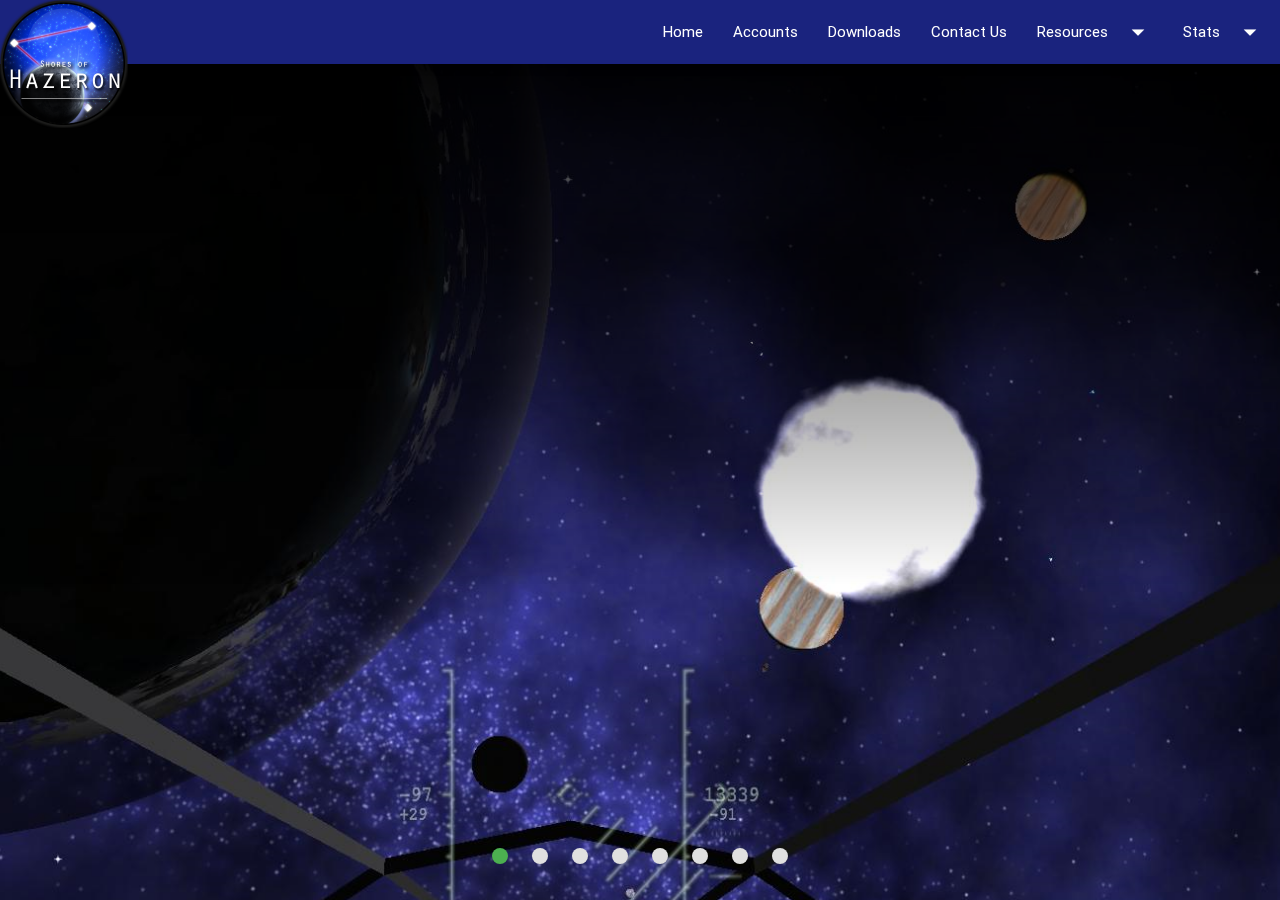
<file: index.html>
<!DOCTYPE html>
<html>
<head lang="en">
    <meta charset="UTF-8">
    <link type="text/css" rel="stylesheet" href="css/materialize.min.css" media="screen,projection" />
    <title>Shores of Hazeron</title>

    <style>
        body {
            background-color: #212121;
            color: #eceff1;
        }
        .navbar-fixed {
            z-index: 200;
        }

        .fit {
            width: 100%;
            height: auto;
            object-fit: cover;
        }

        .gradient {
            position: fixed;
            left: 0;
            top: 0;
            width: 100%;
            height: 100%;
            background: linear-gradient(to top, rgba(0,0,0,0) 35%,black 100%);
        }
    </style>
</head>
<body style="overflow: hidden;">
    <ul id="stats-dropdown" class="dropdown-content indigo" style="margin-top: 64px">
        <li><a href="/servers.html" class="white-text waves-effect waves-light">Servers</a></li>
        <li><a href="/avatars.html" class="white-text waves-effect waves-light">Avatars</a></li>
        <li><a href="/empires.html" class="white-text waves-effect waves-light">Empires</a></li>
    </ul>
    <ul id="resources-dropdown" class="dropdown-content indigo" style="margin-top: 64px">
        <li><a href="/manual" class="white-text waves-effect waves-light">Manual</a></li>
        <li><a href="#" class="white-text waves-effect waves-light">Forums</a></li>
    </ul>
    <nav class="navbar-fixed indigo darken-4">
        <div class="nav-wrapper">
            <a href="/"><img src="/images/logo.png" style="height: 128px"></a>
            <ul class="right">
                <li class="waves-effect waves-light"><a href="/">Home</a></li>
                <li class="waves-effect waves-light"><a href="/account.html">Accounts</a></li>
                <li class="waves-effect waves-light"><a href="/software.html">Downloads</a></li>
                <li class="waves-effect waves-light"><a href="/contact.html">Contact Us</a></li>
                <li class="waves-effect waves-light"><a class="dropdown-button" href="#" data-activates="resources-dropdown">Resources<i class="mdi-navigation-arrow-drop-down right"></i></a></li>
                <li class="waves-effect waves-light"><a class="dropdown-button" href="#" data-activates="stats-dropdown">Stats<i class="mdi-navigation-arrow-drop-down right"></i></a></li>
            </ul>
        </div>
    </nav>
    <div class="container">
        <div class="slider fullscreen">
            <ul class="slides">
                <li>
                    <img src="images/title/title1.png" class="fit">
                    <div class="gradient">
                        <div class="caption center-align">
                            <h3>Shores of Hazeron is an ambitious and revolutionary game set in a science fiction universe</h3>
                        </div>
                    </div>
                </li>
                <li>
                    <img src="images/title/title2.png" class="fit">
                    <div class="gradient">
                        <div class="caption left-align">
                            <h3>We took a new approach</h3>
                            <h5 class="light grey-text text-lighten-3">No off-the-shelf 3D engine was used except OpenGL. Years were devoted to developing entirely new methods and techniques. No cut scenes are ever used to make the transition from one place to another. Walk from terrain onto a spacecraft. Fly that spacecraft into space; travel to another world; choose where to enter its atmosphere and land there; step out of the spacecraft onto the terrain. The only semblance of a cut scene is a shooting-stars effect that appears as you transition from one solar system to another. The result is the biggest most realistic and usable science fiction universe that has ever been attempted.</h5>
                        </div>
                    </div>
                </li>
                <li>
                    <img src="images/title/title4.png" class="fit">
                    <div class="gradient">
                        <div class="caption left-align">
                            <h3 >Are you tired of the air tight movie sets of contemporary 3D games?</h3>
                            <h5 class="light grey-text text-lighten-3">No places are off-limits in Shores of Hazeron. Face any direction and start to walk or swim or fly a riding beast or ride a dirt bike or sailboat. At best you'll circle the globe and return to your starting point; more likely something will kill you and eat you along the way. Build a city to manufacture spacecraft; pick a star in the sky and go there. Explore its planets and moons. Build cities and defenses. Expand your empire and prepare to meet the unknown.</h5>
                        </div>
                    </div>
                </li>
                <li>
                    <img src="images/title/title3.png" class="fit">
                    <div class="gradient">
                        <div class="caption left-align">
                            <h3>Do you want to discover strange new worlds, beam down and see what's there?</h3>
                            <h5 class="light grey-text text-lighten-3">Shores of Hazeron contains millions of worlds and trillions of plants and quadrillions of creatures that no person has ever seen, not even us. Procedural generation of worlds, including the DNA of its plants and animals, results in nearly limitless variations. Fly to any planet you see; no planet is just a picture in the sky. That's not a worn out movie set down below; it's a dense jungle on the coast of a continent; something lives there. Where to land? Which troops to take on the away team?</h5>
                        </div>
                    </div>
                </li>
                <li>
                    <img src="images/title/title5.png" class="fit">
                    <div class="gradient">
                        <div class="caption left-align">
                            <h3>Does designing your own sentient race appeal to you?</h3>
                            <h5 class="light grey-text text-lighten-3">Player characters are created using the same DNA as the animals so the choices are nearly endless. Would your race be a typical bipedal human form, or something completely different, like a speckled two-headed bug, or a gilled fish dude with wings that flies, or even a glowing pink warty thing with a long trunk that leaps like a frog? In Shores of Hazeron you design your own race then spread your race throughout the galaxy.</h5>
                        </div>
                    </div>
                </li>
                <li>
                    <img src="images/title/title6.png" class="fit">
                    <div class="gradient">
                        <div class="caption left-align">
                            <h3>Have you dreamed about the starship you would drive?</h3>
                            <h5 class="light grey-text text-lighten-3">The Enterprise? Nostromo? The Millennium Falcon? A Death Star? Perhaps the Battlestar Galactica? Maybe a Borg cube is more your style? In Shores of Hazeron you design your own deck plans and lay out the systems of your spacecraft, balancing performance against capability, mass against force. Then you manufacture your ship and climb aboard. Simply walk|slither|hunker|crawl|fly|ride|drive through an operable door that opens and closes at your command. Turn the lights on. Walk through its halls. Use control stations to operate the systems of your spacecraft, including transporters to beam to|from planets or other spacecraft.</h5>
                        </div>
                    </div>
                </li>
                <li>
                    <img src="images/title/title8.png" class="fit">
                    <div class="gradient">
                        <div class="caption left-align">
                            <h3>Can you command a starship?</h3>
                            <h5 class="light grey-text text-lighten-3">AI controlled crewmen and troops can operate all the stations and weapons of your spacecraft, carrying out your orders. Other players can also operate the stations and weapons of your spacecraft for ultimate performance. Trade cargo and execute missions to earn money. Prepare to encounter the unknown first-hand. Sensor contact! Are they hostile? Shields up, 80% to front! Lock-on weapons and FIRE! Their shields are down. Energize transporters. Boarding party, follow me!</h5>
                        </div>
                    </div>
                </li>
                <li>
                    <img src="images/title/title7.png" class="fit">
                    <div class="gradient">
                        <div class="caption left-align">
                            <h3>Would you play a massively multi player space game?</h3>
                            <h5 class="light grey-text text-lighten-3">This is a real game, the kind that can be won and lost. Players are organized into empires. Empires are established and maintained by players in the game itself. Your empire can expand and win or be crushed out of existence. Ultimately, Shores of Hazeron is a game of self reliance. No matter where you find yourself, even if reduced to an empty world in some unexplored region of space, you have all that you need to reach for the stars.</h5>
                        </div>
                    </div>
                </li>
            </ul>
        </div>
    </div>

    <script type="text/javascript" src="https://code.jquery.com/jquery-2.1.1.js"></script>
    <script type="text/javascript" src="js/materialize.js"></script>

    <script>
        $(document).ready(function(){
            $('.slider').slider({interval: 30000});
            $(".dropdown-button").dropdown({hover: false});
        });
    </script>
</body>
</html>
</file>
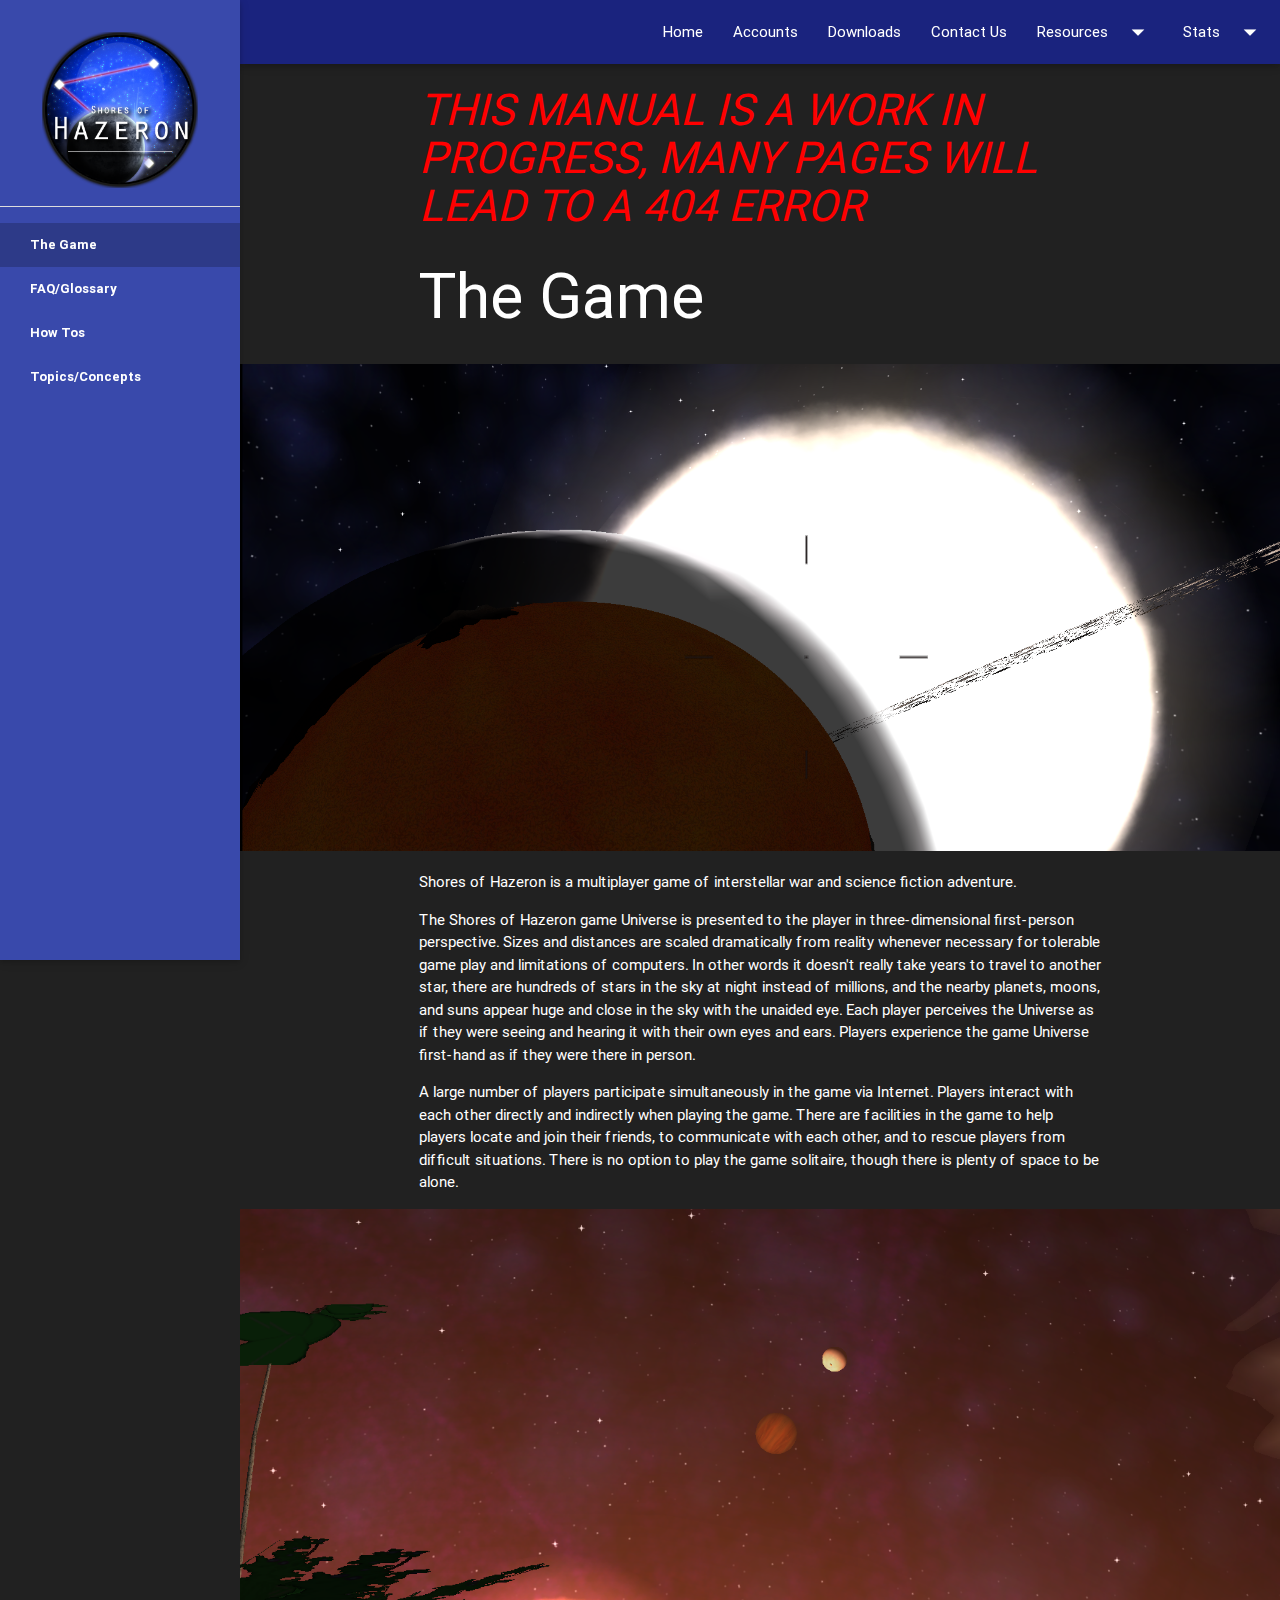
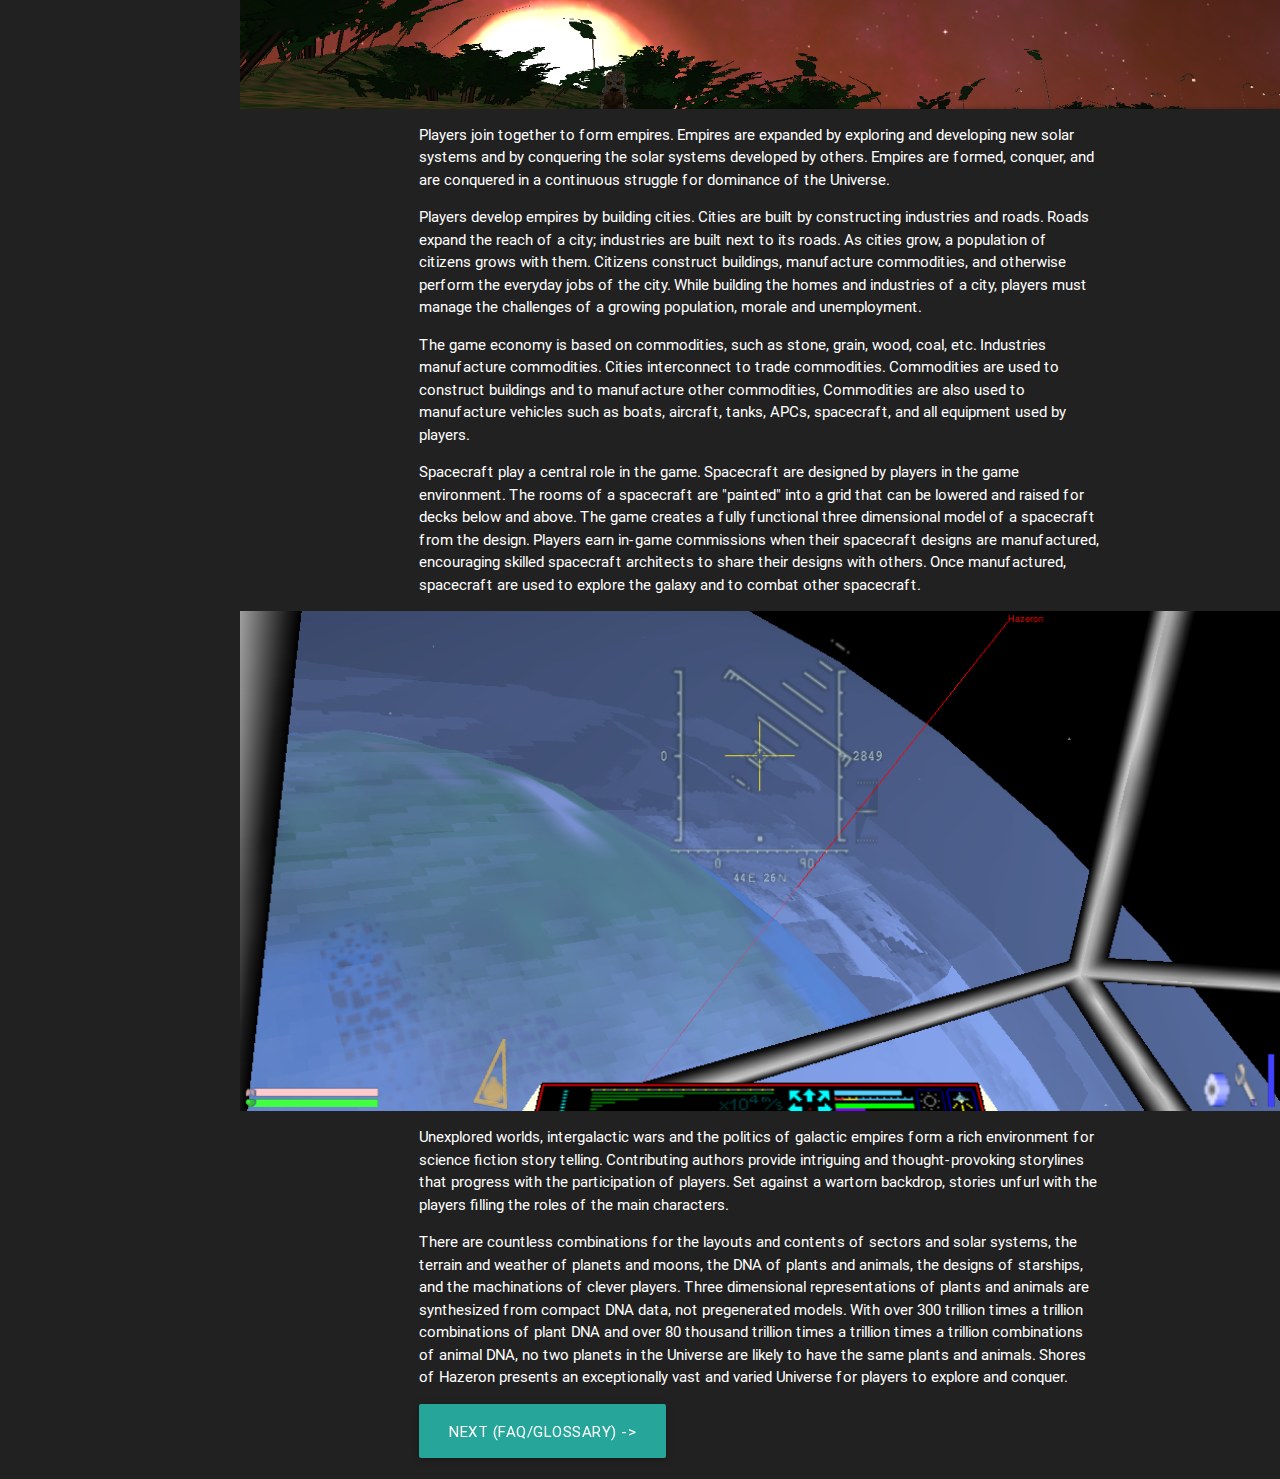
<file: manual/index.html>
<!DOCTYPE html>
<html>
<head lang="en">
    <meta charset="UTF-8">
    <link type="text/css" rel="stylesheet" href="/css/materialize.min.css" media="screen,projection" />
    <link type="text/css" rel="stylesheet" href="css/manual.css" />
    <title>Manual - The Game</title>
</head>
<body class="grey darken-4" style="overflow-x: hidden; color:white;">
    <header>
        <ul id="stats-dropdown" class="dropdown-content indigo" style="margin-top: 64px">
            <li><a href="/servers.html" class="white-text waves-effect waves-light">Servers</a></li>
            <li><a href="/avatars.html" class="white-text waves-effect waves-light">Avatars</a></li>
            <li><a href="/empires.html" class="white-text waves-effect waves-light">Empires</a></li>
        </ul>
        <ul id="resources-dropdown" class="dropdown-content indigo" style="margin-top: 64px">
            <li><a href="/manual" class="white-text waves-effect waves-light">Manual</a></li>
            <li><a href="#" class="white-text waves-effect waves-light">Forums</a></li>
        </ul>
        <nav class="navbar-fixed indigo darken-4">
            <div class="container"><a href="#" data-activates="nav-mobile" class="button-collapse top-nav full"><i class="mdi-navigation-menu"></i></a></div>
            <div class="nav-wrapper">
                <ul class="right">
                    <li class="waves-effect waves-light"><a href="/">Home</a></li>
                    <li class="waves-effect waves-light"><a href="/account.html">Accounts</a></li>
                    <li class="waves-effect waves-light"><a href="/software.html">Downloads</a></li>
                    <li class="waves-effect waves-light"><a href="/contact.html">Contact Us</a></li>
                    <li class="waves-effect waves-light"><a class="dropdown-button" href="#" data-activates="resources-dropdown">Resources<i class="mdi-navigation-arrow-drop-down right"></i></a></li>
                    <li class="waves-effect waves-light"><a class="dropdown-button" href="#" data-activates="stats-dropdown">Stats<i class="mdi-navigation-arrow-drop-down right"></i></a></li>
                </ul>
            </div>
        </nav>

        <ul id="nav-mobile" class="side-nav fixed indigo darken-1">
            <li class="logo"><a id="logo-container" href="/" class="brand-logo">
                <img src="/images/logo.png" width="156"></a></li>
            <li class="active"><b><a href="/manual" class="waves-effect waves-purple white-text">The Game</a></b></li>
            <li><b><a href="faq.html" class="waves-effect waves-purple white-text">FAQ/Glossary</a></b></li>
            <li class="no-padding">
                <ul class="collapsible collapsible-accordion">
                    <li>
                        <a class="collapsible-header waves-effect waves-purple white-text"><b>How Tos</b></a>
                        <div class="collapsible-body">
                            <ul>
                                <li><a href="emperor.html" class="waves-effect waves-purple white-text">Starting as an Emperor</a></li>
                                <li><a href="player.html" class="waves-effect waves-purple white-text">Starting as a Player</a></li>
                                <li><a href="foraging.html" class="waves-effect waves-purple white-text">Foraging</a></li>
                                <li><a href="flagcraft.html" class="waves-effect waves-purple white-text">Hand-Crafting a Flag</a></li>
                                <li><a href="firstcity.html" class="waves-effect waves-purple white-text">Building Your First City</a></li>
                                <li><a href="moonbase.html" class="waves-effect waves-purple white-text">Building a Moonbase</a></li>
                                <li><a href="cargo.html" class="waves-effect waves-purple white-text">Buying and Selling Cargo</a></li>
                                <li><a href="personalItems.html" class="waves-effect waves-purple white-text">Buying and Personal Items</a></li>
                                <li><a href="commspace.html" class="waves-effect waves-purple white-text">Commanding Spacecraft</a></li>
                                <li><a href="designspsh.html" class="waves-effect waves-purple white-text">Designing Spaceships</a></li>
                                <li><a href="designsppo.html" class="waves-effect waves-purple white-text">Designing Spaceports</a></li>
                                <li><a href="designstsh.html" class="waves-effect waves-purple white-text">Designing Starships</a></li>

                            </ul>
                        </div>
                    </li>
                    <li>
                        <a class="collapsible-header waves-effect waves-purple white-text"><b>Topics/Concepts</b></a>
                        <div class="collapsible-body">
                            <ul>
                                <ul>
                                    <li><a href="empires.html" class="waves-effect waves-purple white-text">Empires</a></li>
                                    <li><a href="ai.html" class="waves-effect waves-purple white-text">AI Controlled Empires</a></li>
                                    <li><a href="animals.html" class="waves-effect waves-purple white-text">Animals</a></li>
                                    <li><a href="atmosphere.html" class="waves-effect waves-purple white-text">Atmosphere</a></li>
                                    <li><a href="cities.html" class="waves-effect waves-purple white-text">Cities & Citizens</a></li>
                                    <li><a href="commodities.html" class="waves-effect waves-purple white-text">Commodities</a></li>
                                    <li><a href="comms.html" class="waves-effect waves-purple white-text">Communication</a></li>
                                    <li><a href="construction.html" class="waves-effect waves-purple white-text">Construction</a></li>
                                    <li><a href="designst.html" class="waves-effect waves-purple white-text">Design Studio</a></li>
                                    <li><a href="economy.html" class="waves-effect waves-purple white-text">Economy</a></li>
                                    <li><a href="farms.html" class="waves-effect waves-purple white-text">Farms</a></li>
                                    <li><a href="space.html" class="waves-effect waves-purple white-text">Space</a></li>
                                    <li><a href="controls.html" class="waves-effect waves-purple white-text">Controls</a></li>
                                    <li><a href="manufacturing.html" class="waves-effect waves-purple white-text">Manufacturing</a></li>
                                    <li><a href="plants.html" class="waves-effect waves-purple white-text">Plants</a></li>
                                    <li><a href="rocks.html" class="waves-effect waves-purple white-text">Rocks</a></li>
                                    <li><a href="character.html" class="waves-effect waves-purple white-text">Character</a></li>
                                    <li><a href="technology.html" class="waves-effect waves-purple white-text">Tech Level</a></li>
                                    <li><a href="trade.html" class="waves-effect waves-purple white-text">Trade</a></li>
                                    <li><a href="units.html" class="waves-effect waves-purple white-text">Unit Command</a></li>
                                    <li><a href="vehicles.html" class="waves-effect waves-purple white-text">Vehicles</a></li>
                                    <li><a href="ftl.html" class="waves-effect waves-purple white-text">FTL Travel</a></li>
                                    <li><a href="planets.html" class="waves-effect waves-purple white-text">Planets</a></li>
                                </ul>
                            </ul>
                        </div>
                    </li>
                </ul>
            </li>
        </ul>

    </header>
    <main>
        <div class="container">
            <h3><font color="red"><i>THIS MANUAL IS A WORK IN PROGRESS, MANY PAGES WILL LEAD TO A 404 ERROR</i></font></h3>
            <h1>The Game</h1>
        </div>
        <div class="parallax-container">
            <div class="parallax"><img src="images/The_Game_03.png"></div>
        </div>
        <div class="container">

            <p>Shores of Hazeron is a multiplayer game of interstellar war and science fiction adventure.</p>

            <p>The Shores of Hazeron game Universe is presented to the player in three-dimensional first-person perspective. Sizes and distances are scaled dramatically from reality whenever necessary for tolerable game play and limitations of computers. In other words it doesn't really take years to travel to another star, there are hundreds of stars in the sky at night instead of millions, and the nearby planets, moons, and suns appear huge and close in the sky with the unaided eye. Each player perceives the Universe as if they were seeing and hearing it with their own eyes and ears. Players experience the game Universe first-hand as if they were there in person.</p>

            <p>A large number of players participate simultaneously in the game via Internet. Players interact with each other directly and indirectly when playing the game. There are facilities in the game to help players locate and join their friends, to communicate with each other, and to rescue players from difficult situations. There is no option to play the game solitaire, though there is plenty of space to be alone.</p>
        </div>
        <div class="parallax-container">
            <div class="parallax"><img src="images/The_Game_01.png"></div>
        </div>
        <div class="container">
            <p>Players join together to form empires. Empires are expanded by exploring and developing new solar systems and by conquering the solar systems developed by others. Empires are formed, conquer, and are conquered in a continuous struggle for dominance of the Universe.</p>

            <p>Players develop empires by building cities. Cities are built by constructing industries and roads. Roads expand the reach of a city; industries are built next to its roads. As cities grow, a population of citizens grows with them. Citizens construct buildings, manufacture commodities, and otherwise perform the everyday jobs of the city. While building the homes and industries of a city, players must manage the challenges of a growing population, morale and unemployment.</p>

            <p>The game economy is based on commodities, such as stone, grain, wood, coal, etc. Industries manufacture commodities. Cities interconnect to trade commodities. Commodities are used to construct buildings and to manufacture other commodities, Commodities are also used to manufacture vehicles such as boats, aircraft, tanks, APCs, spacecraft, and all equipment used by players.</p>

            <p>Spacecraft play a central role in the game. Spacecraft are designed by players in the game environment. The rooms of a spacecraft are "painted" into a grid that can be lowered and raised for decks below and above. The game creates a fully functional three dimensional model of a spacecraft from the design. Players earn in-game commissions when their spacecraft designs are manufactured, encouraging skilled spacecraft architects to share their designs with others. Once manufactured, spacecraft are used to explore the galaxy and to combat other spacecraft.</p>
        </div>
        <div class="parallax-container">
            <div class="parallax"><img src="images/The_Game_02.png"></div>
        </div>
        <div class="container">
            <p>Unexplored worlds, intergalactic wars and the politics of galactic empires form a rich environment for science fiction story telling. Contributing authors provide intriguing and thought-provoking storylines that progress with the participation of players. Set against a wartorn backdrop, stories unfurl with the players filling the roles of the main characters.</p>

            <p>There are countless combinations for the layouts and contents of sectors and solar systems, the terrain and weather of planets and moons, the DNA of plants and animals, the designs of starships, and the machinations of clever players. Three dimensional representations of plants and animals are synthesized from compact DNA data, not pregenerated models. With over 300 trillion times a trillion combinations of plant DNA and over 80 thousand trillion times a trillion times a trillion combinations of animal DNA, no two planets in the Universe are likely to have the same plants and animals. Shores of Hazeron presents an exceptionally vast and varied Universe for players to explore and conquer.</p>

            <a href="faq.html" class="btn-large waves-effect waves-light center-align">Next (FAQ/Glossary) -></a>
        </div>
    </main>

    <script type="text/javascript" src="https://code.jquery.com/jquery-2.1.1.js"></script>
    <script type="text/javascript" src="/js/materialize.js"></script>

    <script>
        $(document).ready(function(){
            $(".dropdown-button").dropdown({hover: false});
            $(".collapsible").collapsible();
            $('.parallax').parallax();
            $('.button-collapse').sideNav();
        });
    </script>
</body>
</html>
</file>
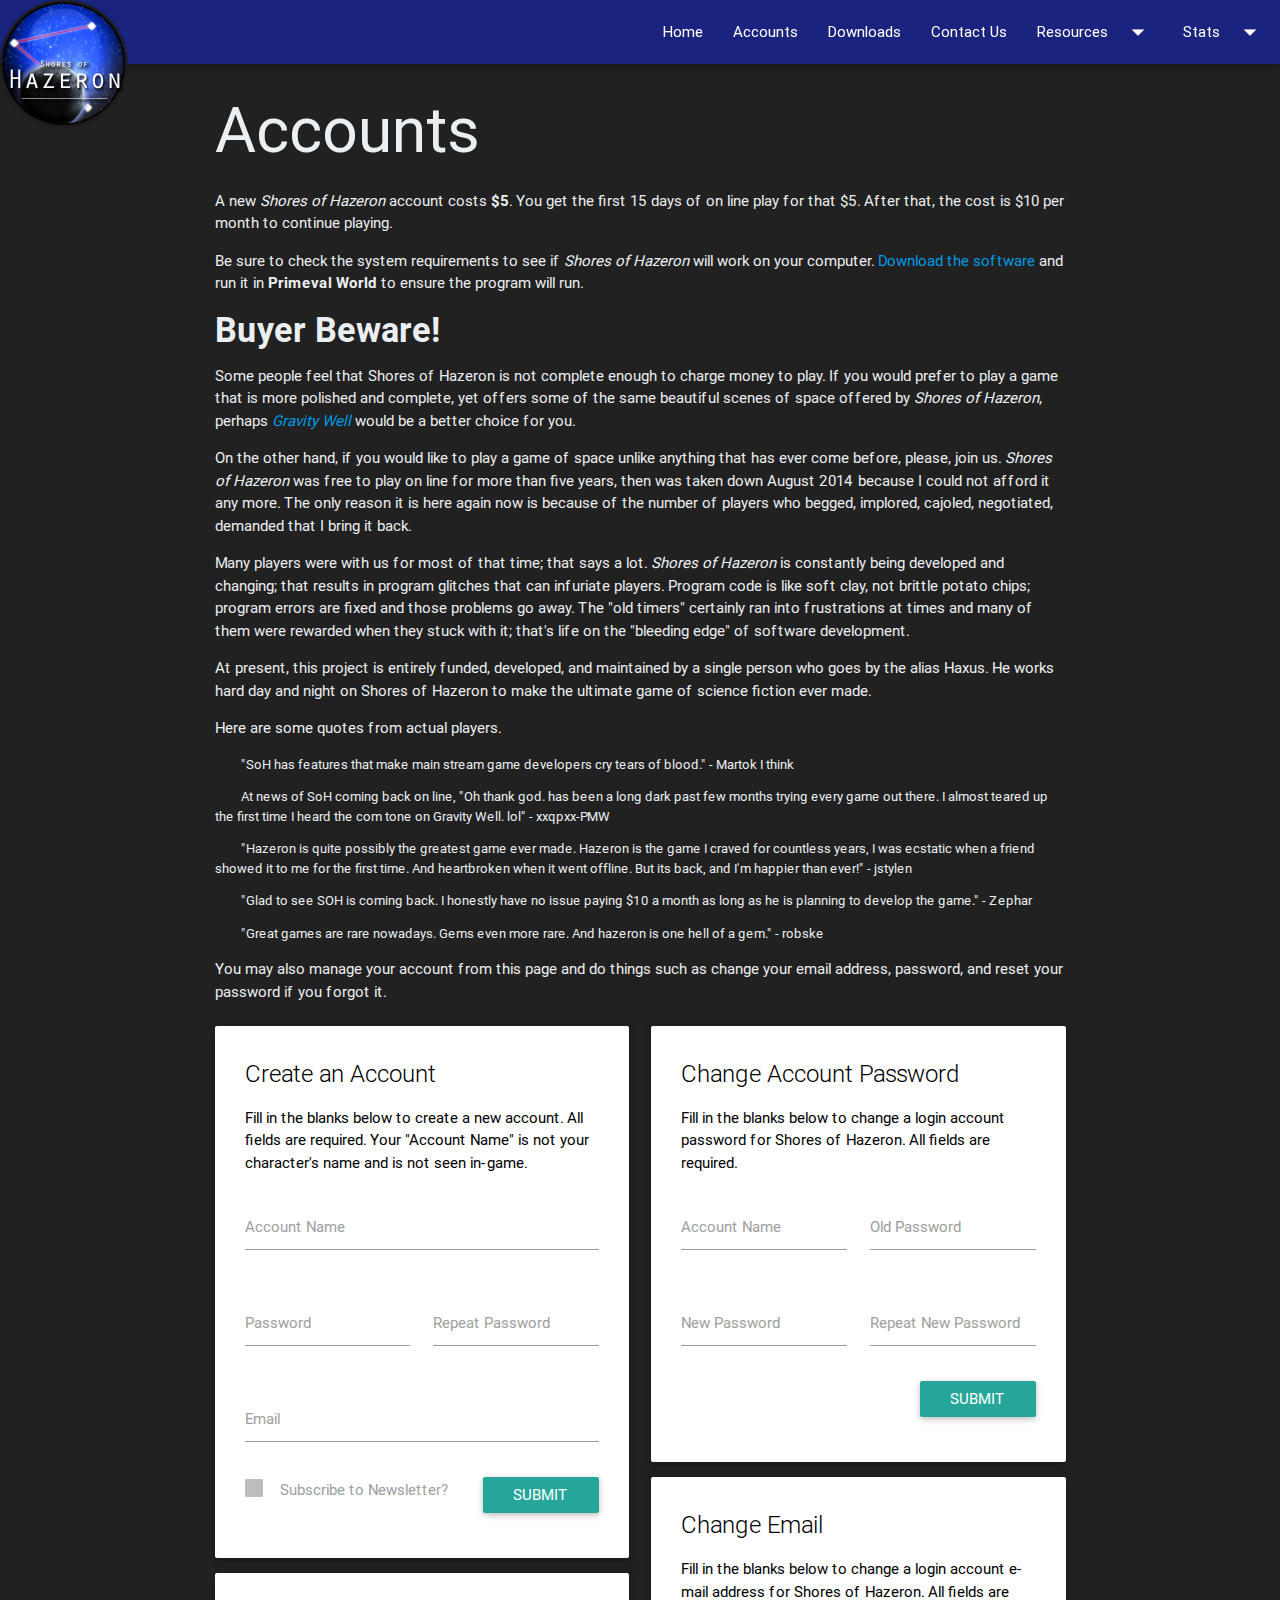
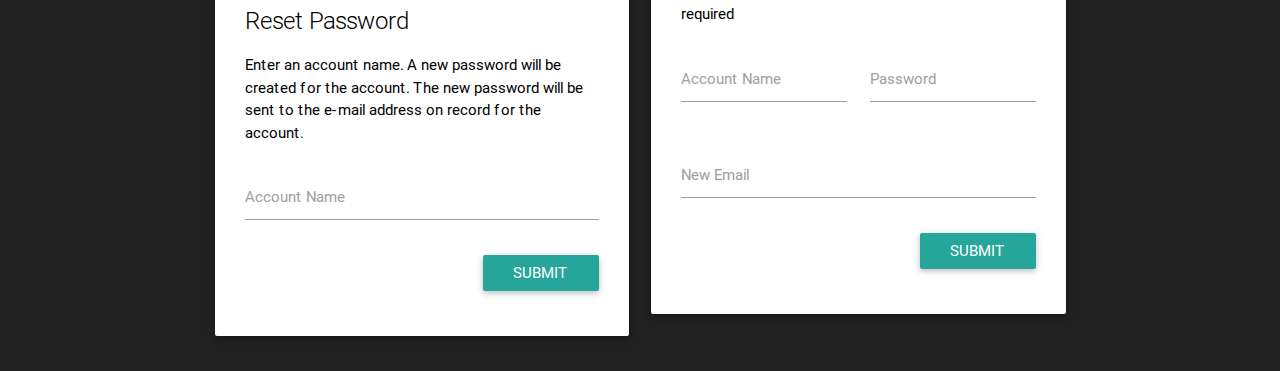
<file: account.html>
<!DOCTYPE html>
<html>
<head lang="en">
    <meta charset="UTF-8">
    <link type="text/css" rel="stylesheet" href="css/materialize.min.css" media="screen,projection" />
    <title>Shores of Hazeron</title>

    <style>
        body {
            background-color: #212121;
            color: #eceff1;
        }
        .navbar-fixed {
            z-index: 200;
        }

        .fit {
            width: 100%;
            height: auto;
            object-fit: cover;
        }

        .gradient {
            position: fixed;
            left: 0;
            top: 0;
            width: 100%;
            height: 100%;
            background: linear-gradient(to top, rgba(0,0,0,0) 35%,black 100%);
        }
    </style>
</head>
<body class="grey darken-4" style="overflow: hidden;">
<ul id="stats-dropdown" class="dropdown-content indigo" style="margin-top: 64px">
    <li><a href="#" class="white-text waves-effect waves-light">Servers</a></li>
    <li><a href="#" class="white-text waves-effect waves-light">Avatars</a></li>
    <li><a href="#" class="white-text waves-effect waves-light">Empires</a></li>
</ul>
<ul id="resources-dropdown" class="dropdown-content indigo" style="margin-top: 64px">
    <li><a href="manual" class="white-text waves-effect waves-light">Manual</a></li>
    <li><a href="#" class="white-text waves-effect waves-light">Forums</a></li>
</ul>
<nav class="navbar-fixed indigo darken-4">
    <div class="nav-wrapper">
        <a href="/"><img src="/images/logo.png" style="height: 128px"></a>
        <ul class="right">
            <li class="waves-effect waves-light"><a href="/">Home</a></li>
            <li class="waves-effect waves-light"><a href="/account.html">Accounts</a></li>
            <li class="waves-effect waves-light"><a href="/software.html">Downloads</a></li>
            <li class="waves-effect waves-light"><a href="/contact.html">Contact Us</a></li>
            <li class="waves-effect waves-light"><a class="dropdown-button" href="#" data-activates="resources-dropdown">Resources<i class="mdi-navigation-arrow-drop-down right"></i></a></li>
            <li class="waves-effect waves-light"><a class="dropdown-button" href="#" data-activates="stats-dropdown">Stats<i class="mdi-navigation-arrow-drop-down right"></i></a></li>
        </ul>
    </div>
</nav>
<div class="container">
    <h1>Accounts</h1>
    <p>A new <i>Shores of Hazeron</i> account costs <b>$5</b>. You get the first 15 days of on line play for that $5. After that, the cost is $10 per month to continue playing.</p>
    <p>Be sure to check the system requirements to see if <i>Shores of Hazeron</i> will work on your computer. <a href="/software.html">Download the software</a> and run it in <b>Primeval World</b> to ensure the program will run.</p>
    <h4><b>Buyer Beware!</b></h4>
    <p>Some people feel that Shores of Hazeron is not complete enough to charge money to play. If you would prefer to play a game that is more polished and complete, yet offers some of the same beautiful scenes of space offered by <i>Shores of Hazeron</i>, perhaps <a href="http://gw.softwareengineering.com/"><i>Gravity Well</i></a> would be a better choice for you.</p>
    <p>On the other hand, if you would like to play a game of space unlike anything that has ever come before, please, join us. <i>Shores of Hazeron</i> was free to play on line for more than five years, then was taken down August 2014 because I could not afford it any more. The only reason it is here again now is because of the number of players who begged, implored, cajoled, negotiated, demanded that I bring it back.</p>
    <p>Many players were with us for most of that time; that says a lot. <i>Shores of Hazeron</i> is constantly being developed and changing; that results in program glitches that can infuriate players. Program code is like soft clay, not brittle potato chips; program errors are fixed and those problems go away. The "old timers" certainly ran into frustrations at times and many of them were rewarded when they stuck with it; that's life on the "bleeding edge" of software development.</p>
    <p>At present, this project is entirely funded, developed, and maintained by a single person who goes by the alias Haxus. He works hard day and night on Shores of Hazeron to make the ultimate game of science fiction ever made.</p>
    <p>Here are some quotes from actual players.

    <p style="font-size: small;">&emsp;&emsp;"SoH has features that make main stream game developers cry tears of blood." - Martok I think</p>
    <p style="font-size: small;">&emsp;&emsp;At news of SoH coming back on line, "Oh thank god. has been a long dark past few months trying every game out there. I almost teared up the first time I heard the com tone on Gravity Well. lol" - xxqpxx-PMW</p>
    <p style="font-size: small;">&emsp;&emsp;"Hazeron is quite possibly the greatest game ever made. Hazeron is the game I craved for countless years, I was ecstatic when a friend showed it to me for the first time. And heartbroken when it went offline. But its back, and I'm happier than ever!" - jstylen</p>
    <p style="font-size: small;">&emsp;&emsp;"Glad to see SOH is coming back. I honestly have no issue paying $10 a month as long as he is planning to develop the game." - Zephar</p>
    <p style="font-size: small;">&emsp;&emsp;"Great games are rare nowadays. Gems even more rare. And hazeron is one hell of a gem." - robske</p>

    <p>You may also manage your account from this page and do things such as change your email address, password, and reset your password if you forgot it.</p>

    <div class="row">
        <div class="col l6 s12">
            <div class="card black-text" style="padding: 2em;">
                <header class="card-title black-text">Create an Account</header>
                <p>Fill in the blanks below to create a new account. All fields are required. Your "Account Name" is not your character's name and is not seen in-game.</p>
                <form method="post" action="http://www.hazeron.com/cgi-bin/AcctNew">
                    <div class="row">
                        <div class="input-field col s12">
                            <input required="required" id="acctname" name="acctname" type="text" class="validate" />
                            <label for="acctname">Account Name</label>
                        </div>
                    </div>
                    <div class="row">
                        <div class="input-field col s6">
                            <input required="required" id="password" name="password1" type="password" class="validate" />
                            <label for="password">Password</label>
                        </div>
                        <div class="input-field col s6">
                            <input required="required" id="passwordrepeat" name="password2" type="password" class="validate" />
                            <label for="passwordrepeat">Repeat Password</label>
                        </div>
                        <script>
                            var checkCreateValid = function() {
                                if ($("#password").val() != $("#passwordrepeat").val()) {
                                    $("#passwordrepeat")[0].setCustomValidity("Passwords must match.");
                                } else {
                                    $("#passwordrepeat").click()[0].setCustomValidity("");
                                }
                            };
                        </script>
                    </div>
                    <div class="row">
                        <div class="input-field col s12">
                            <input required="required" id="email" name="email" type="email" class="validate" />
                            <label for="email">Email</label>
                        </div>
                    </div>
                    <input disabled type="checkbox" name="newsletter" id="newsletterbox"/>
                    <label for="newsletterbox">Subscribe to Newsletter?</label>
                    <input class="btn right" type="submit" value="Submit" name="accnew_submit">
                </form>
            </div>
            <div class="card black-text" style="padding: 2em;">
                <header class="card-title black-text">Reset Password</header>
                <p>Enter an account name. A new password will be created for the account. The new password will be sent to the e-mail address on record for the account.</p>
                <form method="post" action="http://www.hazeron.com/cgi-bin/AcctSendPassword">
                    <div class="row">
                        <div class="input-field col s12">
                            <input required="required" id="acctnamerpswd" name="acctname" type="text" class="validate" />
                            <label for="acctnamerpswd">Account Name</label>
                        </div>
                    </div>
                    <input class="btn right" type="submit" value="Submit" name="ch_pass_submit">
                </form>
            </div>
        </div>
        <div class="col l6 s12">
            <div class="card black-text" style="padding: 2em;">
                <header class="card-title black-text">Change Account Password</header>
                <p>Fill in the blanks below to change a login account password for Shores of Hazeron. All fields are required.</p>
                <form method="post" action="http://www.hazeron.com/cgi-bin/AcctPassword">
                    <div class="row">
                        <div class="input-field col s6">
                            <input required="required" id="acctnamechpswd" name="acctname" type="text" class="validate" />
                            <label for="acctnamechpswd">Account Name</label>
                        </div>
                        <div class="input-field col s6">
                            <input required="required" id="oldpasswordchpswd" name="password" type="password" class="validate" />
                            <label for="oldpasswordchpswd">Old Password</label>
                        </div>
                    </div>
                    <div class="row">
                        <div class="input-field col s6">
                            <input required="required" id="passwordchpswd" name="newpassword1" type="password" class="validate" />
                            <label for="passwordchpswd">New Password</label>
                        </div>
                        <div class="input-field col s6">
                            <input required="required" id="passwordrepeatchpswd" name="newpassword2" type="password" class="validate" />
                            <label for="passwordrepeatchpswd">Repeat New Password</label>
                        </div>
                        <script>
                            var checkChangeValid = function() {
                                if ($("#passwordchpswd").val() != $("#passwordrepeatchpswd").val()) {
                                    $("#passwordrepeatchpswd")[0].setCustomValidity("Passwords must match.");
                                } else {
                                    $("#passwordrepeatchpswd").click()[0].setCustomValidity("");
                                }
                            };
                        </script>
                    </div>
                    <input class="btn right" type="submit" value="Submit" name="ch_pass_submit">
                </form>
            </div>
            <div class="card black-text" style="padding: 2em;">
                <header class="card-title black-text">Change Email</header>
                <p>Fill in the blanks below to change a login account e-mail address for Shores of Hazeron. All fields are required</p>
                <form method="post" action="http://www.hazeron.com/cgi-bin/AcctEmail">
                    <div class="row">
                        <div class="input-field col s6">
                            <input required="required" type="text" name="acctname" id="acctnameem" class="validate" class="validate"/>
                            <label for="acctnameem">Account Name</label>
                        </div>
                        <div class="input-field col s6">
                            <input required="required" type="password" name="password" id="passwordem" class="validate"/>
                            <label for="passwordem">Password</label>
                        </div>
                    </div>
                    <div class="row">
                        <div class="input-field col s12">
                            <input required="required" type="email" name="newemail" id="emailem" class="validate"/>
                            <label for="emailem">New Email</label>
                        </div>
                    </div>
                    <input class="btn right" type="submit" value="Submit" name="emailchange_submit">
                </form>
            </div>
        </div>
    </div>
</div>

<script type="text/javascript" src="https://code.jquery.com/jquery-2.1.1.js"></script>
<script type="text/javascript" src="js/materialize.js"></script>

<script>
    $(document).ready(function(){
        $('.slider').slider({interval: 30000});
        $(".dropdown-button").dropdown({hover: false});
        $("#passwordchpswd").change(checkChangeValid);
        $("#passwordrepeatchpswd").change(checkChangeValid);
        $("#password").change(checkCreateValid);
        $("#passwordrepeat").change(checkCreateValid);
    });
</script>
</body>
</html>
</file>
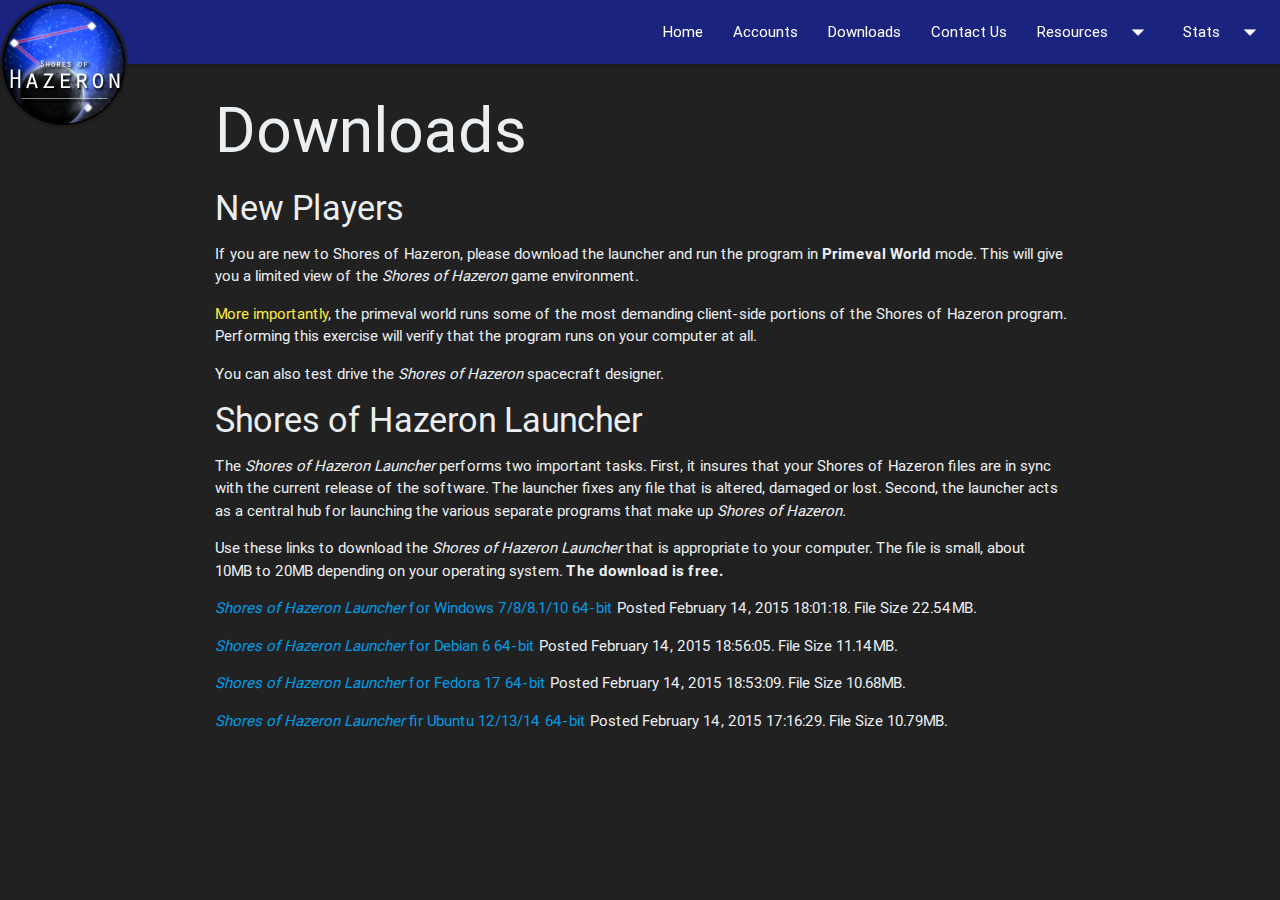
<file: software.html>
<!DOCTYPE html>
<html>
<head lang="en">
    <meta charset="UTF-8">
    <link type="text/css" rel="stylesheet" href="css/materialize.min.css" media="screen,projection" />
    <title>Shores of Hazeron - Downloads</title>

    <style>
        body {
            background-color: #212121;
            color: #eceff1;
        }
        .navbar-fixed {
            z-index: 200;
        }

        .fit {
            width: 100%;
            height: auto;
            object-fit: cover;
        }

        .gradient {
            position: fixed;
            left: 0;
            top: 0;
            width: 100%;
            height: 100%;
            background: linear-gradient(to top, rgba(0,0,0,0) 35%,black 100%);
        }
    </style>
</head>
<body style="overflow: hidden;">
<ul id="stats-dropdown" class="dropdown-content indigo" style="margin-top: 64px">
    <li><a href="/servers.html" class="white-text waves-effect waves-light">Servers</a></li>
    <li><a href="/avatars.html" class="white-text waves-effect waves-light">Avatars</a></li>
    <li><a href="/empires.html" class="white-text waves-effect waves-light">Empires</a></li>
</ul>
<ul id="resources-dropdown" class="dropdown-content indigo" style="margin-top: 64px">
    <li><a href="/manual" class="white-text waves-effect waves-light">Manual</a></li>
    <li><a href="#" class="white-text waves-effect waves-light">Forums</a></li>
</ul>
<nav class="navbar-fixed indigo darken-4">
    <div class="nav-wrapper">
        <a href="/"><img src="/images/logo.png" style="height: 128px"></a>
        <ul class="right">
            <li class="waves-effect waves-light"><a href="/">Home</a></li>
            <li class="waves-effect waves-light"><a href="/account.html">Accounts</a></li>
            <li class="waves-effect waves-light"><a href="/software.html">Downloads</a></li>
            <li class="waves-effect waves-light"><a href="/contact.html">Contact Us</a></li>
            <li class="waves-effect waves-light"><a class="dropdown-button" href="#" data-activates="resources-dropdown">Resources<i class="mdi-navigation-arrow-drop-down right"></i></a></li>
            <li class="waves-effect waves-light"><a class="dropdown-button" href="#" data-activates="stats-dropdown">Stats<i class="mdi-navigation-arrow-drop-down right"></i></a></li>
        </ul>
    </div>
</nav>
<div class="container">
    <h1>Downloads</h1>
    <h4>New Players</h4>
    <p>If you are new to Shores of Hazeron, please download the launcher and run the program in <b>Primeval World</b> mode. This will give you a limited view of the <i>Shores of Hazeron</i> game environment.</p>
    <p><f class="yellow-text">More importantly</f>, the primeval world runs some of the most demanding client-side portions of the Shores of Hazeron program. Performing this exercise will verify that the program runs on your computer at all.</p>
    <p>You can also test drive the <i>Shores of Hazeron</i> spacecraft designer.</p>
    <h4>Shores of Hazeron Launcher</h4>
    <p>The <i>Shores of Hazeron Launcher</i> performs two important tasks. First, it insures that your Shores of Hazeron files are in sync with the current release of the software. The launcher fixes any file that is altered, damaged or lost. Second, the launcher acts as a central hub for launching the various separate programs that make up <i>Shores of Hazeron.</i></p>
    <p>Use these links to download the <i>Shores of Hazeron Launcher</i> that is appropriate to your computer. The file is small, about 10MB to 20MB depending on your operating system. <b>The download is free.</b></p>

    <p><a href="http://www.hazeron.com/software/HazeronInstall64.exe"><i>Shores of Hazeron Launcher</i> for Windows 7/8/8.1/10 64-bit</a> Posted February 14, 2015 18:01:18. File Size 22.54MB.</p>
    <p><a href="http://www.hazeron.com/software/ShoresOfHazeron64deb7.tar.gz"><i>Shores of Hazeron Launcher</i> for Debian 6 64-bit</a> Posted February 14, 2015 18:56:05. File Size 11.14MB.</p>
    <p><a href="http://www.hazeron.com/software/ShoresOfHazeron64fed17.tar.gz"><i>Shores of Hazeron Launcher</i> for Fedora 17 64-bit</a> Posted February 14, 2015 18:53:09. File Size 10.68MB.</p>
    <p><a href="http://www.hazeron.com/software/ShoresOfHazeron64ub14.tar.gz"><i>Shores of Hazeron Launcher</i> fir Ubuntu 12/13/14 64-bit</a> Posted February 14, 2015 17:16:29. File Size 10.79MB.</p>
</div>

<script type="text/javascript" src="https://code.jquery.com/jquery-2.1.1.js"></script>
<script type="text/javascript" src="js/materialize.js"></script>

<script>
    $(document).ready(function(){
        $('.slider').slider({interval: 30000});
        $(".dropdown-button").dropdown({hover: false});
    });
</script>
</body>
</html>
</file>
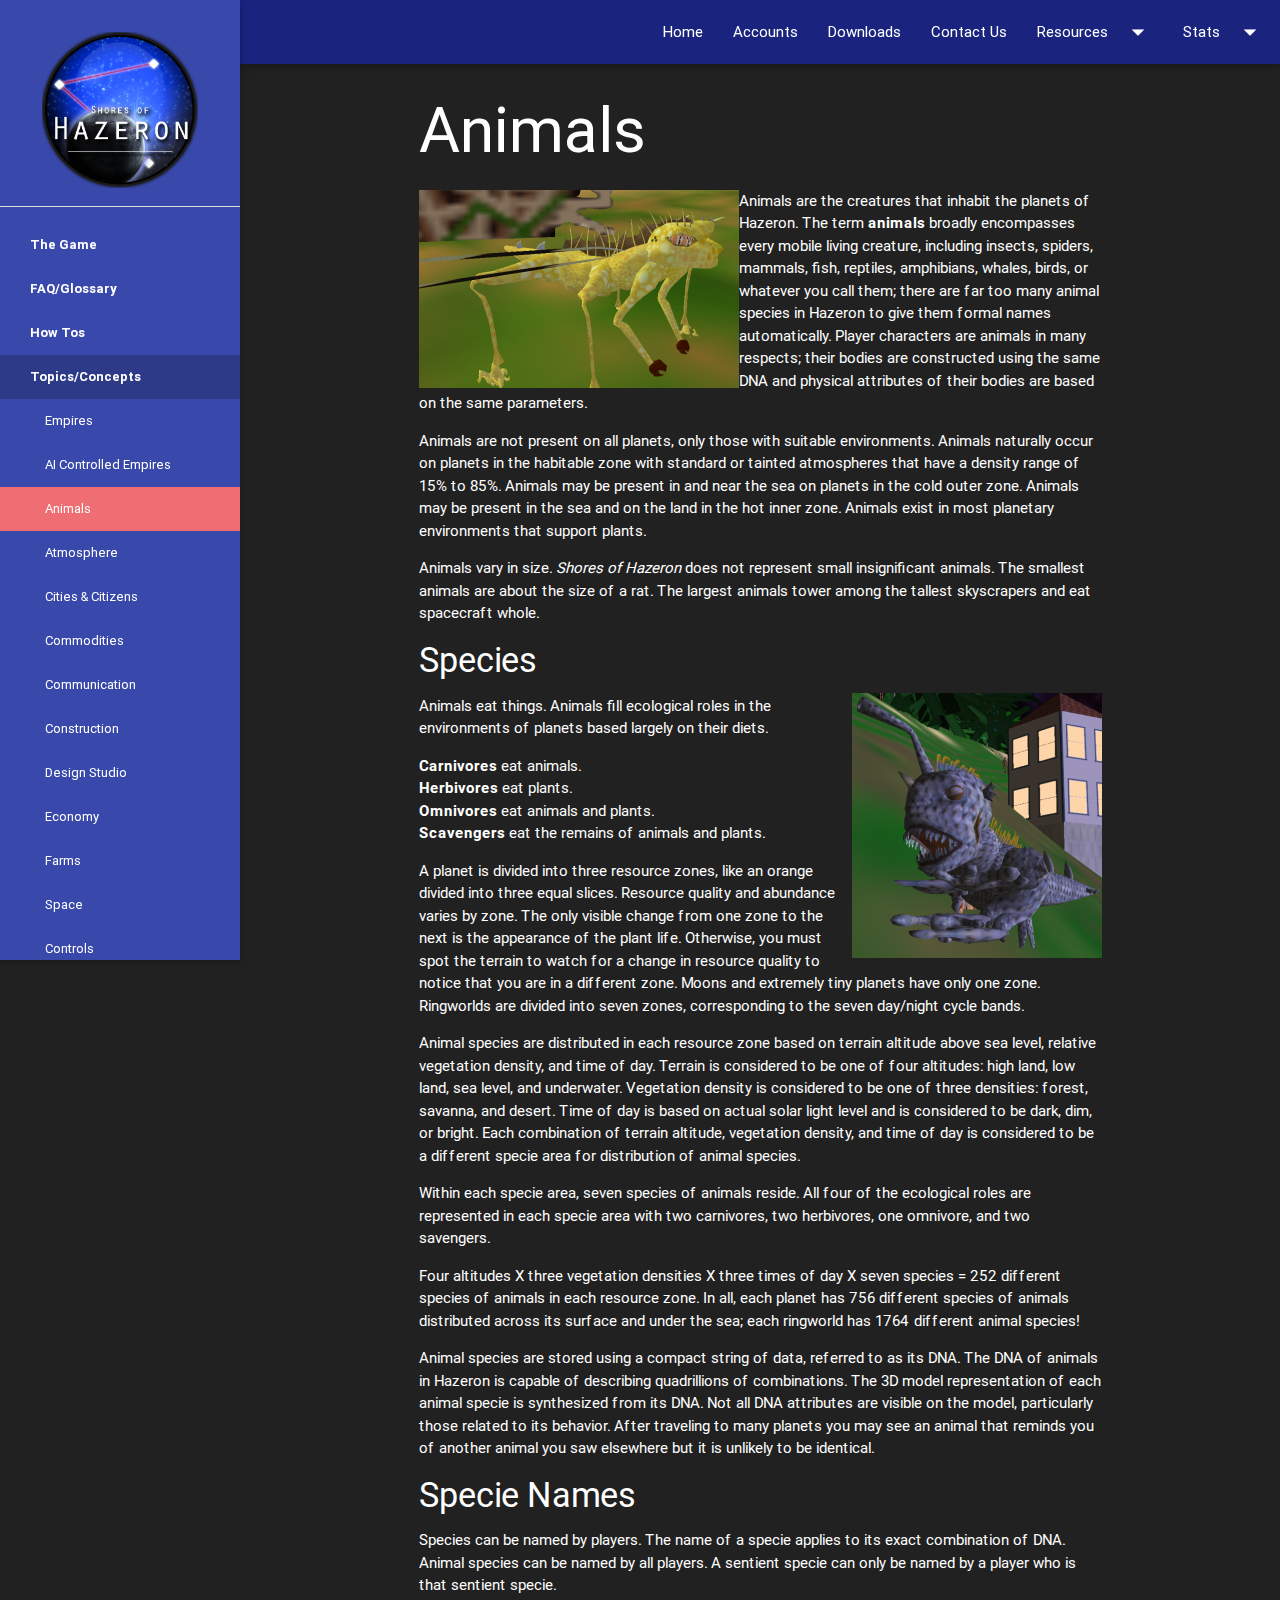
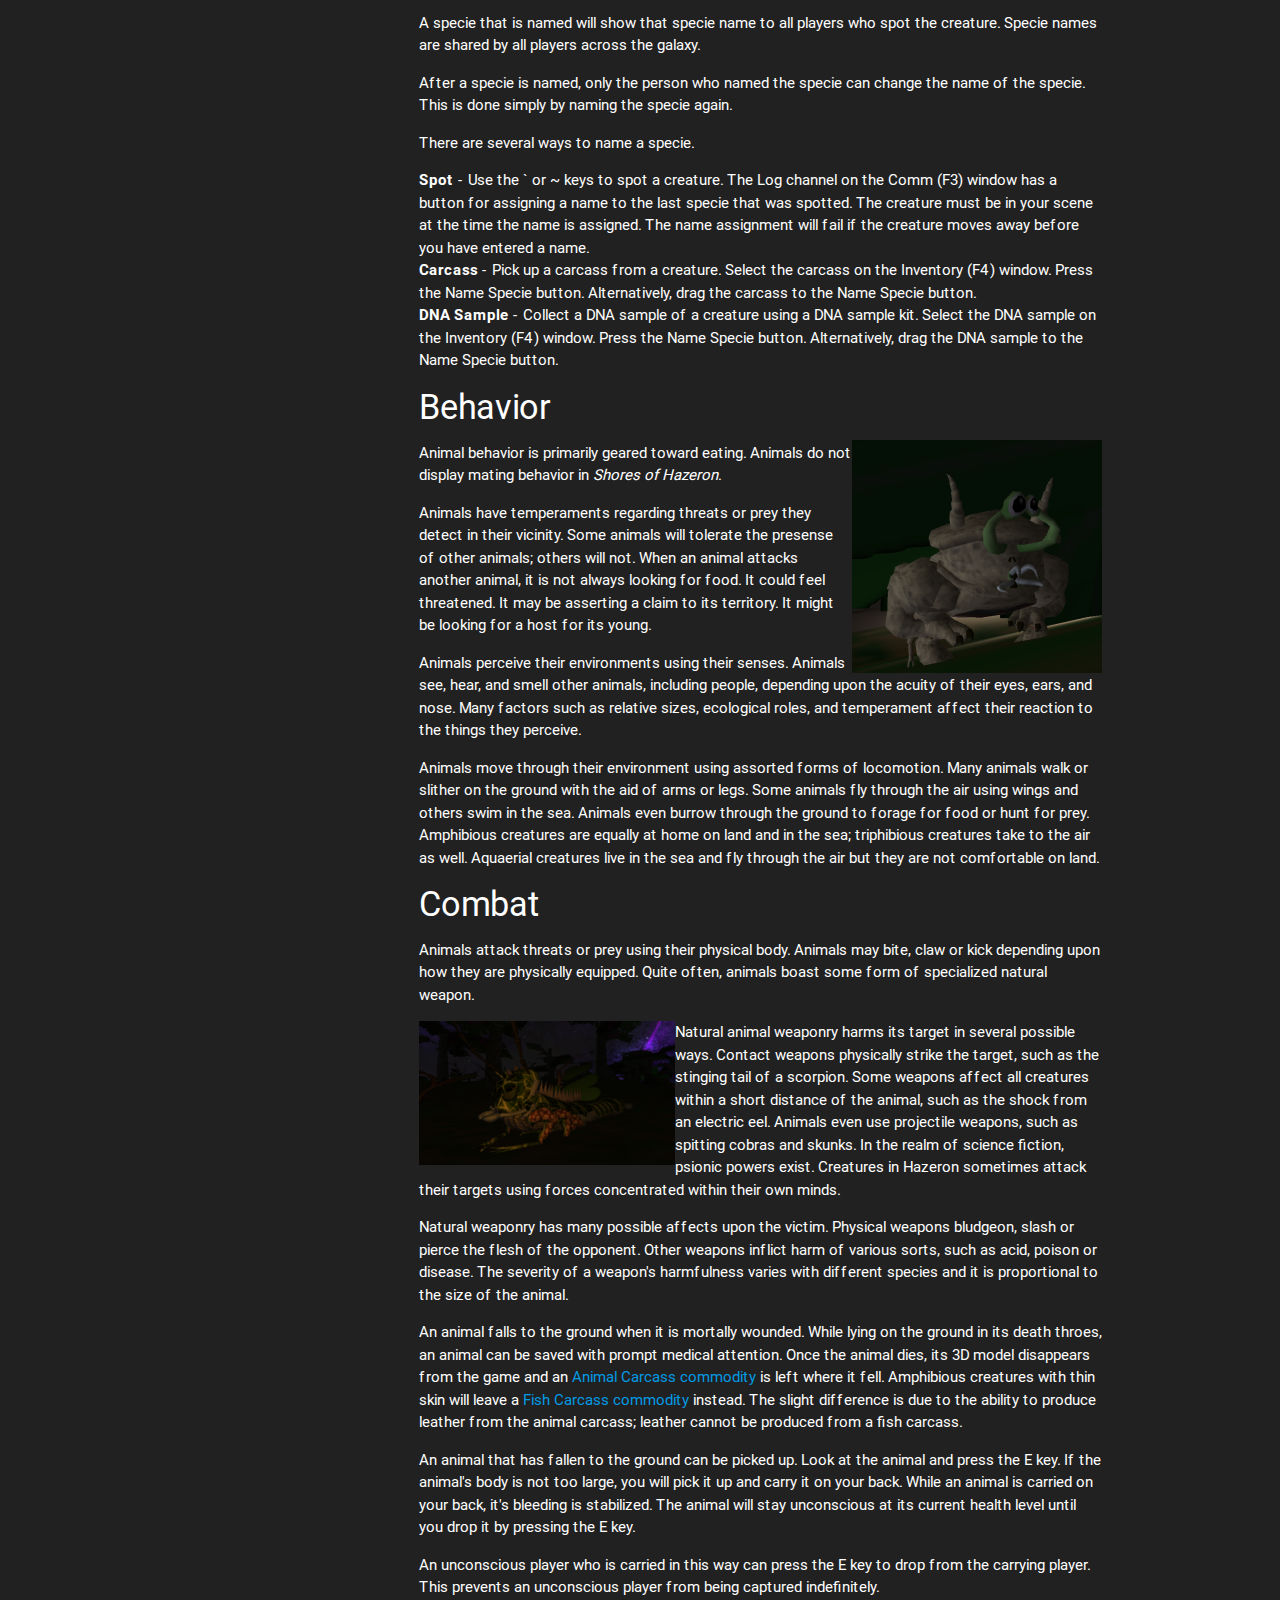
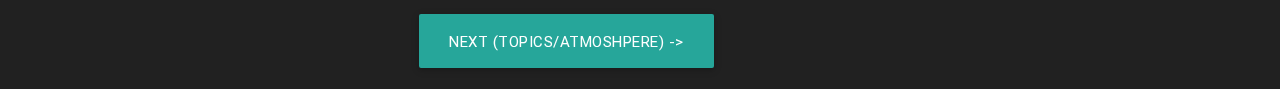
<file: manual/animals.html>
<!DOCTYPE html>
<html>
<head lang="en">
    <meta charset="UTF-8">
    <link type="text/css" rel="stylesheet" href="/css/materialize.min.css" media="screen,projection"/>
    <link type="text/css" rel="stylesheet" href="css/manual.css"/>
    <title>Manual - Animals</title>
</head>
<body class="grey darken-4" style="overflow-x: hidden; color:white;">
<header>
    <ul id="stats-dropdown" class="dropdown-content indigo" style="margin-top: 64px">
        <li><a href="/servers.html" class="white-text waves-effect waves-light">Servers</a></li>
        <li><a href="/avatars.html" class="white-text waves-effect waves-light">Avatars</a></li>
        <li><a href="/empires.html" class="white-text waves-effect waves-light">Empires</a></li>
    </ul>
    <ul id="resources-dropdown" class="dropdown-content indigo" style="margin-top: 64px">
        <li><a href="/manual" class="white-text waves-effect waves-light">Manual</a></li>
        <li><a href="#" class="white-text waves-effect waves-light">Forums</a></li>
    </ul>
    <nav class="navbar-fixed indigo darken-4">
        <div class="container"><a href="#" data-activates="nav-mobile" class="button-collapse top-nav full"><i
                class="mdi-navigation-menu"></i></a></div>
        <div class="nav-wrapper">
            <ul class="right">
                <li class="waves-effect waves-light"><a href="/">Home</a></li>
                <li class="waves-effect waves-light"><a href="/account.html">Accounts</a></li>
                <li class="waves-effect waves-light"><a href="/software.html">Downloads</a></li>
                <li class="waves-effect waves-light"><a href="/contact.html">Contact Us</a></li>
                <li class="waves-effect waves-light"><a class="dropdown-button" href="#"
                                                        data-activates="resources-dropdown">Resources<i
                        class="mdi-navigation-arrow-drop-down right"></i></a></li>
                <li class="waves-effect waves-light"><a class="dropdown-button" href="#"
                                                        data-activates="stats-dropdown">Stats<i
                        class="mdi-navigation-arrow-drop-down right"></i></a></li>
            </ul>
        </div>
    </nav>
    <ul id="nav-mobile" class="side-nav fixed indigo darken-1">
        <li class="logo"><a id="logo-container" href="/" class="brand-logo">
            <img src="/images/logo.png" width="156"></a></li>
        <li><b><a href="/manual" class="waves-effect waves-purple white-text">The Game</a></b></li>
        <li><b><a href="faq.html" class="waves-effect waves-purple white-text">FAQ/Glossary</a></b></li>
        <li class="no-padding">
            <ul class="collapsible collapsible-accordion">
                <li>
                    <a class="collapsible-header waves-effect waves-purple white-text"><b>How Tos</b></a>

                    <div class="collapsible-body">
                        <ul>
                            <li><a href="emperor.html" class="waves-effect waves-purple white-text">Starting as an
                                Emperor</a></li>
                            <li><a href="player.html" class="waves-effect waves-purple white-text">Starting as a
                                Player</a></li>
                            <li><a href="foraging.html" class="waves-effect waves-purple white-text">Foraging</a></li>
                            <li><a href="flagcraft.html" class="waves-effect waves-purple white-text">Hand-Crafting a
                                Flag</a></li>
                            <li><a href="firstcity.html" class="waves-effect waves-purple white-text">Building Your
                                First City</a></li>
                            <li><a href="moonbase.html" class="waves-effect waves-purple white-text">Building a
                                Moonbase</a></li>
                            <li><a href="cargo.html" class="waves-effect waves-purple white-text">Buying and Selling
                                Cargo</a></li>
                            <li><a href="personalItems.html" class="waves-effect waves-purple white-text">Buying and
                                Personal Items</a></li>
                            <li><a href="commspace.html" class="waves-effect waves-purple white-text">Commanding
                                Spacecraft</a></li>
                            <li><a href="designspsh.html" class="waves-effect waves-purple white-text">Designing
                                Spaceships</a></li>
                            <li><a href="designsppo.html" class="waves-effect waves-purple white-text">Designing
                                Spaceports</a></li>
                            <li><a href="designstsh.html" class="waves-effect waves-purple white-text">Designing
                                Starships</a></li>

                        </ul>
                    </div>
                </li>
                <li>
                    <a class="collapsible-header active waves-effect waves-purple white-text"><b>Topics/Concepts</b></a>

                    <div class="collapsible-body">
                        <ul>
                            <li><a href="empires.html" class="waves-effect waves-purple white-text">Empires</a></li>
                            <li><a href="ai.html" class="waves-effect waves-purple white-text">AI Controlled Empires</a>
                            </li>
                            <li class="active"><a href="animals.html" class="waves-effect waves-purple white-text">Animals</a></li>
                            <li><a href="atmosphere.html" class="waves-effect waves-purple white-text">Atmosphere</a>
                            </li>
                            <li><a href="cities.html" class="waves-effect waves-purple white-text">Cities & Citizens</a>
                            </li>
                            <li><a href="commodities.html" class="waves-effect waves-purple white-text">Commodities</a>
                            </li>
                            <li><a href="comms.html" class="waves-effect waves-purple white-text">Communication</a></li>
                            <li><a href="construction.html"
                                   class="waves-effect waves-purple white-text">Construction</a></li>
                            <li><a href="designst.html" class="waves-effect waves-purple white-text">Design Studio</a>
                            </li>
                            <li><a href="economy.html" class="waves-effect waves-purple white-text">Economy</a></li>
                            <li><a href="farms.html" class="waves-effect waves-purple white-text">Farms</a></li>
                            <li><a href="space.html" class="waves-effect waves-purple white-text">Space</a></li>
                            <li><a href="controls.html" class="waves-effect waves-purple white-text">Controls</a></li>
                            <li><a href="manufacturing.html"
                                   class="waves-effect waves-purple white-text">Manufacturing</a></li>
                            <li><a href="plants.html" class="waves-effect waves-purple white-text">Plants</a></li>
                            <li><a href="rocks.html" class="waves-effect waves-purple white-text">Rocks</a></li>
                            <li><a href="character.html" class="waves-effect waves-purple white-text">Character</a></li>
                            <li><a href="technology.html" class="waves-effect waves-purple white-text">Tech Level</a>
                            </li>
                            <li><a href="trade.html" class="waves-effect waves-purple white-text">Trade</a></li>
                            <li><a href="units.html" class="waves-effect waves-purple white-text">Unit Command</a></li>
                            <li><a href="vehicles.html" class="waves-effect waves-purple white-text">Vehicles</a></li>
                            <li><a href="ftl.html" class="waves-effect waves-purple white-text">FTL Travel</a></li>
                            <li><a href="planets.html" class="waves-effect waves-purple white-text">Planets</a></li>
                        </ul>
                    </div>
                </li>
            </ul>
        </li>
    </ul>

</header>
<main>
    <div class="container">
        <!-- Infomation -->
        <h1>Animals</h1>
        <img src="images/YellowAnimalT.png" align="left"/>
        <p>Animals are the creatures that inhabit the planets of Hazeron. The term <b>animals</b> broadly encompasses every mobile living creature, including insects, spiders, mammals, fish, reptiles, amphibians, whales, birds, or whatever you call them; there are far too many animal species in Hazeron to give them formal names automatically. Player characters are animals in many respects; their bodies are constructed using the same DNA and physical attributes of their bodies are based on the same parameters.</p>
        <p>Animals are not present on all planets, only those with suitable environments. Animals naturally occur on planets in the habitable zone with standard or tainted atmospheres that have a density range of 15% to 85%. Animals may be present in and near the sea on planets in the cold outer zone. Animals may be present in the sea and on the land in the hot inner zone. Animals exist in most planetary environments that support plants.</p>
        <p>Animals vary in size. <i>Shores of Hazeron</i> does not represent small insignificant animals. The smallest animals are about the size of a rat. The largest animals tower among the tallest skyscrapers and eat spacecraft whole.</p>
        <h4>Species</h4>
        <img src="images/Creature2T.png" align="right"/>
        <p>Animals eat things. Animals fill ecological roles in the environments of planets based largely on their diets.</p>
        <ul>
            <li><b>Carnivores</b> eat animals.</li>
            <li><b>Herbivores</b> eat plants.</li>
            <li><b>Omnivores</b> eat animals and plants.</li>
            <li><b>Scavengers</b> eat the remains of animals and plants.</li>
        </ul>
        <p>A planet is divided into three resource zones, like an orange divided into three equal slices. Resource quality and abundance varies by zone. The only visible change from one zone to the next is the appearance of the plant life. Otherwise, you must spot the terrain to watch for a change in resource quality to notice that you are in a different zone. Moons and extremely tiny planets have only one zone. Ringworlds are divided into seven zones, corresponding to the seven day/night cycle bands.</p>
        <p>Animal species are distributed in each resource zone based on terrain altitude above sea level, relative vegetation density, and time of day. Terrain is considered to be one of four altitudes: high land, low land, sea level, and underwater. Vegetation density is considered to be one of three densities: forest, savanna, and desert. Time of day is based on actual solar light level and is considered to be dark, dim, or bright. Each combination of terrain altitude, vegetation density, and time of day is considered to be a different specie area for distribution of animal species.</p>
        <p>Within each specie area, seven species of animals reside. All four of the ecological roles are represented in each specie area with two carnivores, two herbivores, one omnivore, and two savengers. </p>
        <p>Four altitudes X three vegetation densities X three times of day X seven species = 252 different species of animals in each resource zone. In all, each planet has 756 different species of animals distributed across its surface and under the sea; each ringworld has 1764 different animal species!</p>
        <p>Animal species are stored using a compact string of data, referred to as its DNA. The DNA of animals in Hazeron is capable of describing quadrillions of combinations. The 3D model representation of each animal specie is synthesized from its DNA. Not all DNA attributes are visible on the model, particularly those related to its behavior. After traveling to many planets you may see an animal that reminds you of another animal you saw elsewhere but it is unlikely to be identical.</p>
        <h4>Specie Names</h4>
        <p>Species can be named by players. The name of a specie applies to its exact combination of DNA. Animal species can be named by all players. A sentient specie can only be named by a player who is that sentient specie.</p>
        <p>A specie that is named will show that specie name to all players who spot the creature. Specie names are shared by all players across the galaxy.</p>
        <p>After a specie is named, only the person who named the specie can change the name of the specie. This is done simply by naming the specie again.</p>
        <p>There are several ways to name a specie.</p>
        <ul>
            <li><b>Spot</b> - Use the ` or ~ keys to spot a creature. The Log channel on the Comm (F3) window has a button for assigning a name to the last specie that was spotted. The creature must be in your scene at the time the name is assigned. The name assignment will fail if the creature moves away before you have entered a name.</li>
            <li><b>Carcass</b> - Pick up a carcass from a creature. Select the carcass on the Inventory (F4) window. Press the Name Specie button. Alternatively, drag the carcass to the Name Specie button.</li>
            <li><b>DNA Sample</b> - Collect a DNA sample of a creature using a DNA sample kit. Select the DNA sample on the Inventory (F4) window. Press the Name Specie button. Alternatively, drag the DNA sample to the Name Specie button.</li>
        </ul>
        <h4>Behavior</h4>
        <img src="images/Creature1T.png" align="right"/>
        <p>Animal behavior is primarily geared toward eating. Animals do not display mating behavior in <i>Shores of Hazeron</i>.</p>
        <p>Animals have temperaments regarding threats or prey they detect in their vicinity. Some animals will tolerate the presense of other animals; others will not. When an animal attacks another animal, it is not always looking for food. It could feel threatened. It may be asserting a claim to its territory. It might be looking for a host for its young.</p>
        <p>Animals perceive their environments using their senses. Animals see, hear, and smell other animals, including people, depending upon the acuity of their eyes, ears, and nose. Many factors such as relative sizes, ecological roles, and temperament affect their reaction to the things they perceive.</p>
        <p>Animals move through their environment using assorted forms of locomotion. Many animals walk or slither on the ground with the aid of arms or legs. Some animals fly through the air using wings and others swim in the sea. Animals even burrow through the ground to forage for food or hunt for prey. Amphibious creatures are equally at home on land and in the sea; triphibious creatures take to the air as well. Aquaerial creatures live in the sea and fly through the air but they are not comfortable on land.</p>
        <h4>Combat</h4>
        <p>Animals attack threats or prey using their physical body. Animals may bite, claw or kick depending upon how they are physically equipped. Quite often, animals boast some form of specialized natural weapon.</p>
        <img src="images/Creature3T.png" align="left"/>
        <p>Natural animal weaponry harms its target in several possible ways. Contact weapons physically strike the target, such as the stinging tail of a scorpion. Some weapons affect all creatures within a short distance of the animal, such as the shock from an electric eel. Animals even use projectile weapons, such as spitting cobras and skunks. In the realm of science fiction, psionic powers exist. Creatures in Hazeron sometimes attack their targets using forces concentrated within their own minds.</p>
        <p>Natural weaponry has many possible affects upon the victim. Physical weapons bludgeon, slash or pierce the flesh of the opponent. Other weapons inflict harm of various sorts, such as acid, poison or disease. The severity of a weapon's harmfulness varies with different species and it is proportional to the size of the animal.</p>
        <p>An animal falls to the ground when it is mortally wounded. While lying on the ground in its death throes, an animal can be saved with prompt medical attention. Once the animal dies, its 3D model disappears from the game and an <a href="commoditities.html">Animal Carcass commodity</a> is left where it fell. Amphibious creatures with thin skin will leave a <a href="commodities.html">Fish Carcass commodity</a> instead. The slight difference is due to the ability to produce leather from the animal carcass; leather cannot be produced from a fish carcass.</p>
        <p>An animal that has fallen to the ground can be picked up. Look at the animal and press the E key. If the animal's body is not too large, you will pick it up and carry it on your back. While an animal is carried on your back, it's bleeding is stabilized. The animal will stay unconscious at its current health level until you drop it by pressing the E key. </p>
        <p>An unconscious player who is carried in this way can press the E key to drop from the carrying player. This prevents an unconscious player from being captured indefinitely.</p>
        <a href="atmosphere.html" class="btn-large waves-effect waves-light center-align">Next (Topics/Atmoshpere) -></a>
    </div>
</main>

<script type="text/javascript" src="https://code.jquery.com/jquery-2.1.1.js"></script>
<script type="text/javascript" src="/js/materialize.js"></script>

<script>
    $(document).ready(function () {
        $(".dropdown-button").dropdown({hover: false});
        $(".collapsible").collapsible();
        $('.parallax').parallax();
        $('.button-collapse').sideNav();
        $(".collapsible-header.active").click();
    });
</script>
</body>
</html>
</file>
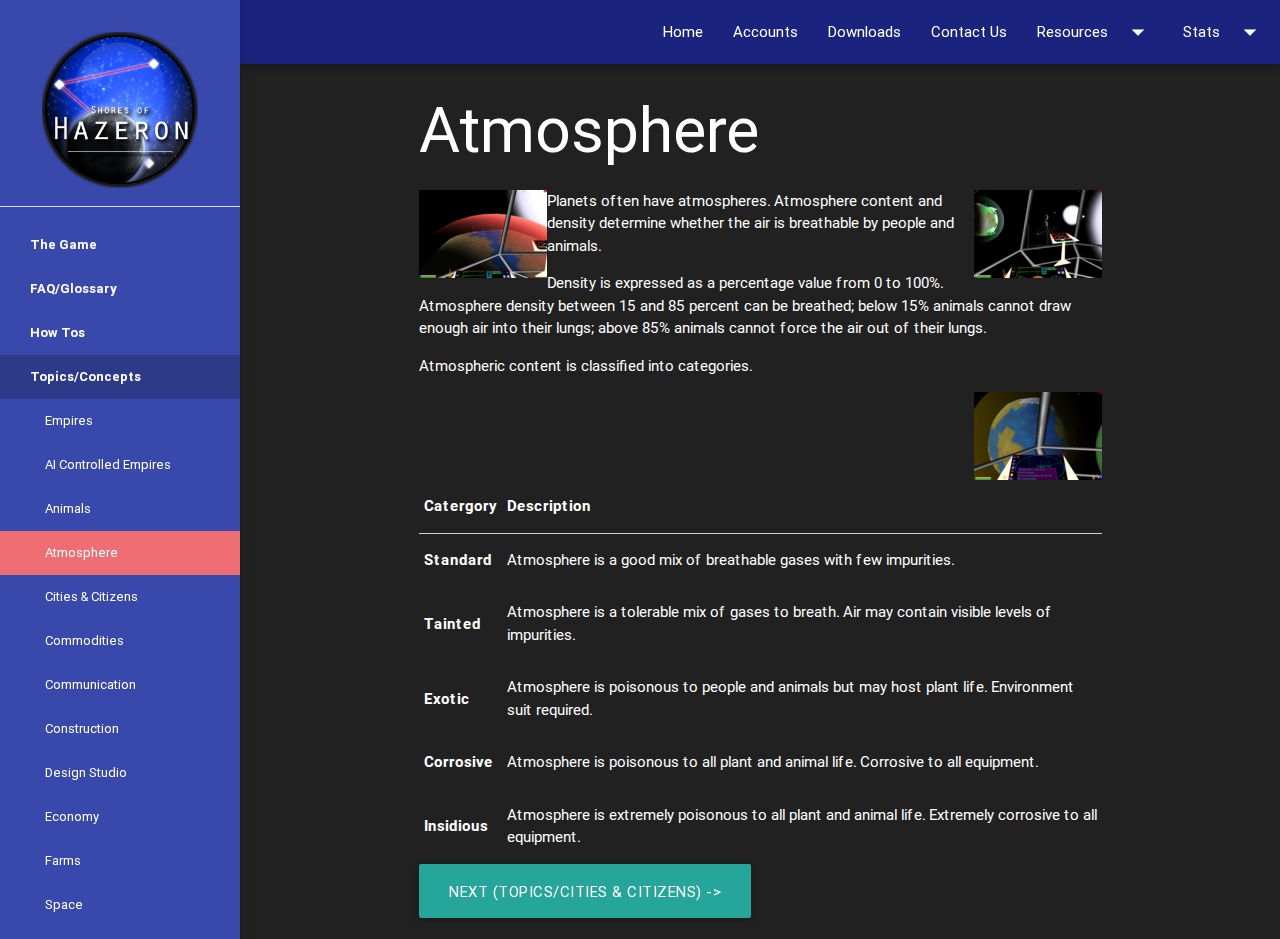
<file: manual/atmosphere.html>
<!DOCTYPE html>
<html>
<head lang="en">
    <meta charset="UTF-8">
    <link type="text/css" rel="stylesheet" href="/css/materialize.min.css" media="screen,projection"/>
    <link type="text/css" rel="stylesheet" href="css/manual.css"/>
    <title>Manual - Atmosphere</title>
</head>
<body class="grey darken-4" style="overflow-x: hidden; color:white;">
<header>
    <ul id="stats-dropdown" class="dropdown-content indigo" style="margin-top: 64px">
        <li><a href="/servers.html" class="white-text waves-effect waves-light">Servers</a></li>
        <li><a href="/avatars.html" class="white-text waves-effect waves-light">Avatars</a></li>
        <li><a href="/empires.html" class="white-text waves-effect waves-light">Empires</a></li>
    </ul>
    <ul id="resources-dropdown" class="dropdown-content indigo" style="margin-top: 64px">
        <li><a href="/manual" class="white-text waves-effect waves-light">Manual</a></li>
        <li><a href="#" class="white-text waves-effect waves-light">Forums</a></li>
    </ul>
    <nav class="navbar-fixed indigo darken-4">
        <div class="container"><a href="#" data-activates="nav-mobile" class="button-collapse top-nav full"><i
                class="mdi-navigation-menu"></i></a></div>
        <div class="nav-wrapper">
            <ul class="right">
                <li class="waves-effect waves-light"><a href="/">Home</a></li>
                <li class="waves-effect waves-light"><a href="/account.html">Accounts</a></li>
                <li class="waves-effect waves-light"><a href="/software.html">Downloads</a></li>
                <li class="waves-effect waves-light"><a href="/contact.html">Contact Us</a></li>
                <li class="waves-effect waves-light"><a class="dropdown-button" href="#"
                                                        data-activates="resources-dropdown">Resources<i
                        class="mdi-navigation-arrow-drop-down right"></i></a></li>
                <li class="waves-effect waves-light"><a class="dropdown-button" href="#"
                                                        data-activates="stats-dropdown">Stats<i
                        class="mdi-navigation-arrow-drop-down right"></i></a></li>
            </ul>
        </div>
    </nav>
    <ul id="nav-mobile" class="side-nav fixed indigo darken-1">
        <li class="logo"><a id="logo-container" href="/" class="brand-logo">
            <img src="/images/logo.png" width="156"></a></li>
        <li><b><a href="/manual" class="waves-effect waves-purple white-text">The Game</a></b></li>
        <li><b><a href="faq.html" class="waves-effect waves-purple white-text">FAQ/Glossary</a></b></li>
        <li class="no-padding">
            <ul class="collapsible collapsible-accordion">
                <li>
                    <a class="collapsible-header waves-effect waves-purple white-text"><b>How Tos</b></a>

                    <div class="collapsible-body">
                        <ul>
                            <li><a href="emperor.html" class="waves-effect waves-purple white-text">Starting as an
                                Emperor</a></li>
                            <li><a href="player.html" class="waves-effect waves-purple white-text">Starting as a
                                Player</a></li>
                            <li><a href="foraging.html" class="waves-effect waves-purple white-text">Foraging</a></li>
                            <li><a href="flagcraft.html" class="waves-effect waves-purple white-text">Hand-Crafting a
                                Flag</a></li>
                            <li><a href="firstcity.html" class="waves-effect waves-purple white-text">Building Your
                                First City</a></li>
                            <li><a href="moonbase.html" class="waves-effect waves-purple white-text">Building a
                                Moonbase</a></li>
                            <li><a href="cargo.html" class="waves-effect waves-purple white-text">Buying and Selling
                                Cargo</a></li>
                            <li><a href="personalItems.html" class="waves-effect waves-purple white-text">Buying and
                                Personal Items</a></li>
                            <li><a href="commspace.html" class="waves-effect waves-purple white-text">Commanding
                                Spacecraft</a></li>
                            <li><a href="designspsh.html" class="waves-effect waves-purple white-text">Designing
                                Spaceships</a></li>
                            <li><a href="designsppo.html" class="waves-effect waves-purple white-text">Designing
                                Spaceports</a></li>
                            <li><a href="designstsh.html" class="waves-effect waves-purple white-text">Designing
                                Starships</a></li>

                        </ul>
                    </div>
                </li>
                <li>
                    <a class="collapsible-header active waves-effect waves-purple white-text"><b>Topics/Concepts</b></a>

                    <div class="collapsible-body">
                        <ul>
                            <li><a href="empires.html" class="waves-effect waves-purple white-text">Empires</a></li>
                            <li><a href="ai.html" class="waves-effect waves-purple white-text">AI Controlled Empires</a>
                            </li>
                            <li><a href="animals.html" class="waves-effect waves-purple white-text">Animals</a></li>
                            <li class="active"><a href="atmosphere.html" class="waves-effect waves-purple white-text">Atmosphere</a>
                            </li>
                            <li><a href="cities.html" class="waves-effect waves-purple white-text">Cities & Citizens</a>
                            </li>
                            <li><a href="commodities.html" class="waves-effect waves-purple white-text">Commodities</a>
                            </li>
                            <li><a href="comms.html" class="waves-effect waves-purple white-text">Communication</a></li>
                            <li><a href="construction.html"
                                   class="waves-effect waves-purple white-text">Construction</a></li>
                            <li><a href="designst.html" class="waves-effect waves-purple white-text">Design Studio</a>
                            </li>
                            <li><a href="economy.html" class="waves-effect waves-purple white-text">Economy</a></li>
                            <li><a href="farms.html" class="waves-effect waves-purple white-text">Farms</a></li>
                            <li><a href="space.html" class="waves-effect waves-purple white-text">Space</a></li>
                            <li><a href="controls.html" class="waves-effect waves-purple white-text">Controls</a></li>
                            <li><a href="manufacturing.html"
                                   class="waves-effect waves-purple white-text">Manufacturing</a></li>
                            <li><a href="plants.html" class="waves-effect waves-purple white-text">Plants</a></li>
                            <li><a href="rocks.html" class="waves-effect waves-purple white-text">Rocks</a></li>
                            <li><a href="character.html" class="waves-effect waves-purple white-text">Character</a></li>
                            <li><a href="technology.html" class="waves-effect waves-purple white-text">Tech Level</a>
                            </li>
                            <li><a href="trade.html" class="waves-effect waves-purple white-text">Trade</a></li>
                            <li><a href="units.html" class="waves-effect waves-purple white-text">Unit Command</a></li>
                            <li><a href="vehicles.html" class="waves-effect waves-purple white-text">Vehicles</a></li>
                            <li><a href="ftl.html" class="waves-effect waves-purple white-text">FTL Travel</a></li>
                            <li><a href="planets.html" class="waves-effect waves-purple white-text">Planets</a></li>
                        </ul>
                    </div>
                </li>
            </ul>
        </li>
    </ul>

</header>
<main>
    <div class="container">
        <!-- Infomation -->
        <h1>Atmosphere</h1>
        <img src="images/ColdRedHell1.png" align="left"/>
        <img src="images/HotExotic1.png" align="right"/>
        <p>Planets often have atmospheres. Atmosphere content and density determine whether the air is breathable by people and animals. </p>
        <p>Density is expressed as a percentage value from 0 to 100%. Atmosphere density between 15 and 85 percent can be breathed; below 15% animals cannot draw enough air into their lungs; above 85% animals cannot force the air out of their lungs.</p>
        <p>Atmospheric content is classified into categories.</p>
        <img src="images/CorrosiveMoon.png" align="right"/>
        <table>
            <thead>
                <tr>
                    <th data-field="cat">Catergory</th>
                    <th data-field="desc">Description</th>
                </tr>
            </thead>

            <tbody>
                <tr>
                    <td><b>Standard</b></td>
                    <td>Atmosphere is a good mix of breathable gases with few impurities.</td>

                </tr>
                <tr>
                    <td><b>Tainted</b></td>
                    <td>Atmosphere is a tolerable mix of gases to breath. Air may contain visible levels of impurities.</td>
                </tr>
                <tr>
                    <td><b>Exotic</b></td>
                    <td>Atmosphere is poisonous to people and animals but may host plant life. Environment suit required.</td>
                </tr>
                <tr>
                    <td><b>Corrosive</b></td>
                    <td>Atmosphere is poisonous to all plant and animal life. Corrosive to all equipment.</td>
                </tr>
                <tr>
                    <td><b>Insidious</b></td>
                    <td>Atmosphere is extremely poisonous to all plant and animal life. Extremely corrosive to all equipment.</td>
                </tr>
            </tbody>
        </table>
        <a href="" class="btn-large waves-effect waves-light center-align">Next (Topics/Cities & Citizens) -></a>
    </div>
</main>

<script type="text/javascript" src="https://code.jquery.com/jquery-2.1.1.js"></script>
<script type="text/javascript" src="/js/materialize.js"></script>

<script>
    $(document).ready(function () {
        $(".dropdown-button").dropdown({hover: false});
        $(".collapsible").collapsible();
        $('.parallax').parallax();
        $('.button-collapse').sideNav();
        $(".collapsible-header.active").click();
    });
</script>
</body>
</html>
</file>
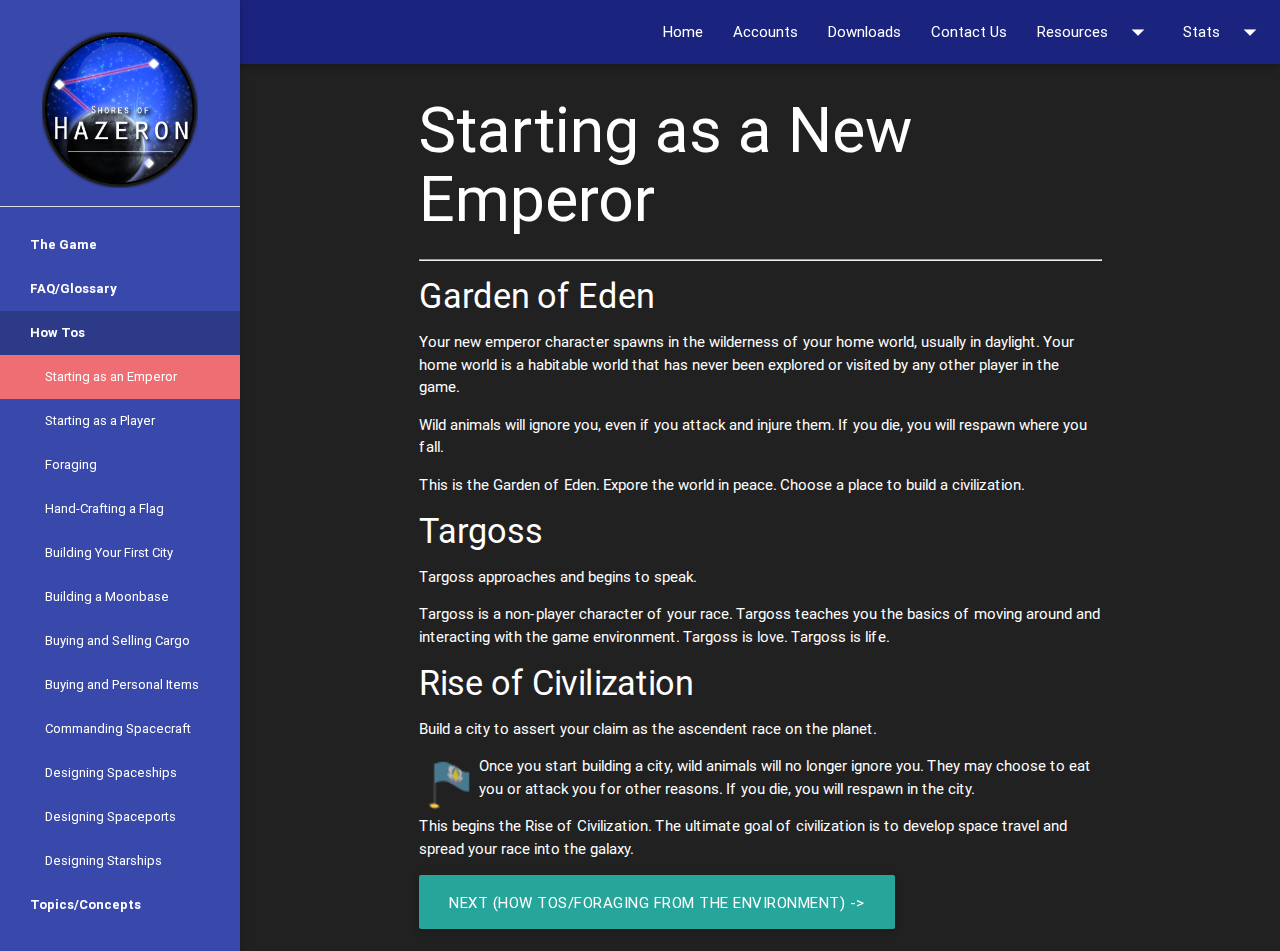
<file: manual/emperor.html>
<!DOCTYPE html>
<html>
<head lang="en">
    <meta charset="UTF-8">
    <link type="text/css" rel="stylesheet" href="/css/materialize.min.css" media="screen,projection" />
    <link type="text/css" rel="stylesheet" href="css/manual.css" />
    <title>Manual - Starting as an Emperor</title>
</head>
<body class="grey darken-4" style="overflow-x: hidden; color:white;">
<header>
    <ul id="stats-dropdown" class="dropdown-content indigo" style="margin-top: 64px">
        <li><a href="/servers.html" class="white-text waves-effect waves-light">Servers</a></li>
        <li><a href="/avatars.html" class="white-text waves-effect waves-light">Avatars</a></li>
        <li><a href="/empires.html" class="white-text waves-effect waves-light">Empires</a></li>
    </ul>
    <ul id="resources-dropdown" class="dropdown-content indigo" style="margin-top: 64px">
        <li><a href="/manual" class="white-text waves-effect waves-light">Manual</a></li>
        <li><a href="#" class="white-text waves-effect waves-light">Forums</a></li>
    </ul>
    <nav class="navbar-fixed indigo darken-4">
        <div class="container"><a href="#" data-activates="nav-mobile" class="button-collapse top-nav full"><i class="mdi-navigation-menu"></i></a></div>
        <div class="nav-wrapper">
            <ul class="right">
                <li class="waves-effect waves-light"><a href="/">Home</a></li>
                <li class="waves-effect waves-light"><a href="/account.html">Accounts</a></li>
                <li class="waves-effect waves-light"><a href="/software.html">Downloads</a></li>
                <li class="waves-effect waves-light"><a href="/contact.html">Contact Us</a></li>
                <li class="waves-effect waves-light"><a class="dropdown-button" href="#" data-activates="resources-dropdown">Resources<i class="mdi-navigation-arrow-drop-down right"></i></a></li>
                <li class="waves-effect waves-light"><a class="dropdown-button" href="#" data-activates="stats-dropdown">Stats<i class="mdi-navigation-arrow-drop-down right"></i></a></li>
            </ul>
        </div>
    </nav>
    <ul id="nav-mobile" class="side-nav fixed indigo darken-1">
        <li class="logo"><a id="logo-container" href="/" class="brand-logo">
            <img src="/images/logo.png" width="156"></a></li>
        <li><b><a href="/manual" class="waves-effect waves-purple white-text">The Game</a></b></li>
        <li><b><a href="faq.html" class="waves-effect waves-purple white-text">FAQ/Glossary</a></b></li>
        <li class="no-padding">
            <ul class="collapsible collapsible-accordion">
                <li>
                    <a class="collapsible-header active waves-effect waves-purple white-text"><b>How Tos</b></a>
                    <div class="collapsible-body">
                        <ul>
                            <li class="active"><a href="emperor.html" class="waves-effect waves-purple white-text">Starting as an Emperor</a></li>
                            <li><a href="player.html" class="waves-effect waves-purple white-text">Starting as a Player</a></li>
                            <li><a href="foraging.html" class="waves-effect waves-purple white-text">Foraging</a></li>
                            <li><a href="flagcraft.html" class="waves-effect waves-purple white-text">Hand-Crafting a Flag</a></li>
                            <li><a href="firstcity.html" class="waves-effect waves-purple white-text">Building Your First City</a></li>
                            <li><a href="moonbase.html" class="waves-effect waves-purple white-text">Building a Moonbase</a></li>
                            <li><a href="cargo.html" class="waves-effect waves-purple white-text">Buying and Selling Cargo</a></li>
                            <li><a href="personalItems.html" class="waves-effect waves-purple white-text">Buying and Personal Items</a></li>
                            <li><a href="commspace.html" class="waves-effect waves-purple white-text">Commanding Spacecraft</a></li>
                            <li><a href="designspsh.html" class="waves-effect waves-purple white-text">Designing Spaceships</a></li>
                            <li><a href="designsppo.html" class="waves-effect waves-purple white-text">Designing Spaceports</a></li>
                            <li><a href="designstsh.html" class="waves-effect waves-purple white-text">Designing Starships</a></li>

                        </ul>
                    </div>
                </li>
                <li>
                    <a class="collapsible-header waves-effect waves-purple white-text"><b>Topics/Concepts</b></a>
                    <div class="collapsible-body">
                        <ul>
                            <li><a href="empires.html" class="waves-effect waves-purple white-text">Empires</a></li>
                            <li><a href="ai.html" class="waves-effect waves-purple white-text">AI Controlled Empires</a></li>
                            <li><a href="animals.html" class="waves-effect waves-purple white-text">Animals</a></li>
                            <li><a href="atmosphere.html" class="waves-effect waves-purple white-text">Atmosphere</a></li>
                            <li><a href="cities.html" class="waves-effect waves-purple white-text">Cities & Citizens</a></li>
                            <li><a href="commodities.html" class="waves-effect waves-purple white-text">Commodities</a></li>
                            <li><a href="comms.html" class="waves-effect waves-purple white-text">Communication</a></li>
                            <li><a href="construction.html" class="waves-effect waves-purple white-text">Construction</a></li>
                            <li><a href="designst.html" class="waves-effect waves-purple white-text">Design Studio</a></li>
                            <li><a href="economy.html" class="waves-effect waves-purple white-text">Economy</a></li>
                            <li><a href="farms.html" class="waves-effect waves-purple white-text">Farms</a></li>
                            <li><a href="space.html" class="waves-effect waves-purple white-text">Space</a></li>
                            <li><a href="controls.html" class="waves-effect waves-purple white-text">Controls</a></li>
                            <li><a href="manufacturing.html" class="waves-effect waves-purple white-text">Manufacturing</a></li>
                            <li><a href="plants.html" class="waves-effect waves-purple white-text">Plants</a></li>
                            <li><a href="rocks.html" class="waves-effect waves-purple white-text">Rocks</a></li>
                            <li><a href="character.html" class="waves-effect waves-purple white-text">Character</a></li>
                            <li><a href="technology.html" class="waves-effect waves-purple white-text">Tech Level</a></li>
                            <li><a href="trade.html" class="waves-effect waves-purple white-text">Trade</a></li>
                            <li><a href="units.html" class="waves-effect waves-purple white-text">Unit Command</a></li>
                            <li><a href="vehicles.html" class="waves-effect waves-purple white-text">Vehicles</a></li>
                            <li><a href="ftl.html" class="waves-effect waves-purple white-text">FTL Travel</a></li>
                            <li><a href="planets.html" class="waves-effect waves-purple white-text">Planets</a></li>
                        </ul>
                    </div>
                </li>
            </ul>
        </li>
    </ul>

</header>
<main>
    <div class="container">
        <!-- Infomation -->
        <h1>Starting as a New Emperor</h1>
        <hr />

        <h4>Garden of Eden</h4>
        <p>Your new emperor character spawns in the wilderness of your home world, usually in daylight. Your home world is a habitable world that has never been explored or visited by any other player in the game.</p>

        <p>Wild animals will ignore you, even if you attack and injure them. If you die, you will respawn where you fall.</p>

        <p>This is the Garden of Eden. Expore the world in peace. Choose a place to build a civilization.</p>

        <h4>Targoss</h4>
        <p>Targoss approaches and begins to speak.</p>

        <p>Targoss is a non-player character of your race. Targoss teaches you the basics of moving around and interacting with the game environment. Targoss is love. Targoss is life.</p>

        <h4>Rise of Civilization</h4>

        <p>Build a city to assert your claim as the ascendent race on the planet.</p>

        <img align="left" src="images/icons/FlagTownSqare.png">

        <p>Once you start building a city, wild animals will no longer ignore you. They may choose to eat you or attack you for other reasons. If you die, you will respawn in the city.</p>

        <p>This begins the Rise of Civilization. The ultimate goal of civilization is to develop space travel and spread your race into the galaxy.</p>

        <a href="foraging.html" class="btn-large waves-effect waves-light center-align">Next (How Tos/Foraging From the Environment) -></a>
    </div>
</main>

<script type="text/javascript" src="https://code.jquery.com/jquery-2.1.1.js"></script>
<script type="text/javascript" src="/js/materialize.js"></script>

<script>
    $(document).ready(function(){
        $(".dropdown-button").dropdown({hover: false});
        $(".collapsible").collapsible();
        $(".collapsible-header.active").click();
        $('.parallax').parallax();
        $('.button-collapse').sideNav();
    });
</script>
</body>
</html>
</file>
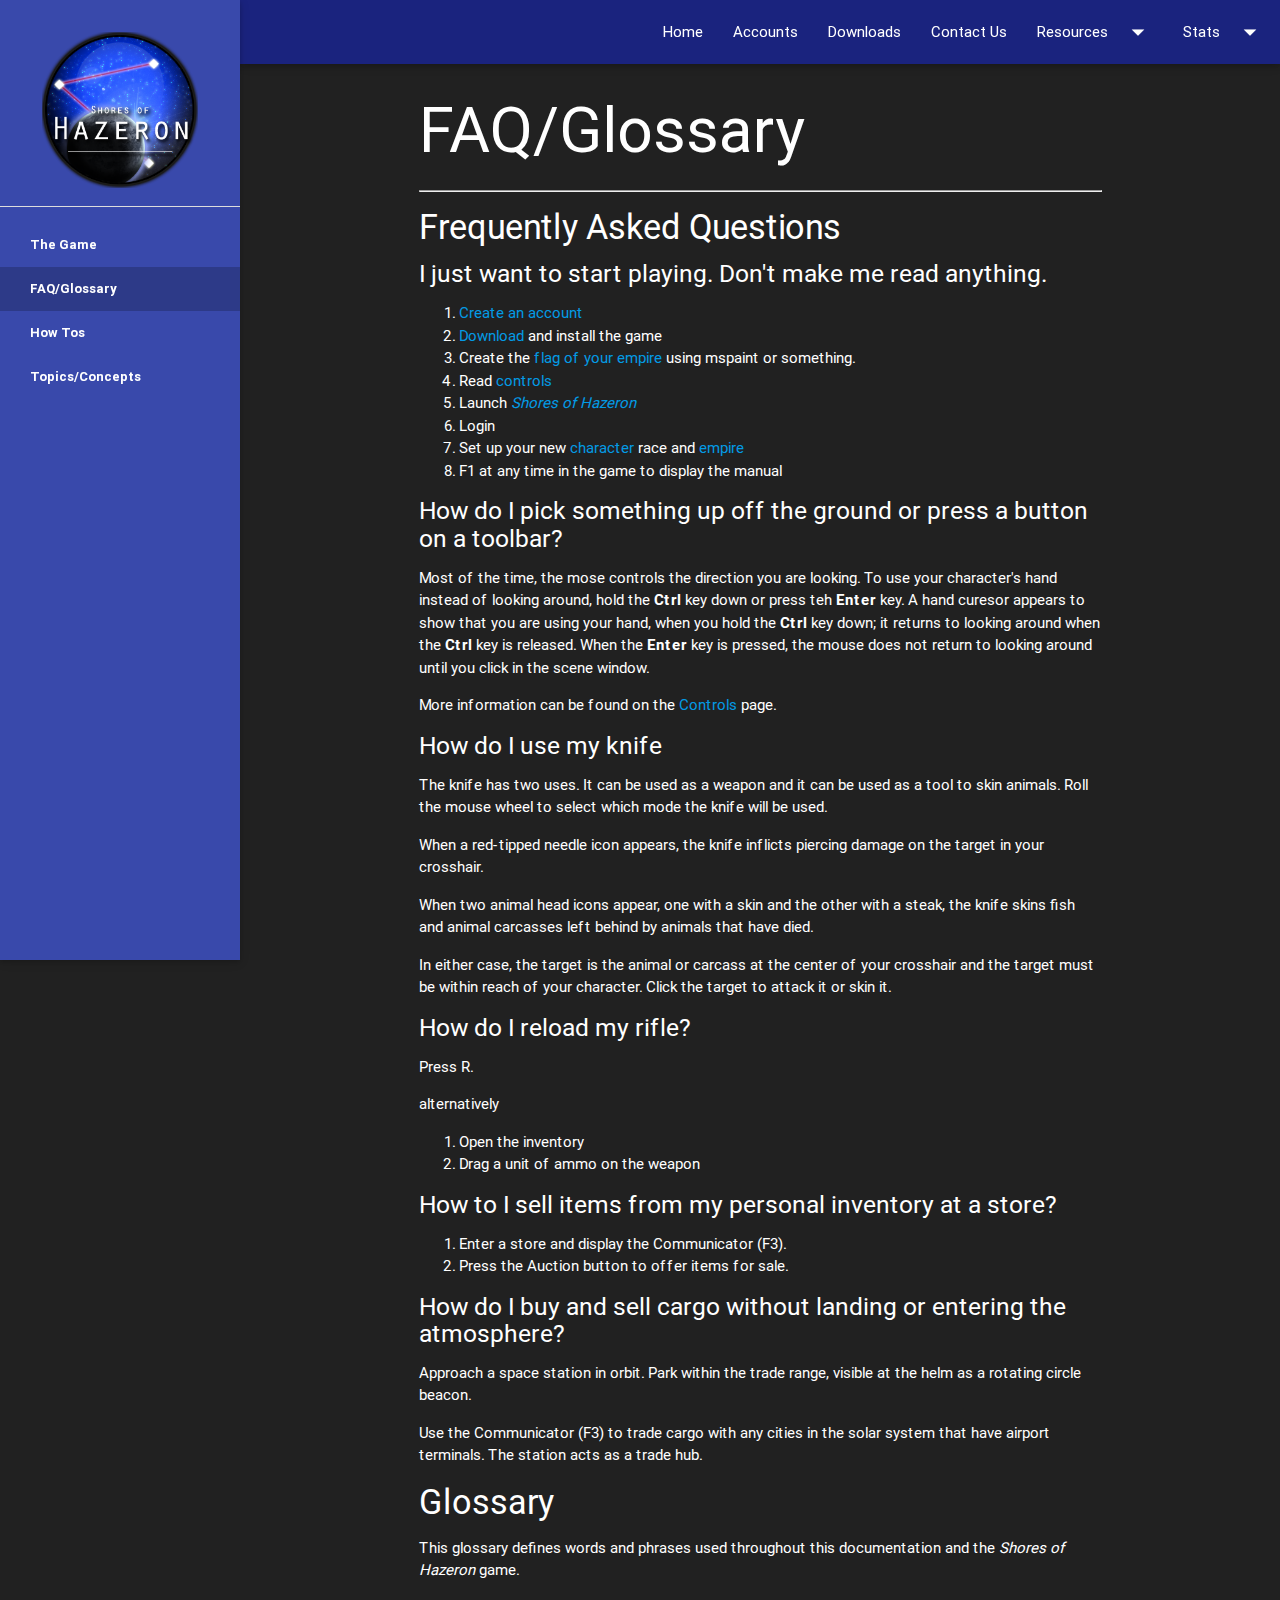
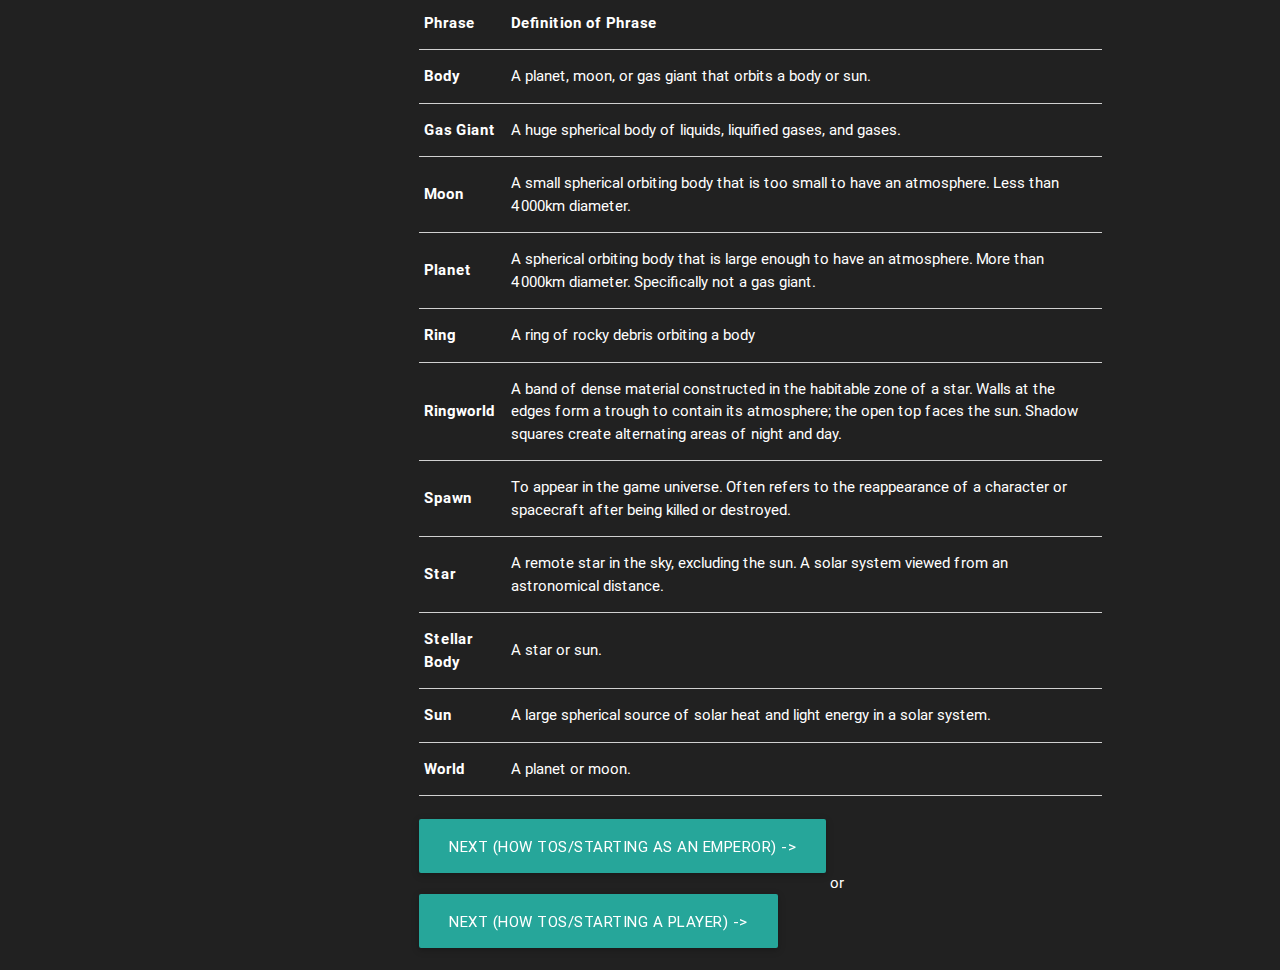
<file: manual/faq.html>
<!DOCTYPE html>
<html>
<head lang="en">
    <meta charset="UTF-8">
    <link type="text/css" rel="stylesheet" href="/css/materialize.min.css" media="screen,projection"/>
    <link type="text/css" rel="stylesheet" href="css/manual.css"/>
    <title>Manual - FAQ/Glossary</title>
</head>
<body class="grey darken-4" style="overflow-x: hidden; color:white;">
<header>
    <ul id="stats-dropdown" class="dropdown-content indigo" style="margin-top: 64px">
        <li><a href="/servers.html" class="white-text waves-effect waves-light">Servers</a></li>
        <li><a href="/avatars.html" class="white-text waves-effect waves-light">Avatars</a></li>
        <li><a href="/empires.html" class="white-text waves-effect waves-light">Empires</a></li>
    </ul>
    <ul id="resources-dropdown" class="dropdown-content indigo" style="margin-top: 64px">
        <li><a href="/manual" class="white-text waves-effect waves-light">Manual</a></li>
        <li><a href="#" class="white-text waves-effect waves-light">Forums</a></li>
    </ul>
    <nav class="navbar-fixed indigo darken-4">
        <div class="container"><a href="#" data-activates="nav-mobile" class="button-collapse top-nav full"><i class="mdi-navigation-menu"></i></a></div>
        <div class="nav-wrapper">
            <ul class="right">
                <li class="waves-effect waves-light"><a href="/">Home</a></li>
                <li class="waves-effect waves-light"><a href="/account.html">Accounts</a></li>
                <li class="waves-effect waves-light"><a href="/software.html">Downloads</a></li>
                <li class="waves-effect waves-light"><a href="/contact.html">Contact Us</a></li>
                <li class="waves-effect waves-light"><a class="dropdown-button" href="#" data-activates="resources-dropdown">Resources<i class="mdi-navigation-arrow-drop-down right"></i></a></li>
                <li class="waves-effect waves-light"><a class="dropdown-button" href="#" data-activates="stats-dropdown">Stats<i class="mdi-navigation-arrow-drop-down right"></i></a></li>
            </ul>
        </div>
    </nav>
    <ul id="nav-mobile" class="side-nav fixed indigo darken-1">
        <li class="logo"><a id="logo-container" href="/" class="brand-logo">
            <img src="/images/logo.png" width="156"></a></li>
        <li><b><a href="/manual" class="waves-effect waves-purple white-text">The Game</a></b></li>
        <li class="active"><b><a href="faq.html" class="waves-effect waves-purple white-text">FAQ/Glossary</a></b></li>
        <li class="no-padding">
            <ul class="collapsible collapsible-accordion">
                <li>
                    <a class="collapsible-header waves-effect waves-purple white-text"><b>How Tos</b></a>

                    <div class="collapsible-body">
                        <ul>
                            <li><a href="emperor.html" class="waves-effect waves-purple white-text">Starting as an Emperor</a></li>
                            <li><a href="player.html" class="waves-effect waves-purple white-text">Starting as a Player</a></li>
                            <li><a href="foraging.html" class="waves-effect waves-purple white-text">Foraging</a></li>
                            <li><a href="flagcraft.html" class="waves-effect waves-purple white-text">Hand-Crafting a Flag</a></li>
                            <li><a href="firstcity.html" class="waves-effect waves-purple white-text">Building Your First City</a></li>
                            <li><a href="moonbase.html" class="waves-effect waves-purple white-text">Building a Moonbase</a></li>
                            <li><a href="cargo.html" class="waves-effect waves-purple white-text">Buying and Selling Cargo</a></li>
                            <li><a href="personalItems.html" class="waves-effect waves-purple white-text">Buying and Personal Items</a></li>
                            <li><a href="commspace.html" class="waves-effect waves-purple white-text">Commanding Spacecraft</a></li>
                            <li><a href="designspsh.html" class="waves-effect waves-purple white-text">Designing Spaceships</a></li>
                            <li><a href="designsppo.html" class="waves-effect waves-purple white-text">Designing Spaceports</a></li>
                            <li><a href="designstsh.html" class="waves-effect waves-purple white-text">Designing Starships</a></li>

                        </ul>
                    </div>
                </li>
                <li>
                    <a class="collapsible-header waves-effect waves-purple white-text"><b>Topics/Concepts</b></a>

                    <div class="collapsible-body">
                        <ul>

                            <li><a href="empires.html" class="waves-effect waves-purple white-text">Empires</a></li>
                            <li><a href="ai.html" class="waves-effect waves-purple white-text">AI Controlled Empires</a></li>
                            <li><a href="animals.html" class="waves-effect waves-purple white-text">Animals</a></li>
                            <li><a href="atmosphere.html" class="waves-effect waves-purple white-text">Atmosphere</a></li>
                            <li><a href="cities.html" class="waves-effect waves-purple white-text">Cities & Citizens</a></li>
                            <li><a href="commodities.html" class="waves-effect waves-purple white-text">Commodities</a></li>
                            <li><a href="comms.html" class="waves-effect waves-purple white-text">Communication</a></li>
                            <li><a href="construction.html" class="waves-effect waves-purple white-text">Construction</a></li>
                            <li><a href="designst.html" class="waves-effect waves-purple white-text">Design Studio</a></li>
                            <li><a href="economy.html" class="waves-effect waves-purple white-text">Economy</a></li>
                            <li><a href="farms.html" class="waves-effect waves-purple white-text">Farms</a></li>
                            <li><a href="space.html" class="waves-effect waves-purple white-text">Space</a></li>
                            <li><a href="controls.html" class="waves-effect waves-purple white-text">Controls</a></li>
                            <li><a href="manufacturing.html" class="waves-effect waves-purple white-text">Manufacturing</a></li>
                            <li><a href="plants.html" class="waves-effect waves-purple white-text">Plants</a></li>
                            <li><a href="rocks.html" class="waves-effect waves-purple white-text">Rocks</a></li>
                            <li><a href="character.html" class="waves-effect waves-purple white-text">Character</a></li>
                            <li><a href="technology.html" class="waves-effect waves-purple white-text">Tech Level</a></li>
                            <li><a href="trade.html" class="waves-effect waves-purple white-text">Trade</a></li>
                            <li><a href="units.html" class="waves-effect waves-purple white-text">Unit Command</a></li>
                            <li><a href="vehicles.html" class="waves-effect waves-purple white-text">Vehicles</a></li>
                            <li><a href="ftl.html" class="waves-effect waves-purple white-text">FTL Travel</a></li>
                            <li><a href="planets.html" class="waves-effect waves-purple white-text">Planets</a></li>
                        </ul>
                    </div>
                </li>
            </ul>
        </li>
    </ul>

</header>
<main>
    <div class="container">
        <!-- Infomation -->
        <h1>FAQ/Glossary</h1>
        <hr />
        <h4>Frequently Asked Questions</h4>
        <h5>I just want to start playing. Don't make me read anything.</h5>
        <ol>
            <li><a href="#">Create an account</a></li>
            <li><a href="#">Download</a> and install the game</li>
            <li>Create the <a href="empires.html">flag of your empire</a> using mspaint or something.</li>
            <li>Read <a href="controls.html">controls</a></li>
            <li>Launch <a href="/"><i>Shores of Hazeron</i></a></li>
            <li>Login</li>
            <li>Set up your new <a href="player.html">character</a> race and <a href="empires.html">empire</a></li>
            <li>F1 at any time in the game to display the manual</li>
        </ol>
        <h5>How do I pick something up off the ground or press a button on a toolbar?</h5>
        <p>Most of the time, the mose controls the direction you are looking. To use your character's hand instead of looking around, hold the <b>Ctrl</b> key down or press teh <b>Enter</b> key. A hand curesor appears to show that you are using your hand, when you hold the <b>Ctrl</b> key down; it returns to looking around when the <b>Ctrl</b> key is released. When the <b>Enter</b> key is pressed, the mouse does not return to looking around until you click in the scene window.</p>
        <p>More information can be found on the <a href="controls">Controls</a> page.</p>
        <h5>How do I use my knife</h5>
        <p>The knife has two uses. It can be used as a weapon and it can be used as a tool to skin animals. Roll the mouse wheel to select which mode the knife will be used.</p>

        <p>When a red-tipped needle icon appears, the knife inflicts piercing damage on the target in your crosshair.</p>

        <p>When two animal head icons appear, one with a skin and the other with a steak, the knife skins fish and animal carcasses left behind by animals that have died.</p>

        <p>In either case, the target is the animal or carcass at the center of your crosshair and the target must be within reach of your character. Click the target to attack it or skin it.</p>
        <h5>How do I reload my rifle?</h5>
        <p>Press R.</p>
        <p>alternatively</p>
        <ol>
            <li>Open the inventory</li>
            <li>Drag a unit of ammo on the weapon</li>
        </ol>
        <h5>How to I sell items from my personal inventory at a store?</h5>
        <ol>
            <li>Enter a store and display the Communicator (F3).</li>
            <li>Press the Auction button to offer items for sale.</li>
        </ol>
        <h5>How do I buy and sell cargo without landing or entering the atmosphere?</h5>
        <p>Approach a space station in orbit. Park within the trade range, visible at the helm as a rotating circle beacon.</p>
        <p>Use the Communicator (F3) to trade cargo with any cities in the solar system that have airport terminals. The station acts as a trade hub.</p>
        <h4>Glossary</h4>
        <p>This glossary defines words and phrases used throughout this documentation and the <i>Shores of Hazeron</i> game.</p>
        <table class="bordered">
            <thead>
                <tr>
                    <th data-field="phrase">Phrase</th>
                    <th data-field="definition">Definition of Phrase</th>
                </tr>
            </thead>
            <tbody>
                <tr>
                    <td><b>Body</b></td>
                    <td>A planet, moon, or gas giant that orbits a body or sun.</td>
                </tr>
                <tr>
                    <td><b>Gas Giant</b></td>
                    <td>A huge spherical body of liquids, liquified gases, and gases.</td>
                </tr>
                <tr>
                    <td><b>Moon</b></td>
                    <td>A small spherical orbiting body that is too small to have an atmosphere. Less than 4000km diameter.</td>
                </tr>
                <tr>
                    <td><b>Planet</b></td>
                    <td>A spherical orbiting body that is large enough to have an atmosphere. More than 4000km diameter. Specifically not a gas giant.</td>
                </tr>
                <tr>
                    <td><b>Ring</b></td>
                    <td>A ring of rocky debris orbiting a body</td>
                </tr>
                <tr>
                    <td><b>Ringworld</b></td>
                    <td>A band of dense material constructed in the habitable zone of a star. Walls at the edges form a trough to contain its atmosphere; the open top faces the sun. Shadow squares create alternating areas of night and day.</td>
                </tr>
                <tr>
                    <td><b>Spawn</b></td>
                    <td>To appear in the game universe. Often refers to the reappearance of a character or spacecraft after being killed or destroyed.</td>
                </tr>
                <tr>
                    <td><b>Star</b></td>
                    <td>A remote star in the sky, excluding the sun. A solar system viewed from an astronomical distance.</td>
                </tr>
                <tr>
                    <td><b>Stellar Body</b></td>
                    <td>A star or sun.</td>
                </tr>
                <tr>
                    <td><b>Sun</b></td>
                    <td>A large spherical source of solar heat and light energy in a solar system.</td>
                </tr>
                <tr>
                    <td><b>World</b></td>
                    <td>A planet or moon.</td>
                </tr>
            </tbody>
        </table>
        <br />
        <a href="emperor.html" class="btn-large waves-effect waves-light center-align">Next (How Tos/Starting as an Emperor) -></a> or <a href="player.html" class="btn-large waves-effect waves-light center-align">Next (How Tos/Starting a Player) -></a>
    </div>
</main>

<script type="text/javascript" src="https://code.jquery.com/jquery-2.1.1.js"></script>
<script type="text/javascript" src="/js/materialize.js"></script>

<script>
    $(document).ready(function () {
        $(".dropdown-button").dropdown({hover: false});
        $(".collapsible").collapsible();
        $('.parallax').parallax();
        $('.button-collapse').sideNav();
    });
</script>
</body>
</html>
</file>
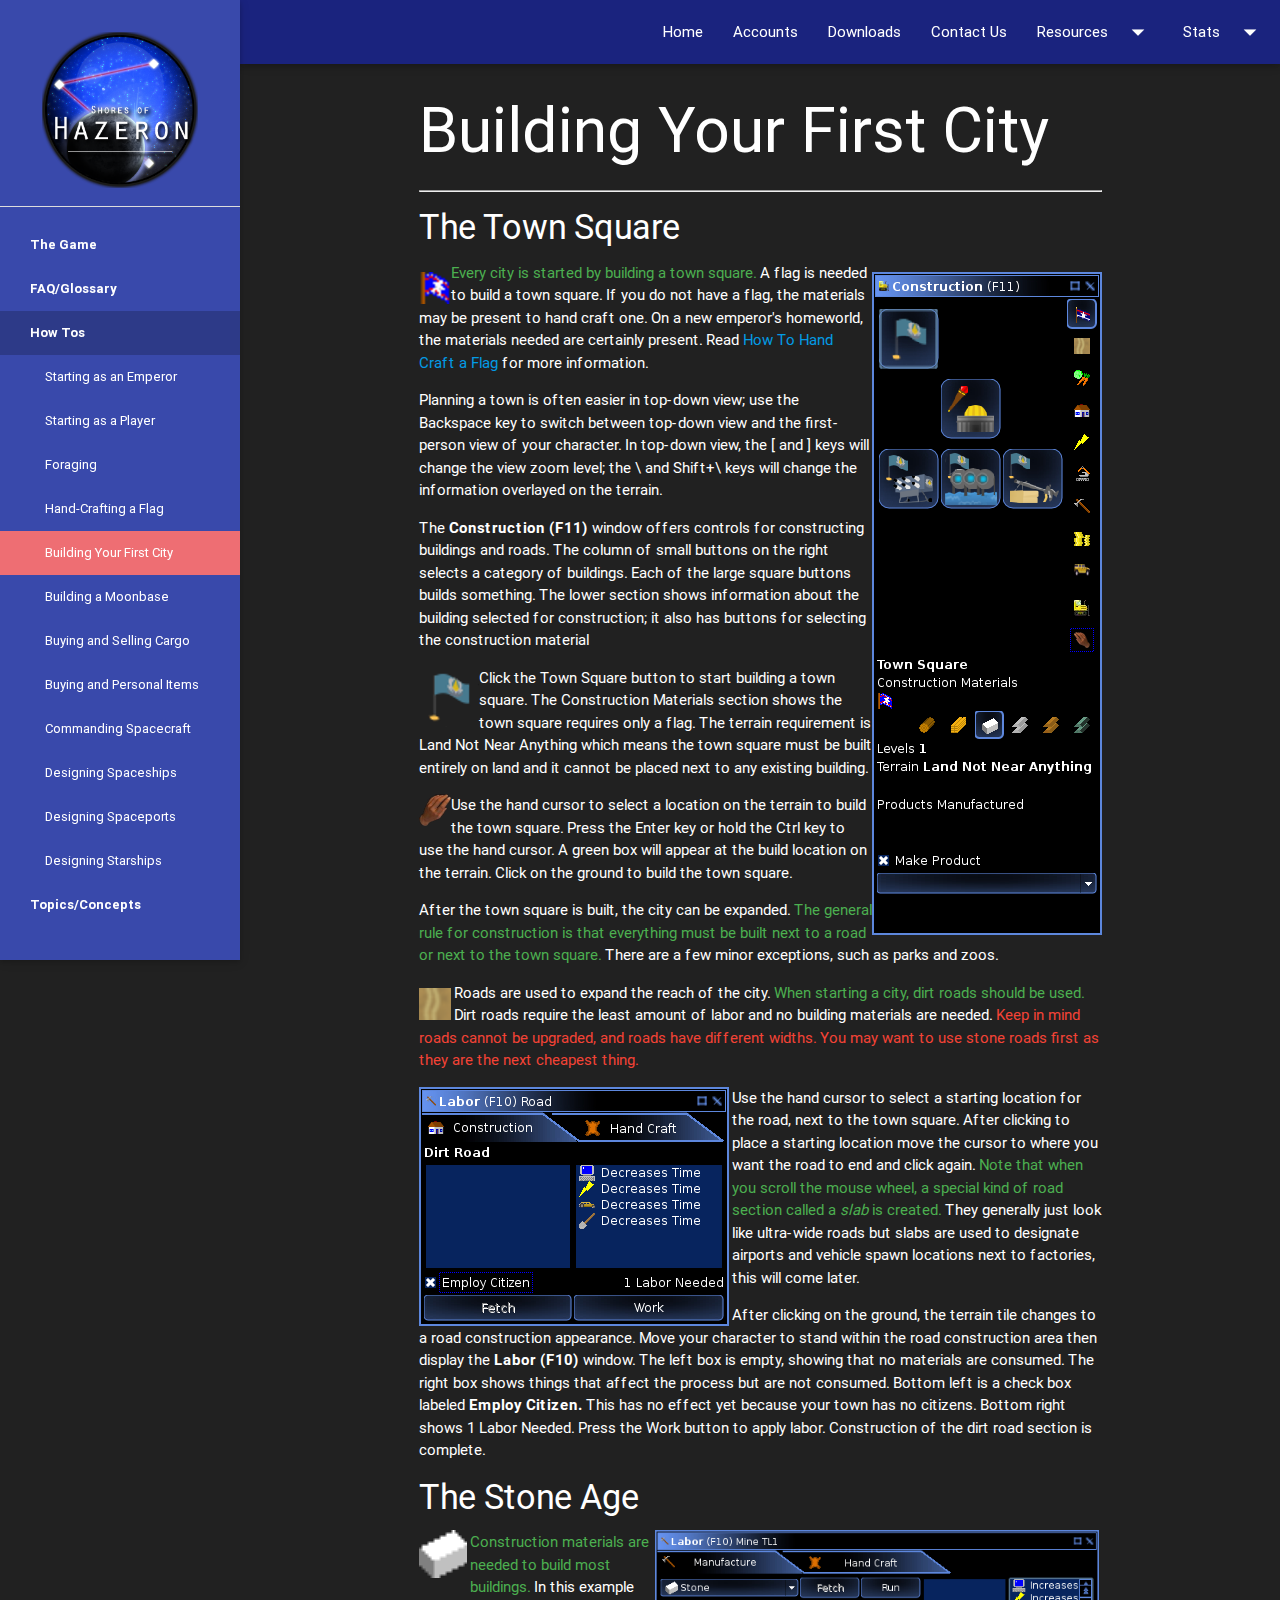
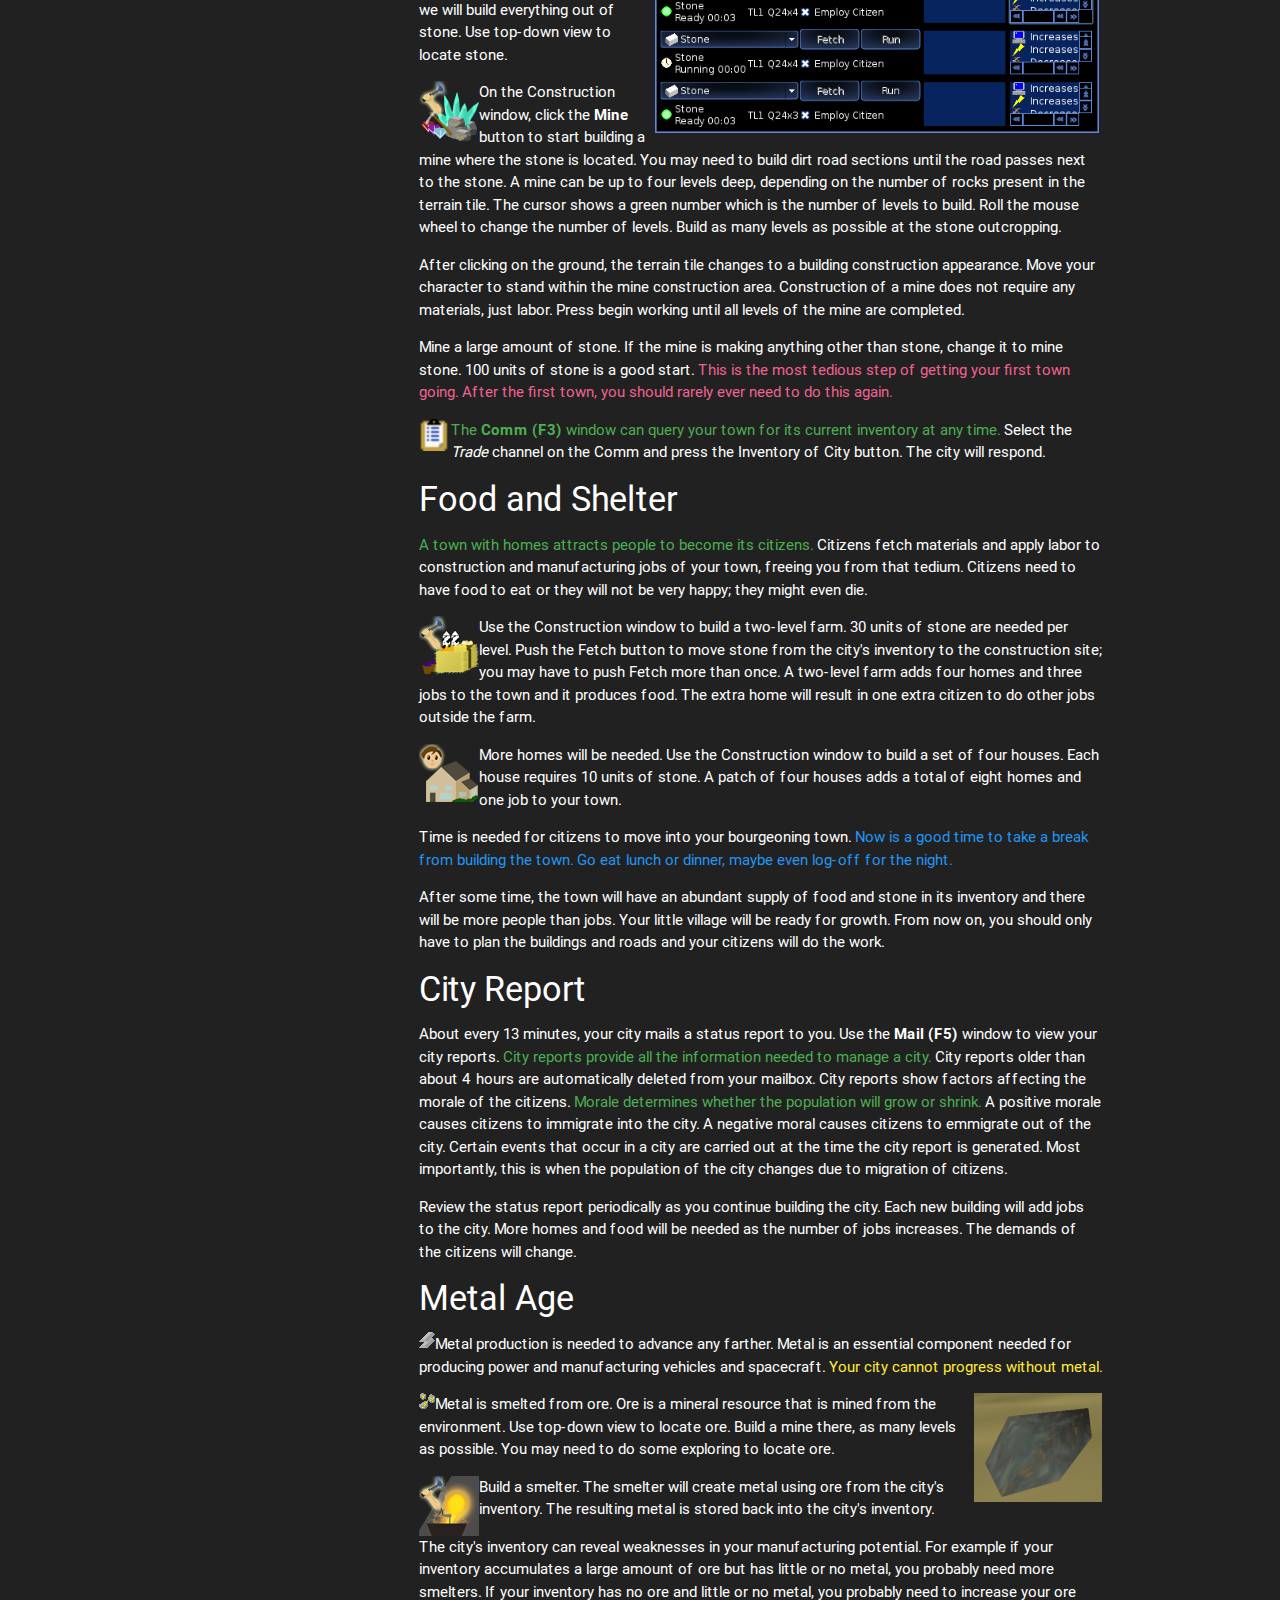
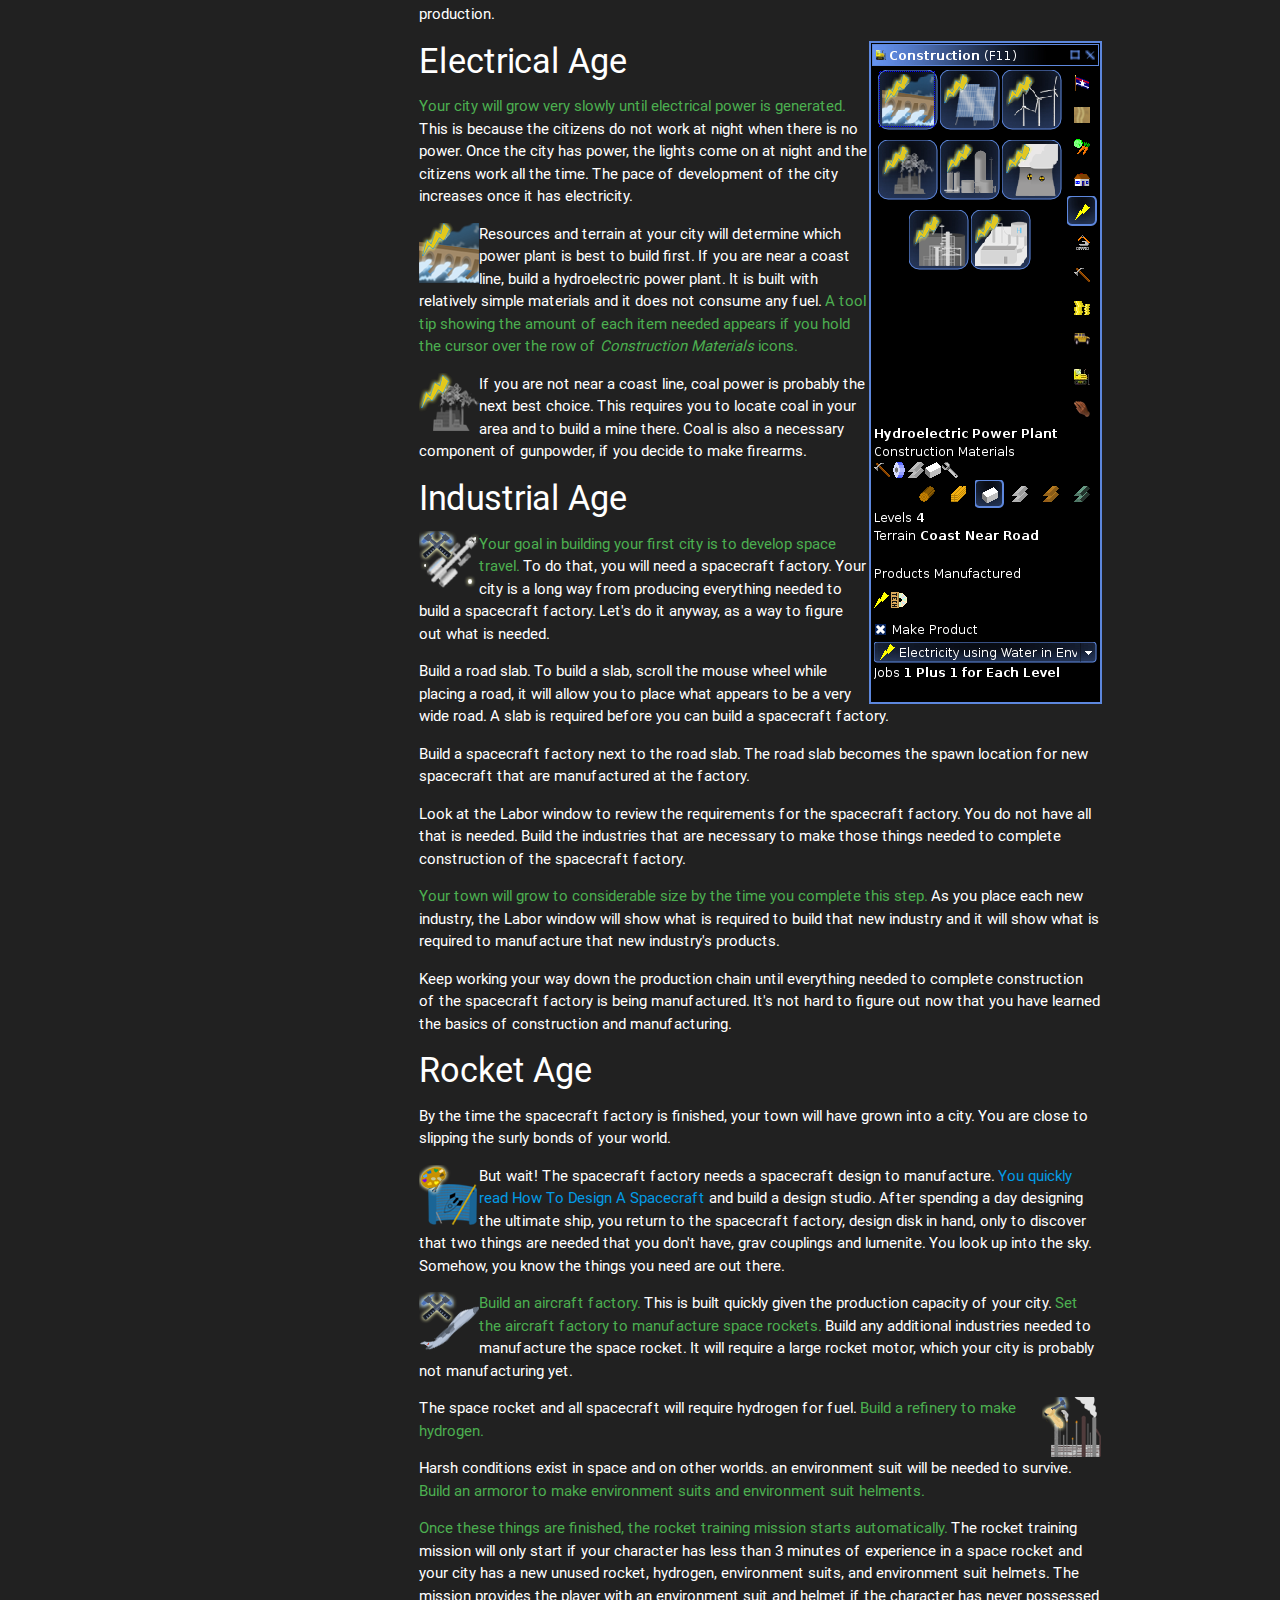
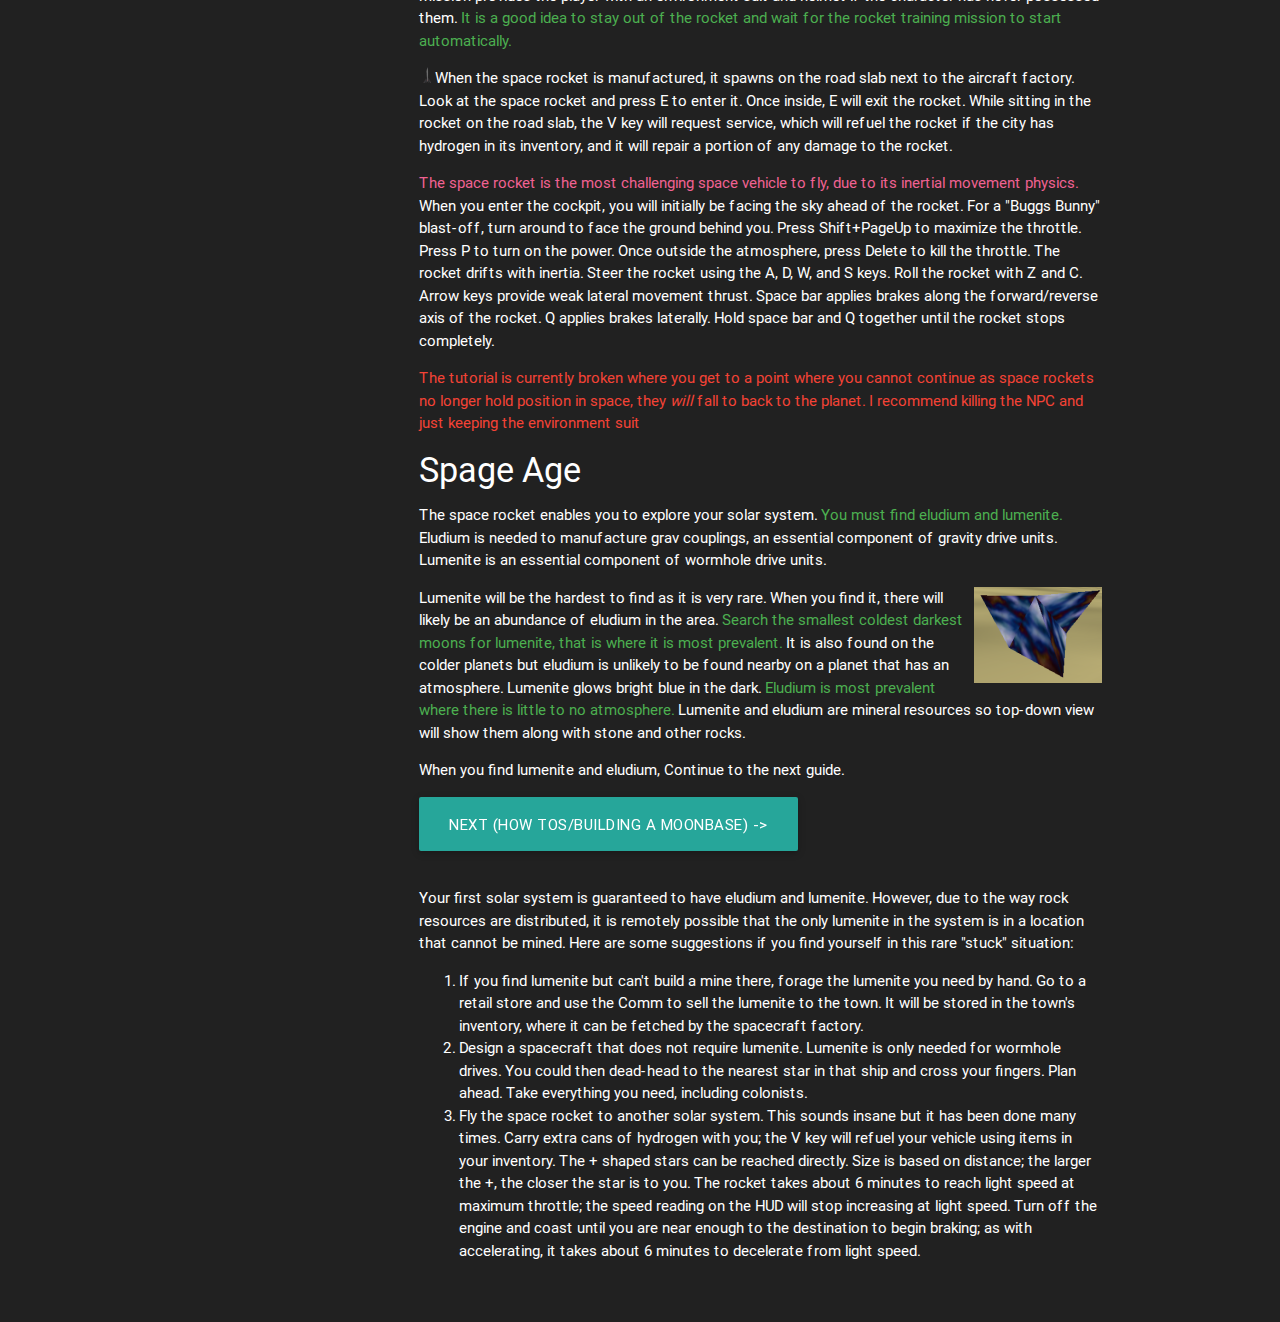
<file: manual/firstcity.html>
<!DOCTYPE html>
<html>
<head lang="en">
    <meta charset="UTF-8">
    <link type="text/css" rel="stylesheet" href="/css/materialize.min.css" media="screen,projection" />
    <link type="text/css" rel="stylesheet" href="css/manual.css" />
    <title>Manual - Building your First City</title>
</head>
<body class="grey darken-4" style="overflow-x: hidden; color:white;">
<header>
    <ul id="stats-dropdown" class="dropdown-content indigo" style="margin-top: 64px">
        <li><a href="/servers.html" class="white-text waves-effect waves-light">Servers</a></li>
        <li><a href="/avatars.html" class="white-text waves-effect waves-light">Avatars</a></li>
        <li><a href="/empires.html" class="white-text waves-effect waves-light">Empires</a></li>
    </ul>
    <ul id="resources-dropdown" class="dropdown-content indigo" style="margin-top: 64px">
        <li><a href="/manual" class="white-text waves-effect waves-light">Manual</a></li>
        <li><a href="#" class="white-text waves-effect waves-light">Forums</a></li>
    </ul>
    <nav class="navbar-fixed indigo darken-4">
        <div class="container"><a href="#" data-activates="nav-mobile" class="button-collapse top-nav full"><i class="mdi-navigation-menu"></i></a></div>
        <div class="nav-wrapper">
            <ul class="right">
                <li class="waves-effect waves-light"><a href="/">Home</a></li>
                <li class="waves-effect waves-light"><a href="/account.html">Accounts</a></li>
                <li class="waves-effect waves-light"><a href="/software.html">Downloads</a></li>
                <li class="waves-effect waves-light"><a href="/contact.html">Contact Us</a></li>
                <li class="waves-effect waves-light"><a class="dropdown-button" href="#" data-activates="resources-dropdown">Resources<i class="mdi-navigation-arrow-drop-down right"></i></a></li>
                <li class="waves-effect waves-light"><a class="dropdown-button" href="#" data-activates="stats-dropdown">Stats<i class="mdi-navigation-arrow-drop-down right"></i></a></li>
            </ul>
        </div>
    </nav>
    <ul id="nav-mobile" class="side-nav fixed indigo darken-1">
        <li class="logo"><a id="logo-container" href="/" class="brand-logo">
            <img src="/images/logo.png" width="156"></a></li>
        <li><b><a href="/manual" class="waves-effect waves-purple white-text">The Game</a></b></li>
        <li><b><a href="faq.html" class="waves-effect waves-purple white-text">FAQ/Glossary</a></b></li>
        <li class="no-padding">
            <ul class="collapsible collapsible-accordion">
                <li>
                    <a class="collapsible-header active waves-effect waves-purple white-text"><b>How Tos</b></a>
                    <div class="collapsible-body">
                        <ul>
                            <li><a href="emperor.html" class="waves-effect waves-purple white-text">Starting as an Emperor</a></li>
                            <li><a href="player.html" class="waves-effect waves-purple white-text">Starting as a Player</a></li>
                            <li><a href="foraging.html" class="waves-effect waves-purple white-text">Foraging</a></li>
                            <li><a href="flagcraft.html" class="waves-effect waves-purple white-text">Hand-Crafting a Flag</a></li>
                            <li class="active"><a href="firstcity.html" class="waves-effect waves-purple white-text">Building Your First City</a></li>
                            <li><a href="moonbase.html" class="waves-effect waves-purple white-text">Building a Moonbase</a></li>
                            <li><a href="cargo.html" class="waves-effect waves-purple white-text">Buying and Selling Cargo</a></li>
                            <li><a href="personalItems.html" class="waves-effect waves-purple white-text">Buying and Personal Items</a></li>
                            <li><a href="commspace.html" class="waves-effect waves-purple white-text">Commanding Spacecraft</a></li>
                            <li><a href="designspsh.html" class="waves-effect waves-purple white-text">Designing Spaceships</a></li>
                            <li><a href="designsppo.html" class="waves-effect waves-purple white-text">Designing Spaceports</a></li>
                            <li><a href="designstsh.html" class="waves-effect waves-purple white-text">Designing Starships</a></li>

                        </ul>
                    </div>
                </li>
                <li>
                    <a class="collapsible-header waves-effect waves-purple white-text"><b>Topics/Concepts</b></a>
                    <div class="collapsible-body">
                        <ul>
                            <li><a href="empires.html" class="waves-effect waves-purple white-text">Empires</a></li>
                            <li><a href="ai.html" class="waves-effect waves-purple white-text">AI Controlled Empires</a></li>
                            <li><a href="animals.html" class="waves-effect waves-purple white-text">Animals</a></li>
                            <li><a href="atmosphere.html" class="waves-effect waves-purple white-text">Atmosphere</a></li>
                            <li><a href="cities.html" class="waves-effect waves-purple white-text">Cities & Citizens</a></li>
                            <li><a href="commodities.html" class="waves-effect waves-purple white-text">Commodities</a></li>
                            <li><a href="comms.html" class="waves-effect waves-purple white-text">Communication</a></li>
                            <li><a href="construction.html" class="waves-effect waves-purple white-text">Construction</a></li>
                            <li><a href="designst.html" class="waves-effect waves-purple white-text">Design Studio</a></li>
                            <li><a href="economy.html" class="waves-effect waves-purple white-text">Economy</a></li>
                            <li><a href="farms.html" class="waves-effect waves-purple white-text">Farms</a></li>
                            <li><a href="space.html" class="waves-effect waves-purple white-text">Space</a></li>
                            <li><a href="controls.html" class="waves-effect waves-purple white-text">Controls</a></li>
                            <li><a href="manufacturing.html" class="waves-effect waves-purple white-text">Manufacturing</a></li>
                            <li><a href="plants.html" class="waves-effect waves-purple white-text">Plants</a></li>
                            <li><a href="rocks.html" class="waves-effect waves-purple white-text">Rocks</a></li>
                            <li><a href="character.html" class="waves-effect waves-purple white-text">Character</a></li>
                            <li><a href="technology.html" class="waves-effect waves-purple white-text">Tech Level</a></li>
                            <li><a href="trade.html" class="waves-effect waves-purple white-text">Trade</a></li>
                            <li><a href="units.html" class="waves-effect waves-purple white-text">Unit Command</a></li>
                            <li><a href="vehicles.html" class="waves-effect waves-purple white-text">Vehicles</a></li>
                            <li><a href="ftl.html" class="waves-effect waves-purple white-text">FTL Travel</a></li>
                            <li><a href="planets.html" class="waves-effect waves-purple white-text">Planets</a></li>
                        </ul>
                    </div>
                </li>
            </ul>
        </li>
    </ul>

</header>
<main>
    <div class="container">
        <!-- Infomation -->
        <h1>Building Your First City</h1>
        <hr />
        <h4>The Town Square</h4>
        <img src="images/icons/Flag.png" align="left" height="32" style="margin-top: 0.8em;">
        <img src="images/FirstCityConstruction1.png" align="right" style="margin-top: 0.8em">
        <p><f class="green-text">Every city is started by building a town square.</f> A flag is needed to build a town square. If you do not have a flag, the materials may be present to hand craft one. On a new emperor's homeworld, the materials needed are certainly present. Read <a href="flagcraft.html">How To Hand Craft a Flag</a> for more information.</p>
        <p>Planning a town is often easier in top-down view; use the Backspace key to switch between top-down view and the first-person view of your character. In top-down view, the [ and ] keys will change the view zoom level; the \ and Shift+\ keys will change the information overlayed on the terrain.</p>
        <p>The <b>Construction (F11)</b> window offers controls for constructing buildings and roads. The column of small buttons on the right selects a category of buildings. Each of the large square buttons builds something. The lower section shows information about the building selected for construction; it also has buttons for selecting the construction material</p>
        <img src="images/icons/FlagTownSqare.png" align="left">
        <p>Click the Town Square button to start building a town square. The Construction Materials section shows the town square requires only a flag. The terrain requirement is Land Not Near Anything which means the town square must be built entirely on land and it cannot be placed next to any existing building.</p>
        <img src="images/icons/HandLeft.png" align="left">
        <p>Use the hand cursor to select a location on the terrain to build the town square. Press the Enter key or hold the Ctrl key to use the hand cursor. A green box will appear at the build location on the terrain. Click on the ground to build the town square.</p>
        <p>After the town square is built, the city can be expanded. <f class="green-text">The general rule for construction is that everything must be built next to a road or next to the town square.</f> There are a few minor exceptions, such as parks and zoos.</p>
        <img src="images/icons/bp_RoadDirt.bmp" align="left" height="32"  style="margin-top: 0.4em; margin-right: 0.2em;">
        <p>Roads are used to expand the reach of the city. <f class="green-text">When starting a city, dirt roads should be used.</f> Dirt roads require the least amount of labor and no building materials are needed. <span class="red-text">Keep in mind roads cannot be upgraded, and roads have different widths. You may want to use stone roads first as they are the next cheapest thing.</span></p>
        <img src="images/LaborDirtRoad.png" align="left" style="margin-right: 0.2em;">
        <p>Use the hand cursor to select a starting location for the road, next to the town square. After clicking to place a starting location move the cursor to where you want the road to end and click again. <f class="green-text"> Note that when you scroll the mouse wheel, a special kind of road section called a <i>slab</i> is created.</f> They generally just look like ultra-wide roads but slabs are used to designate airports and vehicle spawn locations next to factories, this will come later.</p>
        <p>After clicking on the ground, the terrain tile changes to a road construction appearance. Move your character to stand within the road construction area then display the <b>Labor (F10)</b> window. The left box is empty, showing that no materials are consumed. The right box shows things that affect the process but are not consumed. Bottom left is a check box labeled <b>Employ Citizen.</b> This has no effect yet because your town has no citizens. Bottom right shows 1 Labor Needed. Press the Work button to apply labor. Construction of the dirt road section is complete.</p>
        
        <h4>The Stone Age</h4>
        <img src="images/icons/c_Stone.png" align="left" height="48" style="margin-right: 0.2em;">
        <img src="images/LaborMine.png" align="right" class="responsive-img" style="margin-right: 0.2em; max-width: 65%;"/>
        <p><f class="green-text">Construction materials are needed to build most buildings.</f> In this example we will build everything out of stone. Use top-down view to locate stone.</p>
        <img src="images/icons/bMine.png" align="left">
        <p>On the Construction window, click the <b>Mine</b> button to start building a mine where the stone is located. You may need to build dirt road sections until the road passes next to the stone. A mine can be up to four levels deep, depending on the number of rocks present in the terrain tile. The cursor shows a green number which is the number of levels to build. Roll the mouse wheel to change the number of levels. Build as many levels as possible at the stone outcropping.</p>
        <p>After clicking on the ground, the terrain tile changes to a building construction appearance. Move your character to stand within the mine construction area. Construction of a mine does not require any materials, just labor. Press begin working until all levels of the mine are completed.</p>
        <p>Mine a large amount of stone. If the mine is making anything other than stone, change it to mine stone. 100 units of stone is a good start. <f class="pink-text text-lighten-2">This is the most tedious step of getting your first town going. After the first town, you should rarely ever need to do this again.</f></p>
        <img src="images/icons/CommManifest.png" align="left" height="32">
        <p><f class="green-text">The <b>Comm (F3)</b> window can query your town for its current inventory at any time.</f> Select the <i>Trade</i> channel on the Comm and press the Inventory of City button. The city will respond.</p>

        <h4>Food and Shelter</h4>
        <p><f class="green-text">A town with homes attracts people to become its citizens.</f> Citizens fetch materials and apply labor to construction and manufacturing jobs of your town, freeing you from that tedium. Citizens need to have food to eat or they will not be very happy; they might even die.</p>
        <img src="images/icons/bFarm.png" align="left"/>
        <p>Use the Construction window to build a two-level farm. 30 units of stone are needed per level. Push the Fetch button to move stone from the city's inventory to the construction site; you may have to push Fetch more than once. A two-level farm adds four homes and three jobs to the town and it produces food. The extra home will result in one extra citizen to do other jobs outside the farm.</p>
        <img src="images/icons/bHouse.png" align="left"/>
        <p>More homes will be needed. Use the Construction window to build a set of four houses. Each house requires 10 units of stone. A patch of four houses adds a total of eight homes and one job to your town.</p>
        <p>Time is needed for citizens to move into your bourgeoning town. <f class="blue-text">Now is a good time to take a break from building the town. Go eat lunch or dinner, maybe even log-off for the night.</f> </p>
        <p>After some time, the town will have an abundant supply of food and stone in its inventory and there will be more people than jobs. Your little village will be ready for growth. From now on, you should only have to plan the buildings and roads and your citizens will do the work.</p>

        <h4>City Report</h4>
        <p>About every 13 minutes, your city mails a status report to you. Use the <b>Mail (F5)</b> window to view your city reports. <f class="green-text">City reports provide all the information needed to manage a city.</f> City reports older than about 4 hours are automatically deleted from your mailbox. City reports show factors affecting the morale of the citizens. <f class="green-text">Morale determines whether the population will grow or shrink.</f> A positive morale causes citizens to immigrate into the city. A negative moral causes citizens to emmigrate out of the city. Certain events that occur in a city are carried out at the time the city report is generated. Most importantly, this is when the population of the city changes due to migration of citizens.</p>
        <p>Review the status report periodically as you continue building the city. Each new building will add jobs to the city. More homes and food will be needed as the number of jobs increases. The demands of the citizens will change.</p>

        <h4>Metal Age</h4>
        <img src="images/icons/c_Metal.png" align="left"/>
        <p>Metal production is needed to advance any farther. Metal is an essential component needed for producing power and manufacturing vehicles and spacecraft. <f class="yellow-text">Your city cannot progress without metal.</f></p>
        <img src="images/icons/c_Ore.png" align="left"/>
        <img src="images/Ore.png" align="right"/>
        <p>Metal is smelted from ore. Ore is a mineral resource that is mined from the environment. Use top-down view to locate ore. Build a mine there, as many levels as possible. You may need to do some exploring to locate ore.</p>
        <img src="images/icons/bSmelter.png" align="left" />
        <p>Build a smelter. The smelter will create metal using ore from the city's inventory. The resulting metal is stored back into the city's inventory.</p>
        <p>The city's inventory can reveal weaknesses in your manufacturing potential. For example if your inventory accumulates a large amount of ore but has little or no metal, you probably need more smelters. If your inventory has no ore and little or no metal, you probably need to increase your ore production.</p>

        <img src="images/LaborBuildHydro.png" align="right"/>
        <h4>Electrical Age</h4>
        <p><f class="green-text">Your city will grow very slowly until electrical power is generated.</f> This is because the citizens do not work at night when there is no power. Once the city has power, the lights come on at night and the citizens work all the time. The pace of development of the city increases once it has electricity.</p>
        <img src="images/icons/bHydroelectricPowerPlant.png" align="left"/>
        <p>Resources and terrain at your city will determine which power plant is best to build first. If you are near a coast line, build a hydroelectric power plant. It is built with relatively simple materials and it does not consume any fuel. <f class="green-text">A tool tip showing the amount of each item needed appears if you hold the cursor over the row of <i>Construction Materials</i> icons.</f></p>
        <img src="images/icons/bCoalPowerPlant.png" align="left"/>
        <p>If you are not near a coast line, coal power is probably the next best choice. This requires you to locate coal in your area and to build a mine there. Coal is also a necessary component of gunpowder, if you decide to make firearms.</p>

        <h4>Industrial Age</h4>
        <img src="images/icons/bSpacecraftFactory.png" align="left"/>
        <p><f class="green-text">Your goal in building your first city is to develop space travel.</f> To do that, you will need a spacecraft factory. Your city is a long way from producing everything needed to build a spacecraft factory. Let's do it anyway, as a way to figure out what is needed.</p>
        <p>Build a road slab. To build a slab, scroll the mouse wheel while placing a road, it will allow you to place what appears to be a very wide road. A slab is required before you can build a spacecraft factory.</p>
        <p>Build a spacecraft factory next to the road slab. The road slab becomes the spawn location for new spacecraft that are manufactured at the factory.</p>
        <p>Look at the Labor window to review the requirements for the spacecraft factory. You do not have all that is needed. Build the industries that are necessary to make those things needed to complete construction of the spacecraft factory.</p>
        <p><f class="green-text">Your town will grow to considerable size by the time you complete this step.</f> As you place each new industry, the Labor window will show what is required to build that new industry and it will show what is required to manufacture that new industry's products.</p>
        <p>Keep working your way down the production chain until everything needed to complete construction of the spacecraft factory is being manufactured. It's not hard to figure out now that you have learned the basics of construction and manufacturing.</p>

        <h4>Rocket Age</h4>
        <p>By the time the spacecraft factory is finished, your town will have grown into a city. You are close to slipping the surly bonds of your world.</p>
        <img src="images/icons/bDesignStudio.png" align="left"/>
        <p>But wait! The spacecraft factory needs a spacecraft design to manufacture. <a href="designspsh.html">You quickly read How To Design A Spacecraft</a> and build a design studio. After spending a day designing the ultimate ship, you return to the spacecraft factory, design disk in hand, only to discover that two things are needed that you don't have, grav couplings and lumenite. You look up into the sky. Somehow, you know the things you need are out there.</p>
        <img src="images/icons/bAircraftFactory.png" align="left"/>
        <p><f class="green-text">Build an aircraft factory.</f> This is built quickly given the production capacity of your city. <f class="green-text">Set the aircraft factory to manufacture space rockets.</f> Build any additional industries needed to manufacture the space rocket. It will require a large rocket motor, which your city is probably not manufacturing yet.</p>
        <img src="images/icons/bRefinery.png" align="right"/>
        <p>The space rocket and all spacecraft will require hydrogen for fuel. <f class="green-text">Build a refinery to make hydrogen.</f></p>
        <p>Harsh conditions exist in space and on other worlds. an environment suit will be needed to survive. <f class="green-text">Build an armoror to make environment suits and environment suit helments.</f></p>
        <p><f class="green-text">Once these things are finished, the rocket training mission starts automatically.</f> The rocket training mission will only start if your character has less than 3 minutes of experience in a space rocket and your city has a new unused rocket, hydrogen, environment suits, and environment suit helmets. The mission provides the player with an environment suit and helmet if the character has never possessed them. <f class="green-text">It is a good idea to stay out of the rocket and wait for the rocket training mission to start automatically.</f></p>
        <img src="images/icons/c_SpaceRocket.png" align="left"/>
        <p>When the space rocket is manufactured, it spawns on the road slab next to the aircraft factory. Look at the space rocket and press E to enter it. Once inside, E will exit the rocket. While sitting in the rocket on the road slab, the V key will request service, which will refuel the rocket if the city has hydrogen in its inventory, and it will repair a portion of any damage to the rocket.</p>
        <p><f class="pink-text text-lighten-2">The space rocket is the most challenging space vehicle to fly, due to its inertial movement physics.</f> When you enter the cockpit, you will initially be facing the sky ahead of the rocket. For a "Buggs Bunny" blast-off, turn around to face the ground behind you. Press Shift+PageUp to maximize the throttle. Press P to turn on the power. Once outside the atmosphere, press Delete to kill the throttle. The rocket drifts with inertia. Steer the rocket using the A, D, W, and S keys. Roll the rocket with Z and C. Arrow keys provide weak lateral movement thrust. Space bar applies brakes along the forward/reverse axis of the rocket. Q applies brakes laterally. Hold space bar and Q together until the rocket stops completely.</p>
        <p class="red-text">The tutorial is currently broken where you get to a point where you cannot continue as space rockets no longer hold position in space, they <i>will</i> fall to back to the planet. I recommend killing the NPC and just keeping the environment suit</p>

        <h4>Spage Age</h4>
        <p>The space rocket enables you to explore your solar system. <f class="green-text">You must find eludium and lumenite.</f> Eludium is needed to manufacture grav couplings, an essential component of gravity drive units. Lumenite is an essential component of wormhole drive units.</p>
        <img src="images/Lumenite.png" alt="Lumenite Ore" align="right"/>
        <p>Lumenite will be the hardest to find as it is very rare. When you find it, there will likely be an abundance of eludium in the area. <f class="green-text">Search the smallest coldest darkest moons for lumenite, that is where it is most prevalent.</f> It is also found on the colder planets but eludium is unlikely to be found nearby on a planet that has an atmosphere. Lumenite glows bright blue in the dark. <f class="green-text">Eludium is most prevalent where there is little to no atmosphere.</f> Lumenite and eludium are mineral resources so top-down view will show them along with stone and other rocks.</p>
        <p>When you find lumenite and eludium, Continue to the next guide.</p>

        <a href="moonbase.html" class="btn-large waves-effect waves-light center-align">Next (How Tos/Building a Moonbase) -></a>
        <p>Your first solar system is guaranteed to have eludium and lumenite. However, due to the way rock resources are distributed, it is remotely possible that the only lumenite in the system is in a location that cannot be mined. Here are some suggestions if you find yourself in this rare "stuck" situation:</p>
        <ol>
            <li>If you find lumenite but can't build a mine there, forage the lumenite you need by hand. Go to a retail store and use the Comm to sell the lumenite to the town. It will be stored in the town's inventory, where it can be fetched by the spacecraft factory.</li>
            <li>Design a spacecraft that does not require lumenite. Lumenite is only needed for wormhole drives. You could then dead-head to the nearest star in that ship and cross your fingers. Plan ahead. Take everything you need, including colonists.</li>
            <li>Fly the space rocket to another solar system. This sounds insane but it has been done many times. Carry extra cans of hydrogen with you; the V key will refuel your vehicle using items in your inventory. The + shaped stars can be reached directly. Size is based on distance; the larger the +, the closer the star is to you. The rocket takes about 6 minutes to reach light speed at maximum throttle; the speed reading on the HUD will stop increasing at light speed. Turn off the engine and coast until you are near enough to the destination to begin braking; as with accelerating, it takes about 6 minutes to decelerate from light speed.</li>
        </ol>
        <br><br>
    </div>
</main>

<script type="text/javascript" src="https://code.jquery.com/jquery-2.1.1.js"></script>
<script type="text/javascript" src="/js/materialize.js"></script>

<script>
    $(document).ready(function(){
        $(".dropdown-button").dropdown({hover: false});
        $(".collapsible").collapsible();
        $('.parallax').parallax();
        $('.button-collapse').sideNav();
        $(".collapsible-header.active").click();
    });
</script>
</body>
</html>
</file>
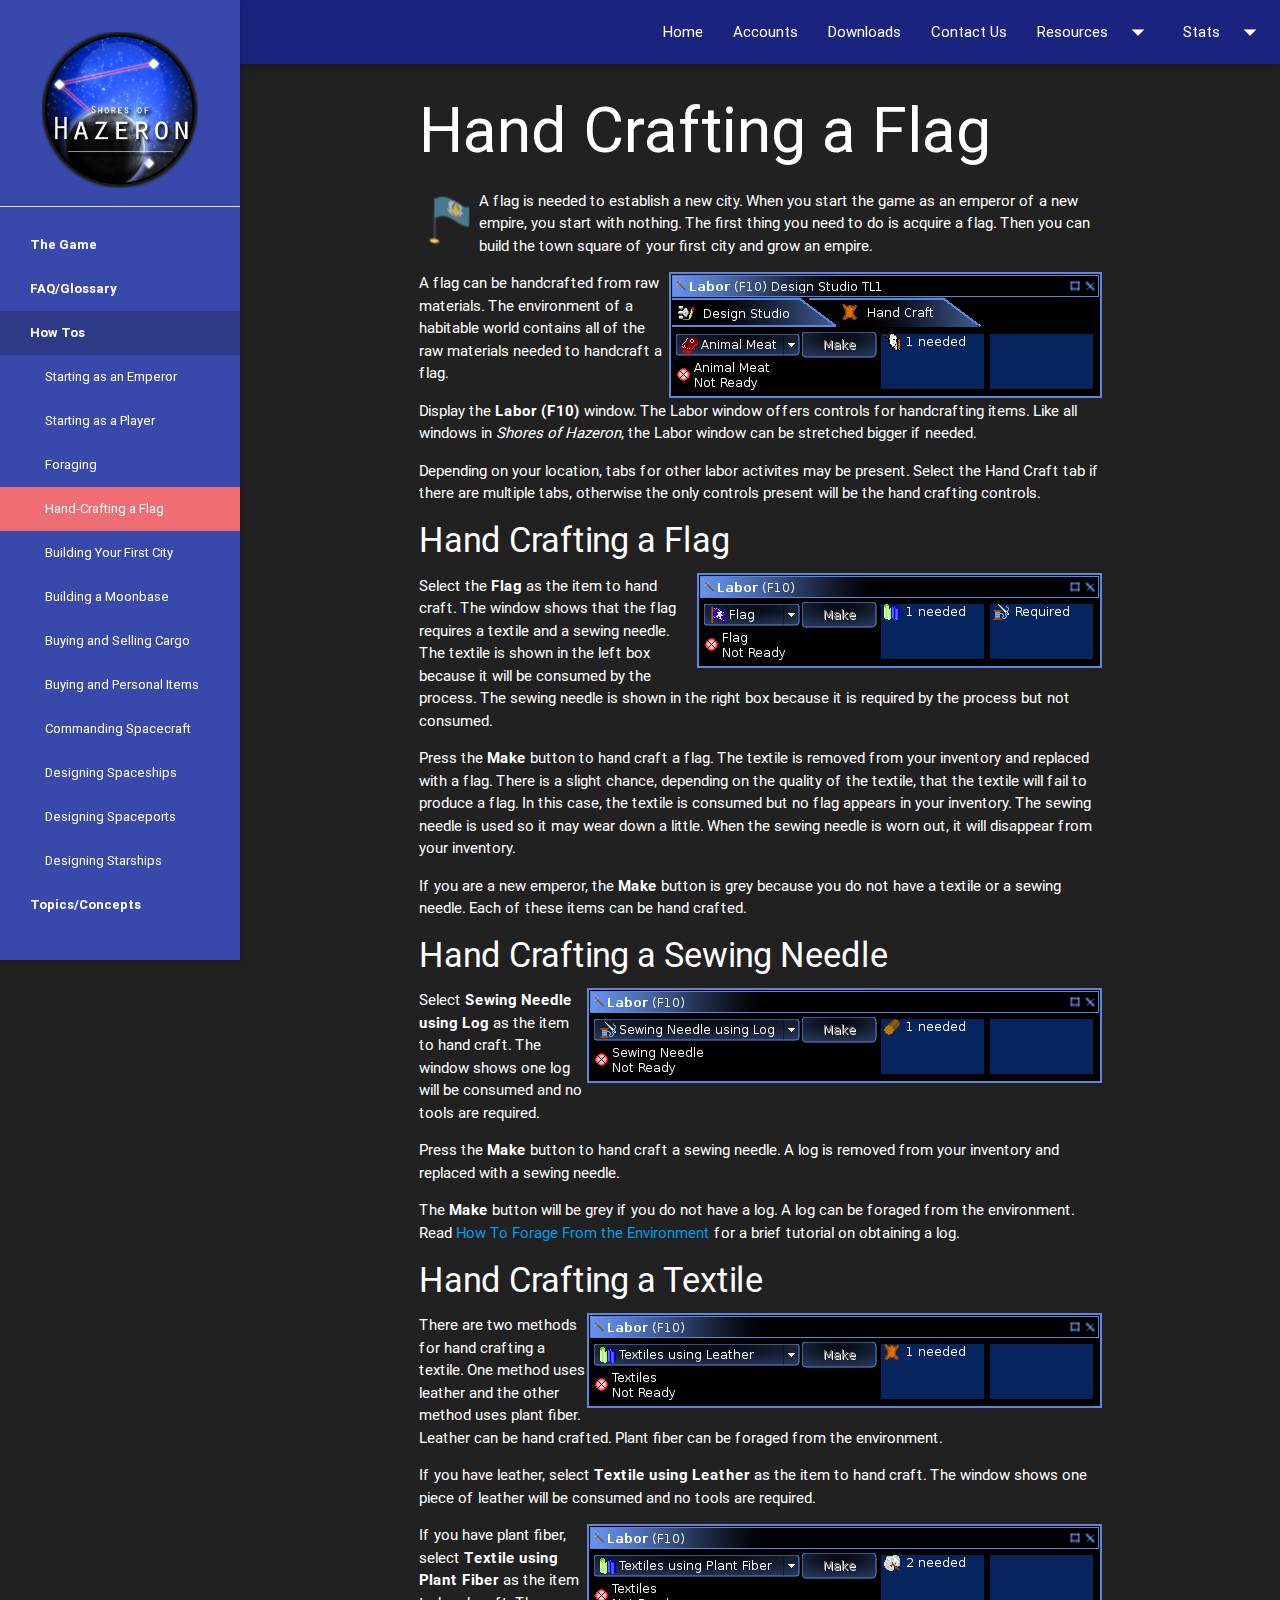
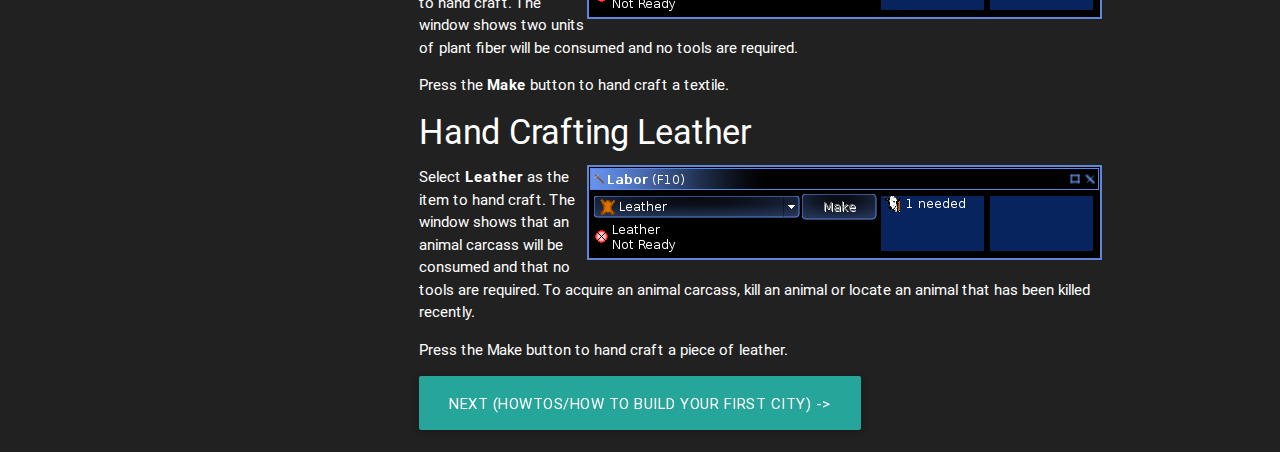
<file: manual/flagcraft.html>
<!DOCTYPE html>
<html>
<head lang="en">
    <meta charset="UTF-8">
    <link type="text/css" rel="stylesheet" href="/css/materialize.min.css" media="screen,projection" />
    <link type="text/css" rel="stylesheet" href="css/manual.css" />
    <title>Manual - Hand Crafting a Flag</title>
</head>
<body class="grey darken-4" style="overflow-x: hidden; color:white;">
<header>
    <ul id="stats-dropdown" class="dropdown-content indigo" style="margin-top: 64px">
        <li><a href="/servers.html" class="white-text waves-effect waves-light">Servers</a></li>
        <li><a href="/avatars.html" class="white-text waves-effect waves-light">Avatars</a></li>
        <li><a href="/empires.html" class="white-text waves-effect waves-light">Empires</a></li>
    </ul>
    <ul id="resources-dropdown" class="dropdown-content indigo" style="margin-top: 64px">
        <li><a href="/manual" class="white-text waves-effect waves-light">Manual</a></li>
        <li><a href="#" class="white-text waves-effect waves-light">Forums</a></li>
    </ul>
    <nav class="navbar-fixed indigo darken-4">
        <div class="container"><a href="#" data-activates="nav-mobile" class="button-collapse top-nav full"><i class="mdi-navigation-menu"></i></a></div>
        <div class="nav-wrapper">
            <ul class="right">
                <li class="waves-effect waves-light"><a href="/">Home</a></li>
                <li class="waves-effect waves-light"><a href="/account.html">Accounts</a></li>
                <li class="waves-effect waves-light"><a href="/software.html">Downloads</a></li>
                <li class="waves-effect waves-light"><a href="/contact.html">Contact Us</a></li>
                <li class="waves-effect waves-light"><a class="dropdown-button" href="#" data-activates="resources-dropdown">Resources<i class="mdi-navigation-arrow-drop-down right"></i></a></li>
                <li class="waves-effect waves-light"><a class="dropdown-button" href="#" data-activates="stats-dropdown">Stats<i class="mdi-navigation-arrow-drop-down right"></i></a></li>
            </ul>
        </div>
    </nav>
    <ul id="nav-mobile" class="side-nav fixed indigo darken-1">
        <li class="logo"><a id="logo-container" href="/" class="brand-logo">
            <img src="/images/logo.png" width="156"></a></li>
        <li><b><a href="/manual" class="waves-effect waves-purple white-text">The Game</a></b></li>
        <li><b><a href="faq.html" class="waves-effect waves-purple white-text">FAQ/Glossary</a></b></li>
        <li class="no-padding">
            <ul class="collapsible collapsible-accordion">
                <li>
                    <a class="collapsible-header active waves-effect waves-purple white-text"><b>How Tos</b></a>
                    <div class="collapsible-body">
                        <ul>
                            <li><a href="emperor.html" class="waves-effect waves-purple white-text">Starting as an Emperor</a></li>
                            <li><a href="player.html" class="waves-effect waves-purple white-text">Starting as a Player</a></li>
                            <li><a href="foraging.html" class="waves-effect waves-purple white-text">Foraging</a></li>
                            <li class="active"><a href="flagcraft.html" class="waves-effect waves-purple white-text">Hand-Crafting a Flag</a></li>
                            <li><a href="firstcity.html" class="waves-effect waves-purple white-text">Building Your First City</a></li>
                            <li><a href="moonbase.html" class="waves-effect waves-purple white-text">Building a Moonbase</a></li>
                            <li><a href="cargo.html" class="waves-effect waves-purple white-text">Buying and Selling Cargo</a></li>
                            <li><a href="personalItems.html" class="waves-effect waves-purple white-text">Buying and Personal Items</a></li>
                            <li><a href="commspace.html" class="waves-effect waves-purple white-text">Commanding Spacecraft</a></li>
                            <li><a href="designspsh.html" class="waves-effect waves-purple white-text">Designing Spaceships</a></li>
                            <li><a href="designsppo.html" class="waves-effect waves-purple white-text">Designing Spaceports</a></li>
                            <li><a href="designstsh.html" class="waves-effect waves-purple white-text">Designing Starships</a></li>

                        </ul>
                    </div>
                </li>
                <li>
                    <a class="collapsible-header waves-effect waves-purple white-text"><b>Topics/Concepts</b></a>
                    <div class="collapsible-body">
                        <ul>
                            <li><a href="empires.html" class="waves-effect waves-purple white-text">Empires</a></li>
                            <li><a href="ai.html" class="waves-effect waves-purple white-text">AI Controlled Empires</a></li>
                            <li><a href="animals.html" class="waves-effect waves-purple white-text">Animals</a></li>
                            <li><a href="atmosphere.html" class="waves-effect waves-purple white-text">Atmosphere</a></li>
                            <li><a href="cities.html" class="waves-effect waves-purple white-text">Cities & Citizens</a></li>
                            <li><a href="commodities.html" class="waves-effect waves-purple white-text">Commodities</a></li>
                            <li><a href="comms.html" class="waves-effect waves-purple white-text">Communication</a></li>
                            <li><a href="construction.html" class="waves-effect waves-purple white-text">Construction</a></li>
                            <li><a href="designst.html" class="waves-effect waves-purple white-text">Design Studio</a></li>
                            <li><a href="economy.html" class="waves-effect waves-purple white-text">Economy</a></li>
                            <li><a href="farms.html" class="waves-effect waves-purple white-text">Farms</a></li>
                            <li><a href="space.html" class="waves-effect waves-purple white-text">Space</a></li>
                            <li><a href="controls.html" class="waves-effect waves-purple white-text">Controls</a></li>
                            <li><a href="manufacturing.html" class="waves-effect waves-purple white-text">Manufacturing</a></li>
                            <li><a href="plants.html" class="waves-effect waves-purple white-text">Plants</a></li>
                            <li><a href="rocks.html" class="waves-effect waves-purple white-text">Rocks</a></li>
                            <li><a href="character.html" class="waves-effect waves-purple white-text">Character</a></li>
                            <li><a href="technology.html" class="waves-effect waves-purple white-text">Tech Level</a></li>
                            <li><a href="trade.html" class="waves-effect waves-purple white-text">Trade</a></li>
                            <li><a href="units.html" class="waves-effect waves-purple white-text">Unit Command</a></li>
                            <li><a href="vehicles.html" class="waves-effect waves-purple white-text">Vehicles</a></li>
                            <li><a href="ftl.html" class="waves-effect waves-purple white-text">FTL Travel</a></li>
                            <li><a href="planets.html" class="waves-effect waves-purple white-text">Planets</a></li>
                        </ul>
                    </div>
                </li>
            </ul>
        </li>
    </ul>

</header>
<main>
    <div class="container">
        <!-- Infomation -->
        <h1>Hand Crafting a Flag</h1>
        <img src="images/icons/FlagTownSqare.png" align="left">
        <p>A flag is needed to establish a new city. When you start the game as an emperor of a new empire, you start with nothing. The first thing you need to do is acquire a flag. Then you can build the town square of your first city and grow an empire.</p>
        <img src="images/LaborMeat.png" align="right"/>
        <p>A flag can be handcrafted from raw materials. The environment of a habitable world contains all of the raw materials needed to handcraft a flag.</p>
        <p>Display the <b>Labor (F10)</b> window. The Labor window offers controls for handcrafting items. Like all windows in <i>Shores of Hazeron</i>, the Labor window can be stretched bigger if needed.</p>
        <p>Depending on your location, tabs for other labor activites may be present. Select the Hand Craft tab if there are multiple tabs, otherwise the only controls present will be the hand crafting controls.</p>

        <h4>Hand Crafting a Flag</h4>
        <img src="images/LaborFlag.png" align="right">
        <p>Select the <b>Flag</b> as the item to hand craft. The window shows that the flag requires a textile and a sewing needle. The textile is shown in the left box because it will be consumed by the process. The sewing needle is shown in the right box because it is required by the process but not consumed.</p>
        <p>Press the <b>Make</b> button to hand craft a flag. The textile is removed from your inventory and replaced with a flag. There is a slight chance, depending on the quality of the textile, that the textile will fail to produce a flag. In this case, the textile is consumed but no flag appears in your inventory. The sewing needle is used so it may wear down a little. When the sewing needle is worn out, it will disappear from your inventory.</p>
        <p>If you are a new emperor, the <b>Make</b> button is grey because you do not have a textile or a sewing needle. Each of these items can be hand crafted.</p>

        <h4>Hand Crafting a Sewing Needle</h4>
        <img src="images/LaborSewingNeedle.png" align="right">
        <p>Select <b>Sewing Needle using Log</b> as the item to hand craft. The window shows one log will be consumed and no tools are required.</p>
        <p>Press the <b>Make</b> button to hand craft a sewing needle. A log is removed from your inventory and replaced with a sewing needle.</p>
        <p>The <b>Make</b> button will be grey if you do not have a log. A log can be foraged from the environment. Read <a href="foraging.html">How To Forage From the Environment</a> for a brief tutorial on obtaining a log.</p>

        <h4>Hand Crafting a Textile</h4>
        <img src="images/LaborTextileFromLeather.png" align="right">
        <p>There are two methods for hand crafting a textile. One method uses leather and the other method uses plant fiber. Leather can be hand crafted. Plant fiber can be foraged from the environment.</p>
        <p>If you have leather, select <b>Textile using Leather</b> as the item to hand craft. The window shows one piece of leather will be consumed and no tools are required.</p>
        <img src="images/LaborTextileFromFiber.png" align="right"/>
        <p>If you have plant fiber, select <b>Textile using Plant Fiber</b> as the item to hand craft. The window shows two units of plant fiber will be consumed and no tools are required. </p>
        <p>Press the <b>Make</b> button to hand craft a textile.</p>

        <h4>Hand Crafting Leather</h4>
        <img src="images/LaborLeather.png" align="right"/>
        <p>Select <b>Leather</b> as the item to hand craft. The window shows that an animal carcass will be consumed and that no tools are required. To acquire an animal carcass, kill an animal or locate an animal that has been killed recently.</p>
        <p>Press the Make button to hand craft a piece of leather.</p>

        <a href="firstcity.html" class="btn-large waves-effect waves-light center-align">Next (HowTos/How to Build Your First City) -></a>
    </div>
</main>

<script type="text/javascript" src="https://code.jquery.com/jquery-2.1.1.js"></script>
<script type="text/javascript" src="/js/materialize.js"></script>

<script>
    $(document).ready(function(){
        $(".dropdown-button").dropdown({hover: false});
        $(".collapsible").collapsible();
        $('.parallax').parallax();
        $('.button-collapse').sideNav();
        $(".collapsible-header.active").click();
    });
</script>
</body>
</html>
</file>
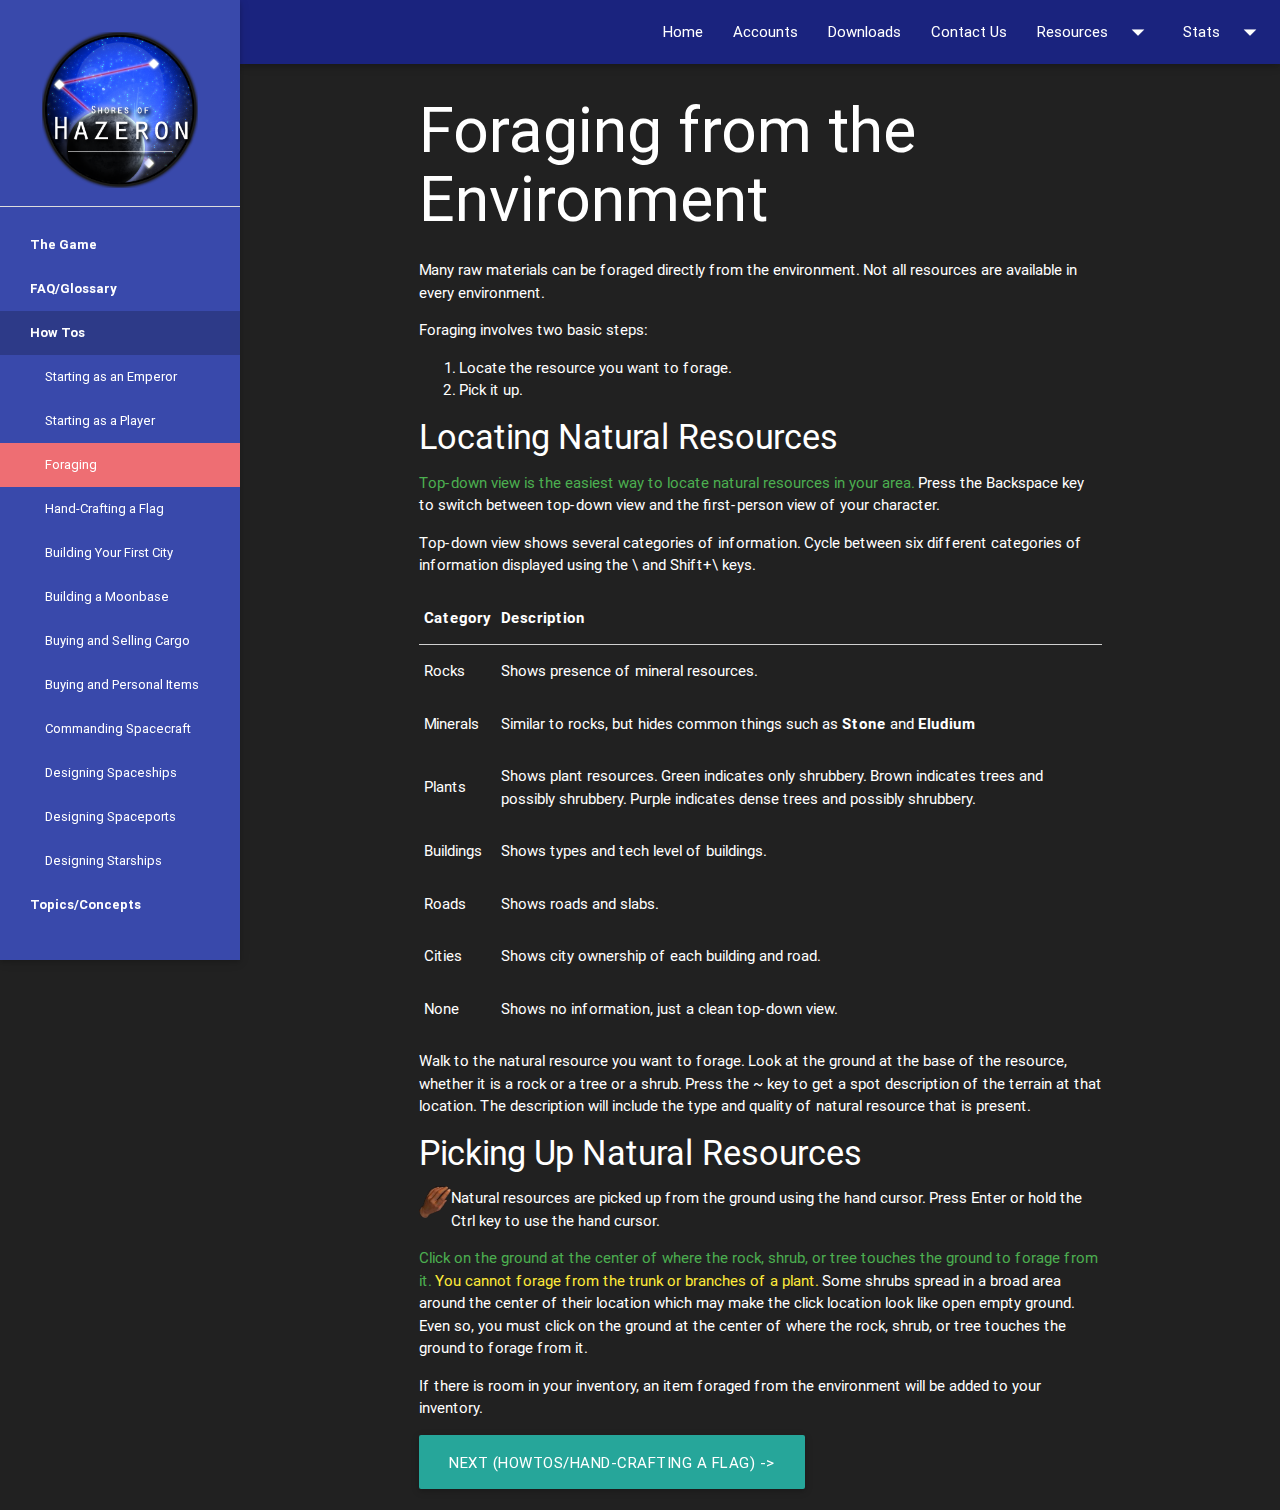
<file: manual/foraging.html>
<!DOCTYPE html>
<html>
<head lang="en">
    <meta charset="UTF-8">
    <link type="text/css" rel="stylesheet" href="/css/materialize.min.css" media="screen,projection" />
    <link type="text/css" rel="stylesheet" href="css/manual.css" />
    <title>Manual - Foraging From the Environment</title>
</head>
<body class="grey darken-4" style="overflow-x: hidden; color:white;">
<header>
    <ul id="stats-dropdown" class="dropdown-content indigo" style="margin-top: 64px">
        <li><a href="/servers.html" class="white-text waves-effect waves-light">Servers</a></li>
        <li><a href="/avatars.html" class="white-text waves-effect waves-light">Avatars</a></li>
        <li><a href="/empires.html" class="white-text waves-effect waves-light">Empires</a></li>
    </ul>
    <ul id="resources-dropdown" class="dropdown-content indigo" style="margin-top: 64px">
        <li><a href="/manual" class="white-text waves-effect waves-light">Manual</a></li>
        <li><a href="#" class="white-text waves-effect waves-light">Forums</a></li>
    </ul>
    <nav class="navbar-fixed indigo darken-4">
        <div class="container"><a href="#" data-activates="nav-mobile" class="button-collapse top-nav full"><i class="mdi-navigation-menu"></i></a></div>
        <div class="nav-wrapper">
            <ul class="right">
                <li class="waves-effect waves-light"><a href="/">Home</a></li>
                <li class="waves-effect waves-light"><a href="/account.html">Accounts</a></li>
                <li class="waves-effect waves-light"><a href="/software.html">Downloads</a></li>
                <li class="waves-effect waves-light"><a href="/contact.html">Contact Us</a></li>
                <li class="waves-effect waves-light"><a class="dropdown-button" href="#" data-activates="resources-dropdown">Resources<i class="mdi-navigation-arrow-drop-down right"></i></a></li>
                <li class="waves-effect waves-light"><a class="dropdown-button" href="#" data-activates="stats-dropdown">Stats<i class="mdi-navigation-arrow-drop-down right"></i></a></li>
            </ul>
        </div>
    </nav>
    <ul id="nav-mobile" class="side-nav fixed indigo darken-1">
        <li class="logo"><a id="logo-container" href="/" class="brand-logo">
            <img src="/images/logo.png" width="156"></a></li>
        <li><b><a href="/manual" class="waves-effect waves-purple white-text">The Game</a></b></li>
        <li><b><a href="faq.html" class="waves-effect waves-purple white-text">FAQ/Glossary</a></b></li>
        <li class="no-padding">
            <ul class="collapsible collapsible-accordion">
                <li>
                    <a class="collapsible-header active waves-effect waves-purple white-text"><b>How Tos</b></a>
                    <div class="collapsible-body">
                        <ul>
                            <li><a href="emperor.html" class="waves-effect waves-purple white-text">Starting as an Emperor</a></li>
                            <li><a href="player.html" class="waves-effect waves-purple white-text">Starting as a Player</a></li>
                            <li class="active"><a href="foraging.html" class="waves-effect waves-purple white-text">Foraging</a></li>
                            <li><a href="flagcraft.html" class="waves-effect waves-purple white-text">Hand-Crafting a Flag</a></li>
                            <li><a href="firstcity.html" class="waves-effect waves-purple white-text">Building Your First City</a></li>
                            <li><a href="moonbase.html" class="waves-effect waves-purple white-text">Building a Moonbase</a></li>
                            <li><a href="cargo.html" class="waves-effect waves-purple white-text">Buying and Selling Cargo</a></li>
                            <li><a href="personalItems.html" class="waves-effect waves-purple white-text">Buying and Personal Items</a></li>
                            <li><a href="commspace.html" class="waves-effect waves-purple white-text">Commanding Spacecraft</a></li>
                            <li><a href="designspsh.html" class="waves-effect waves-purple white-text">Designing Spaceships</a></li>
                            <li><a href="designsppo.html" class="waves-effect waves-purple white-text">Designing Spaceports</a></li>
                            <li><a href="designstsh.html" class="waves-effect waves-purple white-text">Designing Starships</a></li>

                        </ul>
                    </div>
                </li>
                <li>
                    <a class="collapsible-header waves-effect waves-purple white-text"><b>Topics/Concepts</b></a>
                    <div class="collapsible-body">
                        <ul>
                            <li><a href="empires.html" class="waves-effect waves-purple white-text">Empires</a></li>
                            <li><a href="ai.html" class="waves-effect waves-purple white-text">AI Controlled Empires</a></li>
                            <li><a href="animals.html" class="waves-effect waves-purple white-text">Animals</a></li>
                            <li><a href="atmosphere.html" class="waves-effect waves-purple white-text">Atmosphere</a></li>
                            <li><a href="cities.html" class="waves-effect waves-purple white-text">Cities & Citizens</a></li>
                            <li><a href="commodities.html" class="waves-effect waves-purple white-text">Commodities</a></li>
                            <li><a href="comms.html" class="waves-effect waves-purple white-text">Communication</a></li>
                            <li><a href="construction.html" class="waves-effect waves-purple white-text">Construction</a></li>
                            <li><a href="designst.html" class="waves-effect waves-purple white-text">Design Studio</a></li>
                            <li><a href="economy.html" class="waves-effect waves-purple white-text">Economy</a></li>
                            <li><a href="farms.html" class="waves-effect waves-purple white-text">Farms</a></li>
                            <li><a href="space.html" class="waves-effect waves-purple white-text">Space</a></li>
                            <li><a href="controls.html" class="waves-effect waves-purple white-text">Controls</a></li>
                            <li><a href="manufacturing.html" class="waves-effect waves-purple white-text">Manufacturing</a></li>
                            <li><a href="plants.html" class="waves-effect waves-purple white-text">Plants</a></li>
                            <li><a href="rocks.html" class="waves-effect waves-purple white-text">Rocks</a></li>
                            <li><a href="character.html" class="waves-effect waves-purple white-text">Character</a></li>
                            <li><a href="technology.html" class="waves-effect waves-purple white-text">Tech Level</a></li>
                            <li><a href="trade.html" class="waves-effect waves-purple white-text">Trade</a></li>
                            <li><a href="units.html" class="waves-effect waves-purple white-text">Unit Command</a></li>
                            <li><a href="vehicles.html" class="waves-effect waves-purple white-text">Vehicles</a></li>
                            <li><a href="ftl.html" class="waves-effect waves-purple white-text">FTL Travel</a></li>
                            <li><a href="planets.html" class="waves-effect waves-purple white-text">Planets</a></li>
                        </ul>
                    </div>
                </li>
            </ul>
        </li>
    </ul>

</header>
<main>
    <div class="container">
        <!-- Infomation -->
        <h1>Foraging from the Environment</h1>
        <p>Many raw materials can be foraged directly from the environment. Not all resources are available in every environment.</p>
        <p>Foraging involves two basic steps:</p>
        <ol>
            <li>Locate the resource you want to forage.</li>
            <li>Pick it up.</li>
        </ol>

        <h4>Locating Natural Resources</h4>
        <p><f class="green-text">Top-down view is the easiest way to locate natural resources in your area.</f> Press the Backspace key to switch between top-down view and the first-person view of your character.</p>
        <p>Top-down view shows several categories of information. Cycle between six different categories of information displayed using the \ and Shift+\ keys.</p>

        <table>
            <thead>
                <tr>
                    <th data-field="category">Category</th>
                    <th data-field="desc">Description</th>
                </tr>
            </thead>
            <tbody>
                <tr>
                    <td>Rocks</td>
                    <td>Shows presence of mineral resources.</td>
                </tr>
                <tr>
                    <td>Minerals</td>
                    <td>Similar to rocks, but hides common things such as <b>Stone</b> and <b>Eludium</b></td>
                </tr>
                <tr>
                    <td>Plants</td>
                    <td>Shows plant resources. Green indicates only shrubbery. Brown indicates trees and possibly shrubbery. Purple indicates dense trees and possibly shrubbery.</td>
                </tr>
                <tr>
                    <td>Buildings</td>
                    <td>Shows types and tech level of buildings.</td>
                </tr>
                <tr>
                    <td>Roads</td>
                    <td>Shows roads and slabs.</td>
                </tr>
                <tr>
                    <td>Cities</td>
                    <td>Shows city ownership of each building and road.</td>
                </tr>
                <tr>
                    <td>None</td>
                    <td>Shows no information, just a clean top-down view.</td>
                </tr>
            </tbody>
        </table>
        <p>Walk to the natural resource you want to forage. Look at the ground at the base of the resource, whether it is a rock or a tree or a shrub. Press the ~ key to get a spot description of the terrain at that location. The description will include the type and quality of natural resource that is present.</p>
        
        <h4>Picking Up Natural Resources</h4>
        <img src="images/icons/HandLeft.png" align="left">
        <p>Natural resources are picked up from the ground using the hand cursor. Press Enter or hold the Ctrl key to use the hand cursor.</p>
        <p><f class="green-text">Click on the ground at the center of where the rock, shrub, or tree touches the ground to forage from it.</f> <f class="yellow-text">You cannot forage from the trunk or branches of a plant.</f> Some shrubs spread in a broad area around the center of their location which may make the click location look like open empty ground. Even so, you must click on the ground at the center of where the rock, shrub, or tree touches the ground to forage from it.</p>
        <p>If there is room in your inventory, an item foraged from the environment will be added to your inventory.</p>

        <a href="flagcraft.html" class="btn-large waves-effect waves-light center-align">Next (HowTos/Hand-Crafting a Flag) -></a>
    </div>
</main>

<script type="text/javascript" src="https://code.jquery.com/jquery-2.1.1.js"></script>
<script type="text/javascript" src="/js/materialize.js"></script>

<script>
    $(document).ready(function(){
        $(".dropdown-button").dropdown({hover: false});
        $(".collapsible").collapsible();
        $('.parallax').parallax();
        $('.button-collapse').sideNav();
        $(".collapsible-header.active").click();
    });
</script>
</body>
</html>
</file>
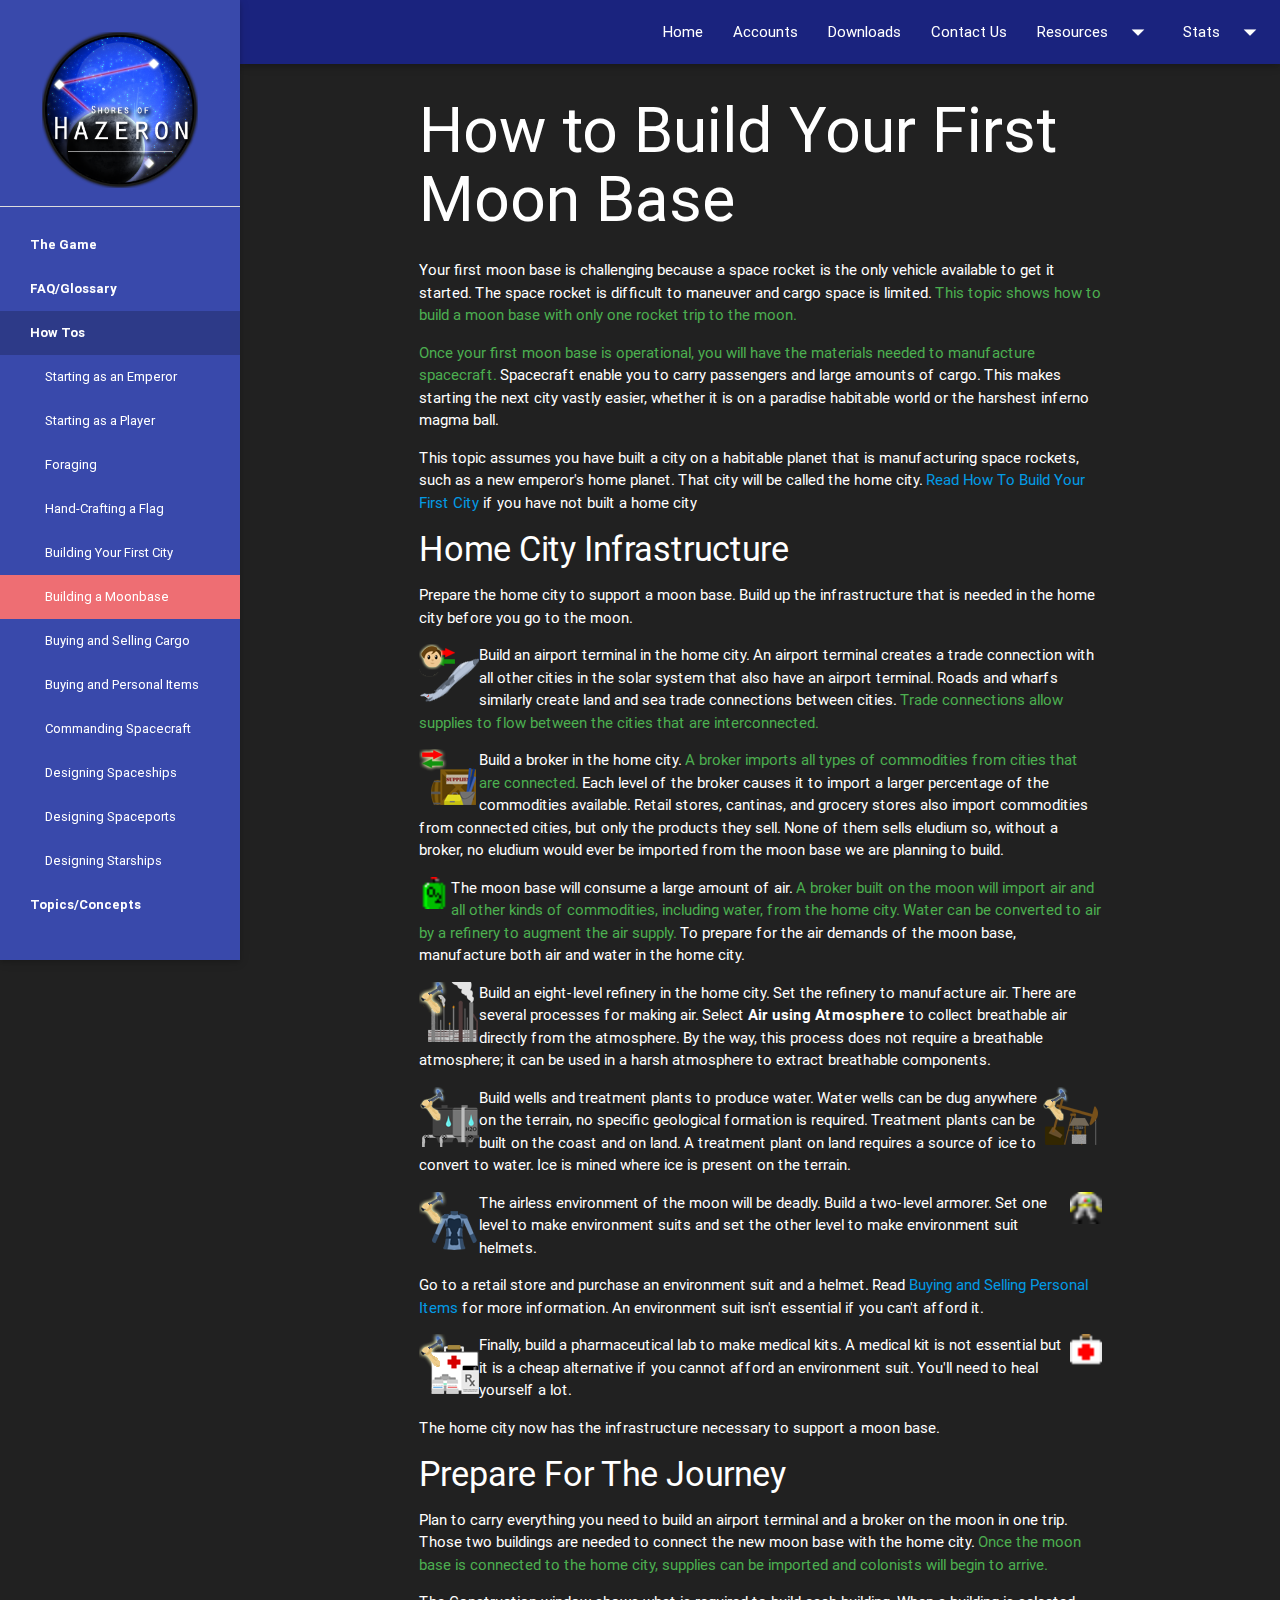
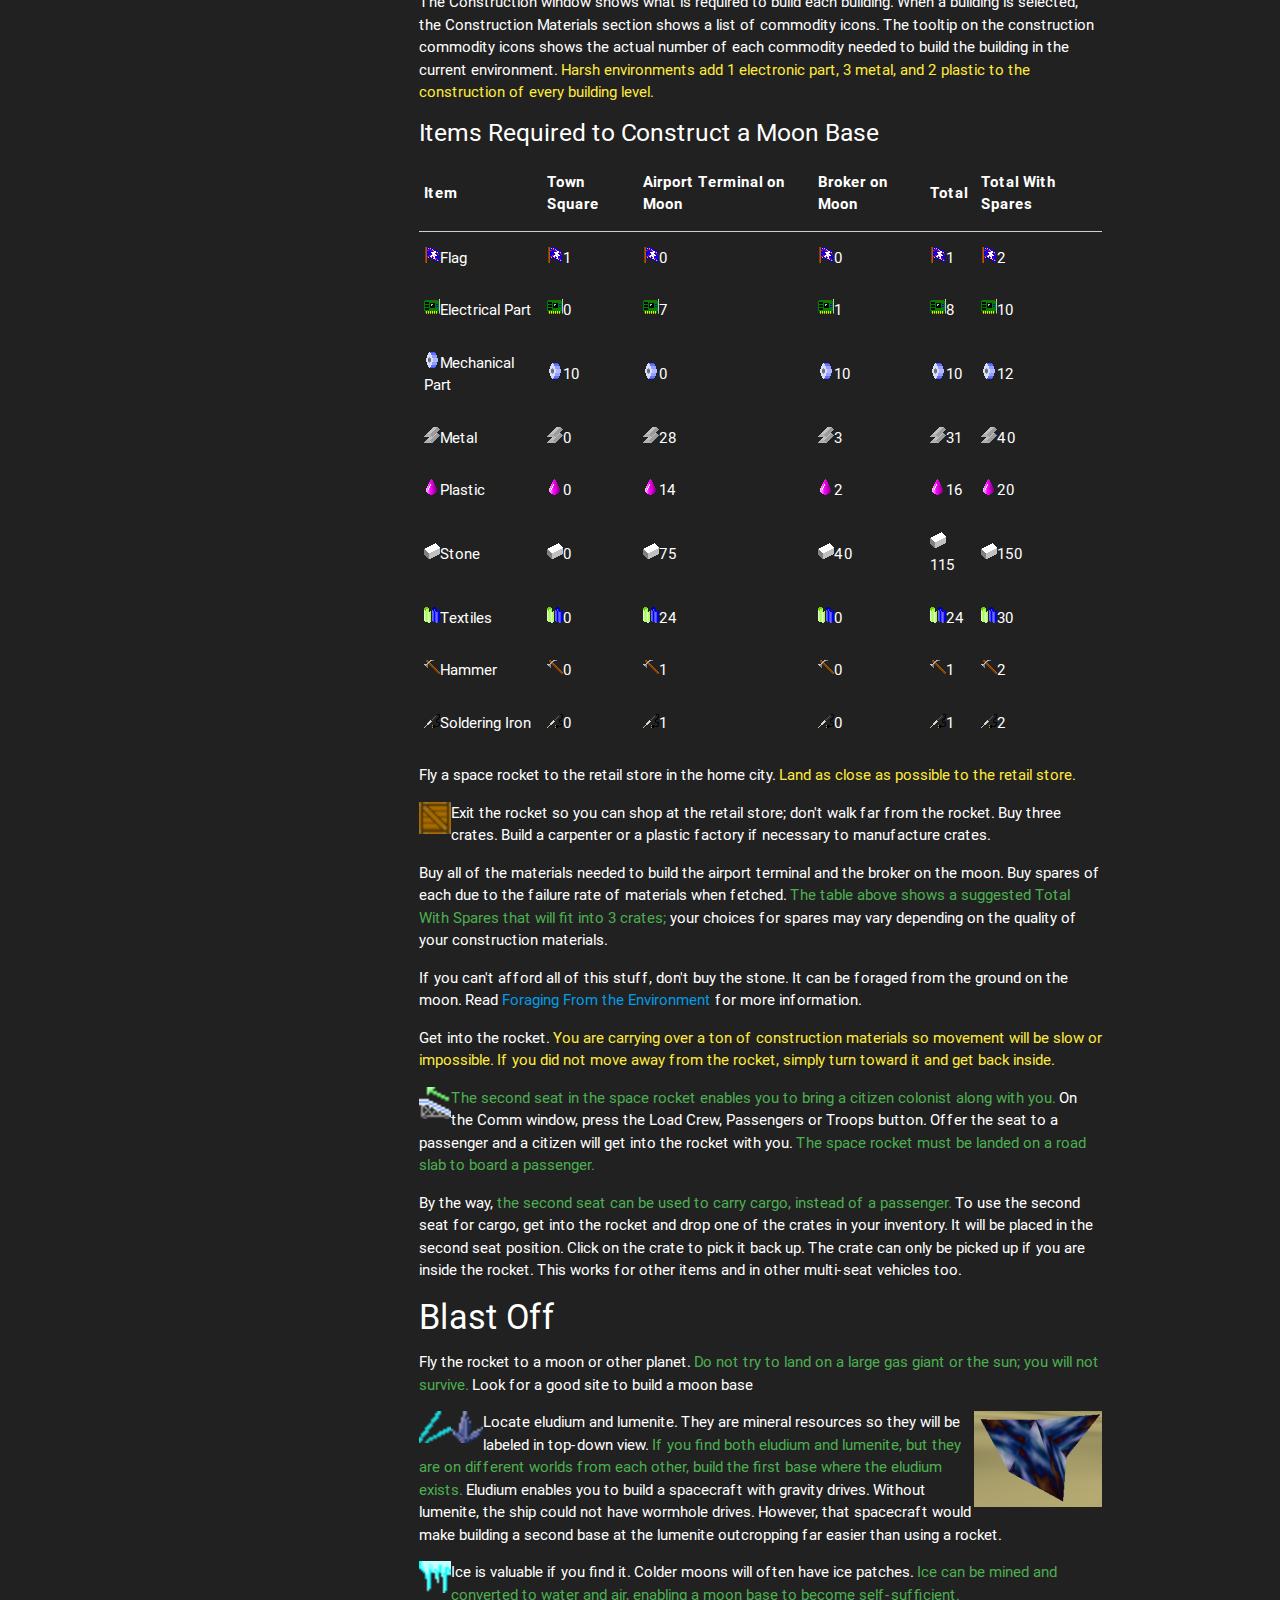
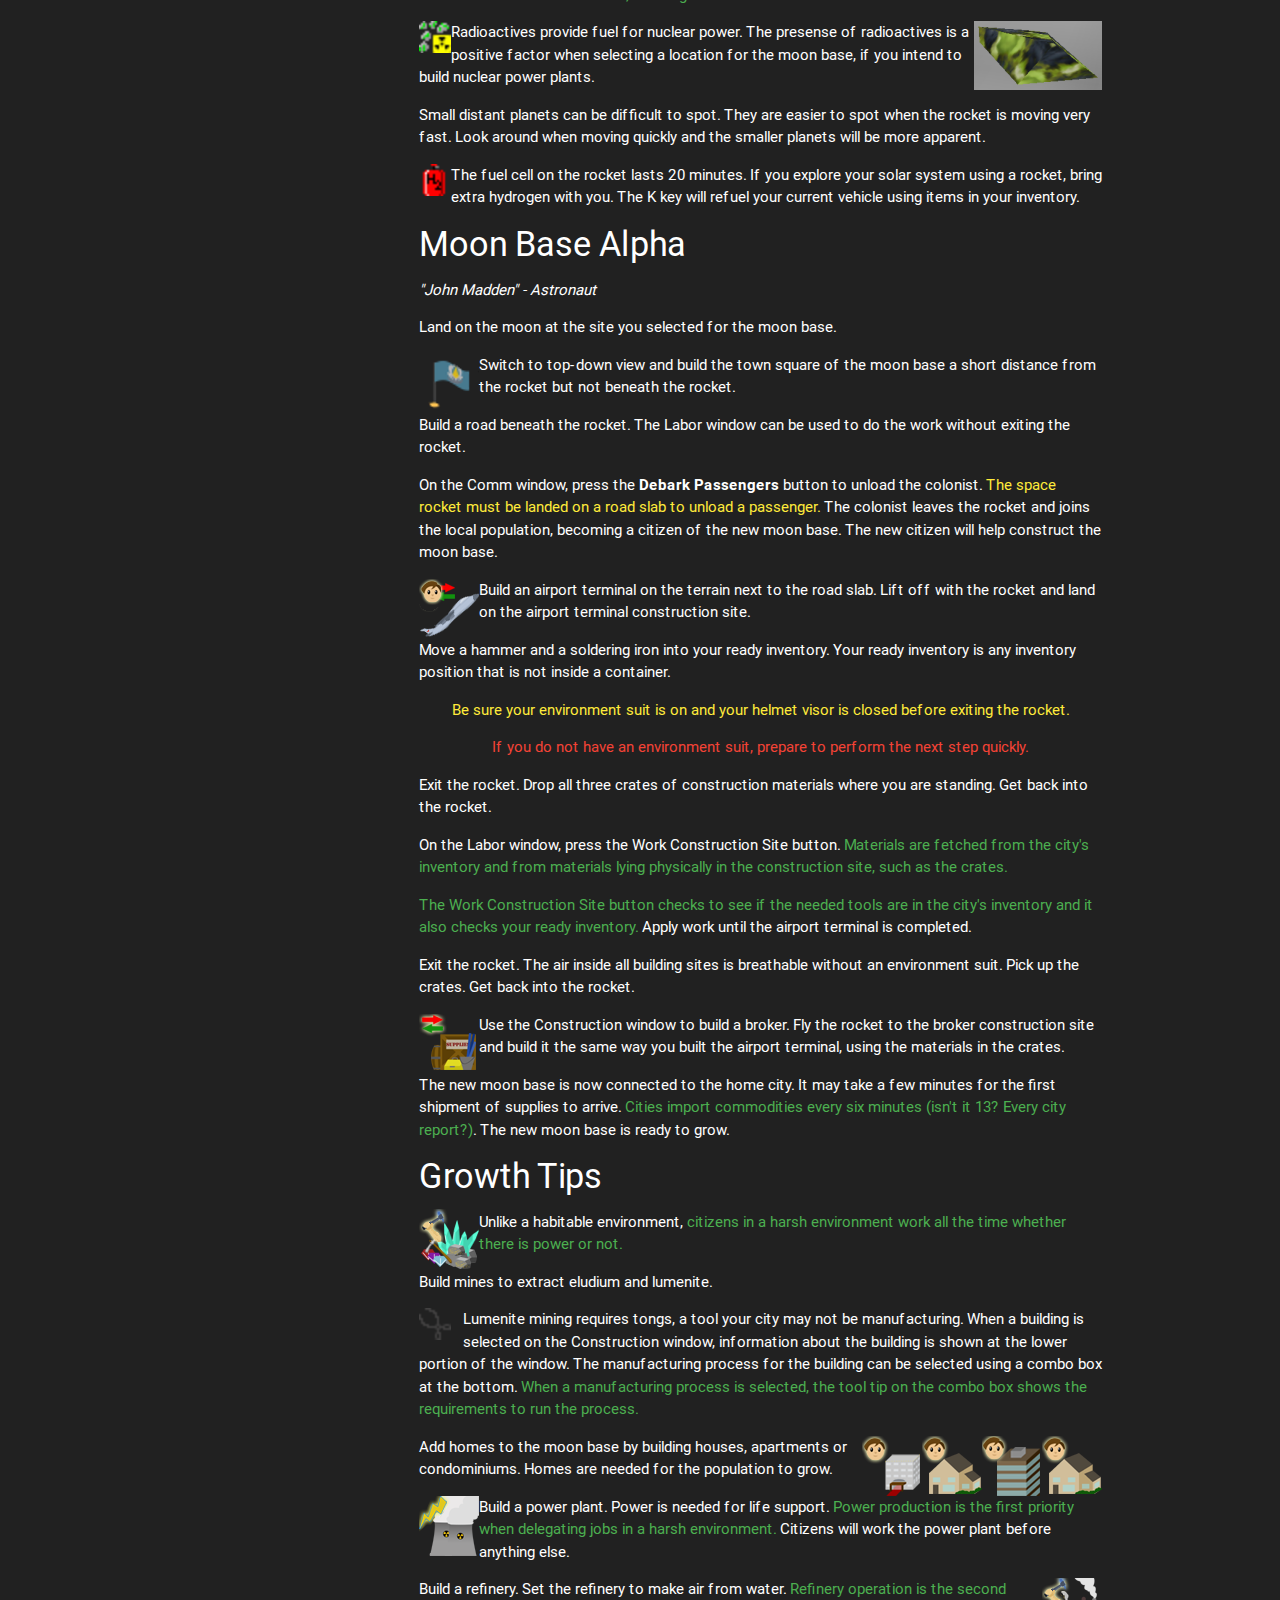
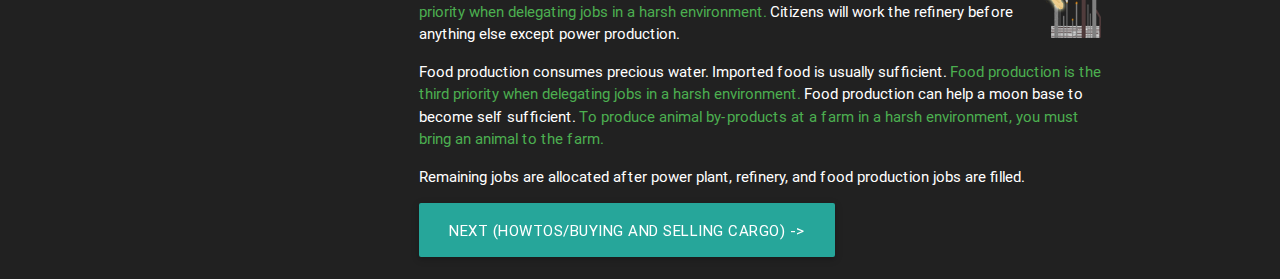
<file: manual/moonbase.html>
<!DOCTYPE html>
<html>
<head lang="en">
    <meta charset="UTF-8">
    <link type="text/css" rel="stylesheet" href="/css/materialize.min.css" media="screen,projection" />
    <link type="text/css" rel="stylesheet" href="css/manual.css" />
    <title>Manual - </title>
</head>
<body class="grey darken-4" style="overflow-x: hidden; color:white;">
<header>
    <ul id="stats-dropdown" class="dropdown-content indigo" style="margin-top: 64px">
        <li><a href="/servers.html" class="white-text waves-effect waves-light">Servers</a></li>
        <li><a href="/avatars.html" class="white-text waves-effect waves-light">Avatars</a></li>
        <li><a href="/empires.html" class="white-text waves-effect waves-light">Empires</a></li>
    </ul>
    <ul id="resources-dropdown" class="dropdown-content indigo" style="margin-top: 64px">
        <li><a href="/manual" class="white-text waves-effect waves-light">Manual</a></li>
        <li><a href="#" class="white-text waves-effect waves-light">Forums</a></li>
    </ul>
    <nav class="navbar-fixed indigo darken-4">
        <div class="container"><a href="#" data-activates="nav-mobile" class="button-collapse top-nav full"><i class="mdi-navigation-menu"></i></a></div>
        <div class="nav-wrapper">
            <ul class="right">
                <li class="waves-effect waves-light"><a href="/">Home</a></li>
                <li class="waves-effect waves-light"><a href="/account.html">Accounts</a></li>
                <li class="waves-effect waves-light"><a href="/software.html">Downloads</a></li>
                <li class="waves-effect waves-light"><a href="/contact.html">Contact Us</a></li>
                <li class="waves-effect waves-light"><a class="dropdown-button" href="#" data-activates="resources-dropdown">Resources<i class="mdi-navigation-arrow-drop-down right"></i></a></li>
                <li class="waves-effect waves-light"><a class="dropdown-button" href="#" data-activates="stats-dropdown">Stats<i class="mdi-navigation-arrow-drop-down right"></i></a></li>
            </ul>
        </div>
    </nav>
    <ul id="nav-mobile" class="side-nav fixed indigo darken-1">
        <li class="logo"><a id="logo-container" href="/" class="brand-logo">
            <img src="/images/logo.png" width="156"></a></li>
        <li><b><a href="/manual" class="waves-effect waves-purple white-text">The Game</a></b></li>
        <li><b><a href="faq.html" class="waves-effect waves-purple white-text">FAQ/Glossary</a></b></li>
        <li class="no-padding">
            <ul class="collapsible collapsible-accordion">
                <li>
                    <a class="collapsible-header active waves-effect waves-purple white-text"><b>How Tos</b></a>
                    <div class="collapsible-body">
                        <ul>
                            <li><a href="emperor.html" class="waves-effect waves-purple white-text">Starting as an Emperor</a></li>
                            <li><a href="player.html" class="waves-effect waves-purple white-text">Starting as a Player</a></li>
                            <li><a href="foraging.html" class="waves-effect waves-purple white-text">Foraging</a></li>
                            <li><a href="flagcraft.html" class="waves-effect waves-purple white-text">Hand-Crafting a Flag</a></li>
                            <li><a href="firstcity.html" class="waves-effect waves-purple white-text">Building Your First City</a></li>
                            <li class="active"><a href="moonbase.html" class="waves-effect waves-purple white-text">Building a Moonbase</a></li>
                            <li><a href="cargo.html" class="waves-effect waves-purple white-text">Buying and Selling Cargo</a></li>
                            <li><a href="personalItems.html" class="waves-effect waves-purple white-text">Buying and Personal Items</a></li>
                            <li><a href="commspace.html" class="waves-effect waves-purple white-text">Commanding Spacecraft</a></li>
                            <li><a href="designspsh.html" class="waves-effect waves-purple white-text">Designing Spaceships</a></li>
                            <li><a href="designsppo.html" class="waves-effect waves-purple white-text">Designing Spaceports</a></li>
                            <li><a href="designstsh.html" class="waves-effect waves-purple white-text">Designing Starships</a></li>

                        </ul>
                    </div>
                </li>
                <li>
                    <a class="collapsible-header waves-effect waves-purple white-text"><b>Topics/Concepts</b></a>
                    <div class="collapsible-body">
                        <ul>
                            <li><a href="empires.html" class="waves-effect waves-purple white-text">Empires</a></li>
                            <li><a href="ai.html" class="waves-effect waves-purple white-text">AI Controlled Empires</a></li>
                            <li><a href="animals.html" class="waves-effect waves-purple white-text">Animals</a></li>
                            <li><a href="atmosphere.html" class="waves-effect waves-purple white-text">Atmosphere</a></li>
                            <li><a href="cities.html" class="waves-effect waves-purple white-text">Cities & Citizens</a></li>
                            <li><a href="commodities.html" class="waves-effect waves-purple white-text">Commodities</a></li>
                            <li><a href="comms.html" class="waves-effect waves-purple white-text">Communication</a></li>
                            <li><a href="construction.html" class="waves-effect waves-purple white-text">Construction</a></li>
                            <li><a href="designst.html" class="waves-effect waves-purple white-text">Design Studio</a></li>
                            <li><a href="economy.html" class="waves-effect waves-purple white-text">Economy</a></li>
                            <li><a href="farms.html" class="waves-effect waves-purple white-text">Farms</a></li>
                            <li><a href="space.html" class="waves-effect waves-purple white-text">Space</a></li>
                            <li><a href="controls.html" class="waves-effect waves-purple white-text">Controls</a></li>
                            <li><a href="manufacturing.html" class="waves-effect waves-purple white-text">Manufacturing</a></li>
                            <li><a href="plants.html" class="waves-effect waves-purple white-text">Plants</a></li>
                            <li><a href="rocks.html" class="waves-effect waves-purple white-text">Rocks</a></li>
                            <li><a href="character.html" class="waves-effect waves-purple white-text">Character</a></li>
                            <li><a href="technology.html" class="waves-effect waves-purple white-text">Tech Level</a></li>
                            <li><a href="trade.html" class="waves-effect waves-purple white-text">Trade</a></li>
                            <li><a href="units.html" class="waves-effect waves-purple white-text">Unit Command</a></li>
                            <li><a href="vehicles.html" class="waves-effect waves-purple white-text">Vehicles</a></li>
                            <li><a href="ftl.html" class="waves-effect waves-purple white-text">FTL Travel</a></li>
                            <li><a href="planets.html" class="waves-effect waves-purple white-text">Planets</a></li>
                        </ul>
                    </div>
                </li>
            </ul>
        </li>
    </ul>

</header>
<main>
    <div class="container">
        <!-- Infomation -->
        <h1>How to Build Your First Moon Base</h1>
        <p>Your first moon base is challenging because a space rocket is the only vehicle available to get it started. The space rocket is difficult to maneuver and cargo space is limited. <f class="green-text">This topic shows how to build a moon base with only one rocket trip to the moon.</f></p>
        <p><f class="green-text">Once your first moon base is operational, you will have the materials needed to manufacture spacecraft.</f> Spacecraft enable you to carry passengers and large amounts of cargo. This makes starting the next city vastly easier, whether it is on a paradise habitable world or the harshest inferno magma ball.</p>
        <p>This topic assumes you have built a city on a habitable planet that is manufacturing space rockets, such as a new emperor's home planet. That city will be called the home city. <a href="firstcity.html">Read How To Build Your First City</a> if you have not built a home city</p>

        <h4>Home City Infrastructure</h4>
        <p>Prepare the home city to support a moon base. Build up the infrastructure that is needed in the home city before you go to the moon.</p>
        <img src="images/icons/bAirportTerminal.png" align="left" />
        <p>Build an airport terminal in the home city. <f color="green-text">An airport terminal creates a trade connection with all other cities in the solar system that also have an airport terminal.</f> Roads and wharfs similarly create land and sea trade connections between cities. <f class="green-text">Trade connections allow supplies to flow between the cities that are interconnected.</f></p>
        <img src="images/icons/bBroker.png" align="left" />
        <p>Build a broker in the home city. <f class="green-text">A broker imports all types of commodities from cities that are connected.</f> Each level of the broker causes it to import a larger percentage of the commodities available. Retail stores, cantinas, and grocery stores also import commodities from connected cities, but only the products they sell. None of them sells eludium so, without a broker, no eludium would ever be imported from the moon base we are planning to build.</p>
        <img src="images/icons/c_Air.png" align="left" height="32"/>
        <p>The moon base will consume a large amount of air. <f class="green-text">A broker built on the moon will import air and all other kinds of commodities, including water, from the home city. Water can be converted to air by a refinery to augment the air supply.</f> To prepare for the air demands of the moon base, manufacture both air and water in the home city.</p>
        <img src="images/icons/bRefinery.png" align="left" />
        <p>Build an eight-level refinery in the home city. Set the refinery to manufacture air. There are several processes for making air. Select <b>Air using Atmosphere</b> to collect breathable air directly from the atmosphere. By the way, this process does not require a breathable atmosphere; it can be used in a harsh atmosphere to extract breathable components.</p>
        <img src="images/icons/bTreatmentPlant.png" align="left" />
        <img src="images/icons/bWell.png" align="right" />
        <p>Build wells and treatment plants to produce water. Water wells can be dug anywhere on the terrain, no specific geological formation is required. Treatment plants can be built on the coast and on land. A treatment plant on land requires a source of ice to convert to water. Ice is mined where ice is present on the terrain.</p>
        <img src="images/icons/bArmorer.png" align="left" />
        <img src="images/icons/c_VacSuit.png" align="right" height="32"/>
        <p>The airless environment of the moon will be deadly. Build a two-level armorer. Set one level to make environment suits and set the other level to make environment suit helmets.</p>
        <p>Go to a retail store and purchase an environment suit and a helmet. Read <a href="personalItems.html">Buying and Selling Personal Items</a> for more information. An environment suit isn't essential if you can't afford it.</p>
        <img src="images/icons/bPharmaceuticalLab.png" align="left" />
        <img src="images/icons/c_MedKit.png" align="right" height="32"/>
        <p>Finally, build a pharmaceutical lab to make medical kits. A medical kit is not essential but it is a cheap alternative if you cannot afford an environment suit. You'll need to heal yourself a lot.</p>
        <p>The home city now has the infrastructure necessary to support a moon base.</p>

        <h4>Prepare For The Journey</h4>
        <p>Plan to carry everything you need to build an airport terminal and a broker on the moon in one trip. Those two buildings are needed to connect the new moon base with the home city. <f class="green-text">Once the moon base is connected to the home city, supplies can be imported and colonists will begin to arrive.</f></p>
        <p>The Construction window shows what is required to build each building. When a building is selected, the Construction Materials section shows a list of commodity icons. The tooltip on the construction commodity icons shows the actual number of each commodity needed to build the building in the current environment. <f class="yellow-text">Harsh environments add 1 electronic part, 3 metal, and 2 plastic to the construction of every building level.</f></p>

        <h5>Items Required to Construct a Moon Base</h5>
        <table>
            <thead>
                <tr>
                    <th data-field="item">Item</th>
                    <th data-field="tsq">Town Square</th>
                    <th data-field="airport">Airport Terminal on Moon</th>
                    <th data-field="broker">Broker on Moon</th>
                    <th data-field="total">Total</th>
                    <th data-field="totalspare">Total With Spares</th>
                </tr>
            </thead>
            <tbody>
                <tr>
                    <td><img src="images/icons/Flag.png"/>Flag</td>
                    <td><img src="images/icons/Flag.png"/>1</td>
                    <td><img src="images/icons/Flag.png"/>0</td>
                    <td><img src="images/icons/Flag.png"/>0</td>
                    <td><img src="images/icons/Flag.png"/>1</td>
                    <td><img src="images/icons/Flag.png"/>2</td>
                </tr>
                <tr>
                    <td><img src="images/icons/c_ElectronicPart.png"/>Electrical Part</td>
                    <td><img src="images/icons/c_ElectronicPart.png"/>0</td>
                    <td><img src="images/icons/c_ElectronicPart.png"/>7</td>
                    <td><img src="images/icons/c_ElectronicPart.png"/>1</td>
                    <td><img src="images/icons/c_ElectronicPart.png"/>8</td>
                    <td><img src="images/icons/c_ElectronicPart.png"/>10</td>
                </tr>
                <tr>
                    <td><img src="images/icons/c_MechanicalPart.png"/>Mechanical Part</td>
                    <td><img src="images/icons/c_MechanicalPart.png"/>10</td>
                    <td><img src="images/icons/c_MechanicalPart.png"/>0</td>
                    <td><img src="images/icons/c_MechanicalPart.png"/>10</td>
                    <td><img src="images/icons/c_MechanicalPart.png"/>10</td>
                    <td><img src="images/icons/c_MechanicalPart.png"/>12</td>
                </tr>
                <tr>
                    <td><img src="images/icons/c_Metal.png"/>Metal</td>
                    <td><img src="images/icons/c_Metal.png"/>0</td>
                    <td><img src="images/icons/c_Metal.png"/>28</td>
                    <td><img src="images/icons/c_Metal.png"/>3</td>
                    <td><img src="images/icons/c_Metal.png"/>31</td>
                    <td><img src="images/icons/c_Metal.png"/>40</td>
                </tr>
                <tr>
                    <td><img src="images/icons/c_Plastic.png"/>Plastic</td>
                    <td><img src="images/icons/c_Plastic.png"/>0</td>
                    <td><img src="images/icons/c_Plastic.png"/>14</td>
                    <td><img src="images/icons/c_Plastic.png"/>2</td>
                    <td><img src="images/icons/c_Plastic.png"/>16</td>
                    <td><img src="images/icons/c_Plastic.png"/>20</td>
                </tr>
                <tr>
                    <td><img src="images/icons/c_Stone.png"/>Stone</td>
                    <td><img src="images/icons/c_Stone.png"/>0</td>
                    <td><img src="images/icons/c_Stone.png"/>75</td>
                    <td><img src="images/icons/c_Stone.png"/>40</td>
                    <td><img src="images/icons/c_Stone.png"/>115</td>
                    <td><img src="images/icons/c_Stone.png"/>150</td>
                </tr>
                <tr>
                    <td><img src="images/icons/c_Textiles.png"/>Textiles</td>
                    <td><img src="images/icons/c_Textiles.png"/>0</td>
                    <td><img src="images/icons/c_Textiles.png"/>24</td>
                    <td><img src="images/icons/c_Textiles.png"/>0</td>
                    <td><img src="images/icons/c_Textiles.png"/>24</td>
                    <td><img src="images/icons/c_Textiles.png"/>30</td>
                </tr>
                <tr>
                    <td><img src="images/icons/c_Hammer.png"/>Hammer</td>
                    <td><img src="images/icons/c_Hammer.png"/>0</td>
                    <td><img src="images/icons/c_Hammer.png"/>1</td>
                    <td><img src="images/icons/c_Hammer.png"/>0</td>
                    <td><img src="images/icons/c_Hammer.png"/>1</td>
                    <td><img src="images/icons/c_Hammer.png"/>2</td>
                </tr>
                <tr>
                    <td><img src="images/icons/c_SolderIron.png"/>Soldering Iron</td>
                    <td><img src="images/icons/c_SolderIron.png"/>0</td>
                    <td><img src="images/icons/c_SolderIron.png"/>1</td>
                    <td><img src="images/icons/c_SolderIron.png"/>0</td>
                    <td><img src="images/icons/c_SolderIron.png"/>1</td>
                    <td><img src="images/icons/c_SolderIron.png"/>2</td>
                </tr>
            </tbody>
        </table>

        <p>Fly a space rocket to the retail store in the home city. <f class="yellow-text">Land as close as possible to the retail store.</f></p>
        <img src="images/icons/c_Crate.png" align="left" height="32" />
        <p>Exit the rocket so you can shop at the retail store; don't walk far from the rocket. Buy three crates. Build a carpenter or a plastic factory if necessary to manufacture crates.</p>
        <p>Buy all of the materials needed to build the airport terminal and the broker on the moon. Buy spares of each due to the failure rate of materials when fetched. <f class="green-text">The table above shows a suggested Total With Spares that will fit into 3 crates;</f> your choices for spares may vary depending on the quality of your construction materials.</p>
        <p>If you can't afford all of this stuff, don't buy the stone. It can be foraged from the ground on the moon. Read <a href="foraging.html">Foraging From the Environment</a> for more information.</p>
        <p>Get into the rocket. <f class="yellow-text">You are carrying over a ton of construction materials so movement will be slow or impossible. If you did not move away from the rocket, simply turn toward it and get back inside.</f></p>
        <img src="images/icons/MsgLoadColonists.png" align="left" height="32" />
        <p><f class="green-text">The second seat in the space rocket enables you to bring a citizen colonist along with you.</f> On the Comm window, press the Load Crew, Passengers or Troops button. Offer the seat to a passenger and a citizen will get into the rocket with you. <f class="green-text">The space rocket must be landed on a road slab to board a passenger.</f></p>
        <p>By the way, <f class="green-text">the second seat can be used to carry cargo, instead of a passenger.</f> To use the second seat for cargo, get into the rocket and drop one of the crates in your inventory. It will be placed in the second seat position. Click on the crate to pick it back up. The crate can only be picked up if you are inside the rocket. This works for other items and in other multi-seat vehicles too.</p>

        <h4>Blast Off</h4>
        <p>Fly the rocket to a moon or other planet. <f class="green-text">Do not try to land on a large gas giant or the sun; you will not survive.</f> Look for a good site to build a moon base</p>
        <img src="images/icons/c_Eludium.png" align="left" height="32" />
        <img src="images/icons/c_Lumenite.png" align="left" height="32" />
        <img src="images/Lumenite.png" align="right"/>
        <p>Locate eludium and lumenite. They are mineral resources so they will be labeled in top-down view. <f class="green-text">If you find both eludium and lumenite, but they are on different worlds from each other, build the first base where the eludium exists.</f> Eludium enables you to build a spacecraft with gravity drives. Without lumenite, the ship could not have wormhole drives. However, that spacecraft would make building a second base at the lumenite outcropping far easier than using a rocket.</p>
        <img src="images/icons/c_Ice.png" align="left" height="32" />
        <p>Ice is valuable if you find it. Colder moons will often have ice patches. <f class="green-text">Ice can be mined and converted to water and air, enabling a moon base to become self-sufficient.</f></p>
        <img src="images/Radioactives.png" align="right"/>
        <img src="images/icons/c_Radioactives.png" align="left" height="32" />
        <p>Radioactives provide fuel for nuclear power. The presense of radioactives is a positive factor when selecting a location for the moon base, if you intend to build nuclear power plants.</p>
        <p>Small distant planets can be difficult to spot. They are easier to spot when the rocket is moving very fast. Look around when moving quickly and the smaller planets will be more apparent.</p>
        <img src="images/icons/c_Hydrogen.png" align="left" height="32" />
        <p>The fuel cell on the rocket lasts 20 minutes. If you explore your solar system using a rocket, bring extra hydrogen with you. <f color="green-text">The K key will refuel your current vehicle using items in your inventory.</f></p>

        <h4>Moon Base Alpha</h4>
        <p><i>"John Madden" - Astronaut</i></p>
        <p>Land on the moon at the site you selected for the moon base. </p>
        <img src="images/icons/FlagTownSqare.png" align="left" />
        <p>Switch to top-down view and build the town square of the moon base a short distance from the rocket but not beneath the rocket.</p>
        <p>Build a road beneath the rocket. The Labor window can be used to do the work without exiting the rocket.</p>
        <p>On the Comm window, press the <b>Debark Passengers</b> button to unload the colonist. <f class="yellow-text">The space rocket must be landed on a road slab to unload a passenger.</f> The colonist leaves the rocket and joins the local population, becoming a citizen of the new moon base. The new citizen will help construct the moon base.</p>
        <img src="images/icons/bAirportTerminal.png" align="left" />
        <p>Build an airport terminal on the terrain next to the road slab. Lift off with the rocket and land on the airport terminal construction site.</p>
        <p>Move a hammer and a soldering iron into your ready inventory. Your ready inventory is any inventory position that is not inside a container.</p>

        <p class="center-align yellow-text">Be sure your environment suit is on and your helmet visor is closed before exiting the rocket.</p>
        <p class="center-align red-text">If you do not have an environment suit, prepare to perform the next step quickly.</p>

        <p>Exit the rocket. Drop all three crates of construction materials where you are standing. Get back into the rocket.</p>
        <p>On the Labor window, press the Work Construction Site button. <f class="green-text">Materials are fetched from the city's inventory and from materials lying physically in the construction site, such as the crates.</f> </p>
        <p><f class="green-text">The Work Construction Site button checks to see if the needed tools are in the city's inventory and it also checks your ready inventory.</f> Apply work until the airport terminal is completed.</p>
        <p>Exit the rocket. The air inside all building sites is breathable without an environment suit. Pick up the crates. Get back into the rocket.</p>
        <img src="images/icons/bBroker.png" align="left" />
        <p>Use the Construction window to build a broker. Fly the rocket to the broker construction site and build it the same way you built the airport terminal, using the materials in the crates.</p>
        <p>The new moon base is now connected to the home city. It may take a few minutes for the first shipment of supplies to arrive. <f class="green-text">Cities import commodities every six minutes (isn't it 13? Every city report?)</f>. The new moon base is ready to grow.</p>

        <h4>Growth Tips</h4>
        <img src="images/icons/bMine.png" align="left" />
        <p>Unlike a habitable environment, <f class="green-text">citizens in a harsh environment work all the time whether there is power or not.</f></p>
        <p>Build mines to extract eludium and lumenite.</p>
        <img src="images/icons/c_Tongs.png" align="left" height="32" style="margin-right: 0.8em"/>
        <p>Lumenite mining requires tongs, a tool your city may not be manufacturing. When a building is selected on the Construction window, information about the building is shown at the lower portion of the window. The manufacturing process for the building can be selected using a combo box at the bottom. <f class="green-text">When a manufacturing process is selected, the tool tip on the combo box shows the requirements to run the process.</f></p>
        <img src="images/icons/bHouse.png" align="right" />
        <img src="images/icons/bApartment.png" align="right" />
        <img src="images/icons/bHouse.png" align="right" />
        <img src="images/icons/bHotel.png" align="right" />
        <p>Add homes to the moon base by building houses, apartments or condominiums. Homes are needed for the population to grow.</p>
        <img src="images/icons/bNuclearPowerPlant.png" align="left" />
        <p>Build a power plant. Power is needed for life support. <f class="green-text">Power production is the first priority when delegating jobs in a harsh environment.</f> Citizens will work the power plant before anything else.</p>
        <img src="images/icons/bRefinery.png" align="right" />
        <p>Build a refinery. Set the refinery to make air from water. <f class="green-text">Refinery operation is the second priority when delegating jobs in a harsh environment.</f> Citizens will work the refinery before anything else except power production.</p>
        <p>Food production consumes precious water. Imported food is usually sufficient. <f class="green-text">Food production is the third priority when delegating jobs in a harsh environment.</f> Food production can help a moon base to become self sufficient. <f class="green-text">To produce animal by-products at a farm in a harsh environment, you must bring an animal to the farm.</f></p>
        <p>Remaining jobs are allocated after power plant, refinery, and food production jobs are filled.</p>

        <a href="" class="btn-large waves-effect waves-light center-align">Next (HowTos/Buying and Selling Cargo) -></a>
    </div>
</main>

<script type="text/javascript" src="https://code.jquery.com/jquery-2.1.1.js"></script>
<script type="text/javascript" src="/js/materialize.js"></script>

<script>
    $(document).ready(function(){
        $(".dropdown-button").dropdown({hover: false});
        $(".collapsible").collapsible();
        $('.parallax').parallax();
        $('.button-collapse').sideNav();
        $(".collapsible-header.active").click();
    });
</script>
</body>
</html>
</file>
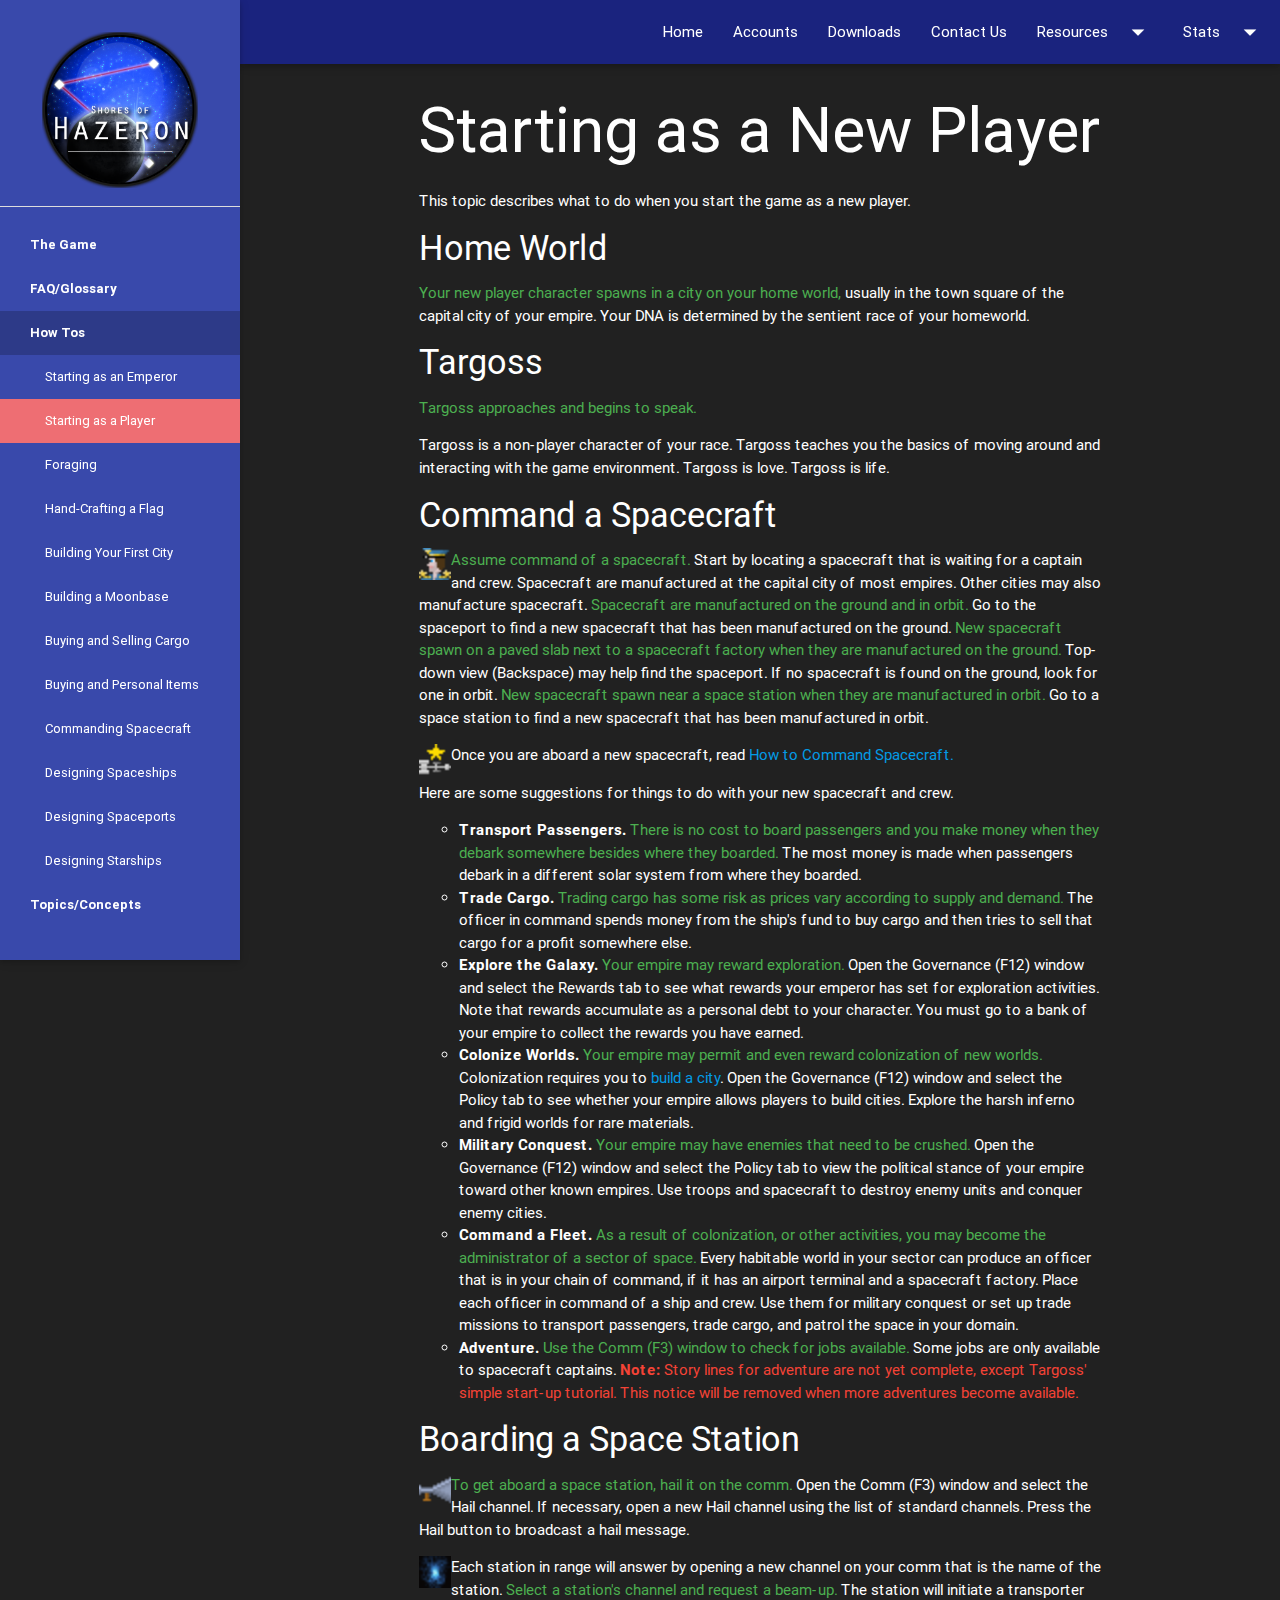
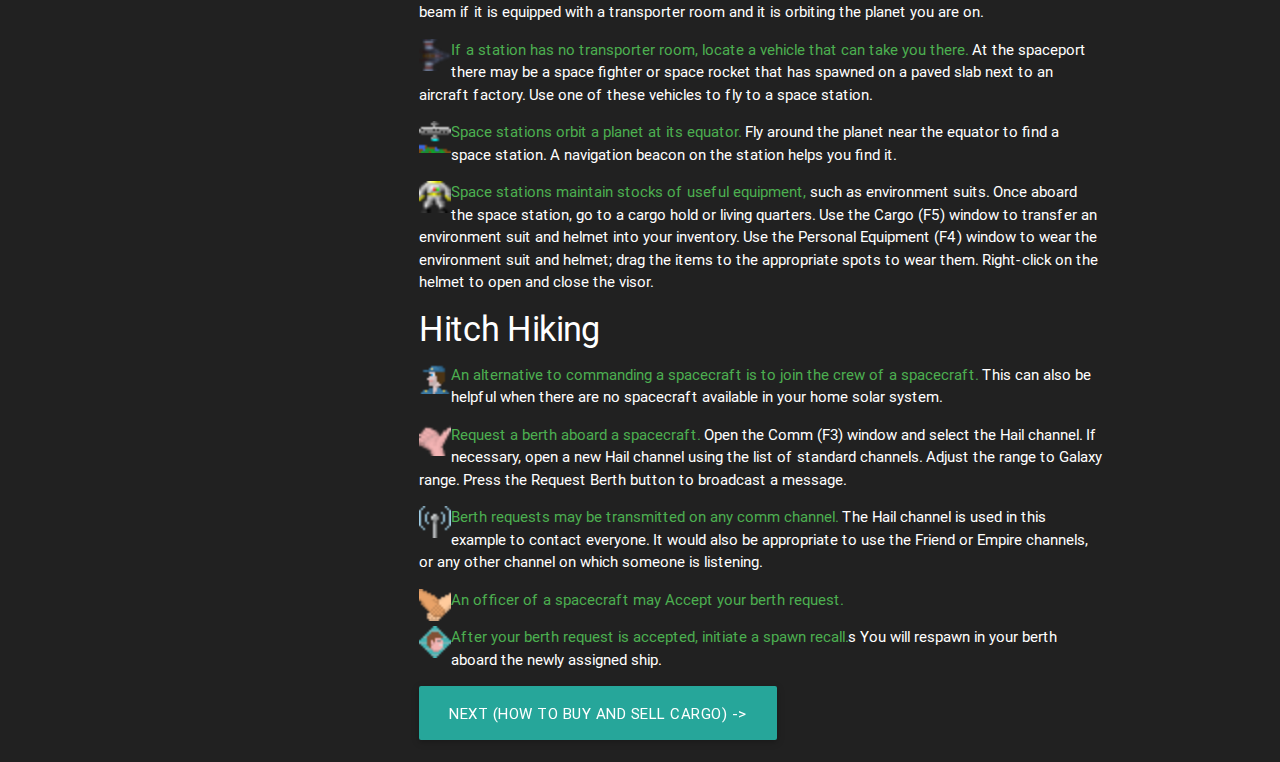
<file: manual/player.html>
<!DOCTYPE html>
<html>
<head lang="en">
    <meta charset="UTF-8">
    <link type="text/css" rel="stylesheet" href="/css/materialize.min.css" media="screen,projection" />
    <link type="text/css" rel="stylesheet" href="css/manual.css" />
    <title>Manual - Starting as a Player</title>
</head>
<body class="grey darken-4" style="overflow-x: hidden; color:white;">
<header>
    <ul id="stats-dropdown" class="dropdown-content indigo" style="margin-top: 64px">
        <li><a href="/servers.html" class="white-text waves-effect waves-light">Servers</a></li>
        <li><a href="/avatars.html" class="white-text waves-effect waves-light">Avatars</a></li>
        <li><a href="/empires.html" class="white-text waves-effect waves-light">Empires</a></li>
    </ul>
    <ul id="resources-dropdown" class="dropdown-content indigo" style="margin-top: 64px">
        <li><a href="/manual" class="white-text waves-effect waves-light">Manual</a></li>
        <li><a href="#" class="white-text waves-effect waves-light">Forums</a></li>
    </ul>
    <nav class="navbar-fixed indigo darken-4">
        <div class="container"><a href="#" data-activates="nav-mobile" class="button-collapse top-nav full"><i class="mdi-navigation-menu"></i></a></div>
        <div class="nav-wrapper">
            <ul class="right">
                <li class="waves-effect waves-light"><a href="/">Home</a></li>
                <li class="waves-effect waves-light"><a href="/account.html">Accounts</a></li>
                <li class="waves-effect waves-light"><a href="/software.html">Downloads</a></li>
                <li class="waves-effect waves-light"><a href="/contact.html">Contact Us</a></li>
                <li class="waves-effect waves-light"><a class="dropdown-button" href="#" data-activates="resources-dropdown">Resources<i class="mdi-navigation-arrow-drop-down right"></i></a></li>
                <li class="waves-effect waves-light"><a class="dropdown-button" href="#" data-activates="stats-dropdown">Stats<i class="mdi-navigation-arrow-drop-down right"></i></a></li>
            </ul>
        </div>
    </nav>
    <ul id="nav-mobile" class="side-nav fixed indigo darken-1">
        <li class="logo"><a id="logo-container" href="/" class="brand-logo">
            <img src="/images/logo.png" width="156"></a></li>
        <li><b><a href="/manual" class="waves-effect waves-purple white-text">The Game</a></b></li>
        <li><b><a href="faq.html" class="waves-effect waves-purple white-text">FAQ/Glossary</a></b></li>
        <li class="no-padding">
            <ul class="collapsible collapsible-accordion">
                <li>
                    <a class="collapsible-header active waves-effect waves-purple white-text"><b>How Tos</b></a>
                    <div class="collapsible-body">
                        <ul>
                            <li><a href="emperor.html" class="waves-effect waves-purple white-text">Starting as an Emperor</a></li>
                            <li class="active"><a href="player.html" class="waves-effect waves-purple white-text">Starting as a Player</a></li>
                            <li><a href="foraging.html" class="waves-effect waves-purple white-text">Foraging</a></li>
                            <li><a href="flagcraft.html" class="waves-effect waves-purple white-text">Hand-Crafting a Flag</a></li>
                            <li><a href="firstcity.html" class="waves-effect waves-purple white-text">Building Your First City</a></li>
                            <li><a href="moonbase.html" class="waves-effect waves-purple white-text">Building a Moonbase</a></li>
                            <li><a href="cargo.html" class="waves-effect waves-purple white-text">Buying and Selling Cargo</a></li>
                            <li><a href="personalItems.html" class="waves-effect waves-purple white-text">Buying and Personal Items</a></li>
                            <li><a href="commspace.html" class="waves-effect waves-purple white-text">Commanding Spacecraft</a></li>
                            <li><a href="designspsh.html" class="waves-effect waves-purple white-text">Designing Spaceships</a></li>
                            <li><a href="designsppo.html" class="waves-effect waves-purple white-text">Designing Spaceports</a></li>
                            <li><a href="designstsh.html" class="waves-effect waves-purple white-text">Designing Starships</a></li>

                        </ul>
                    </div>
                </li>
                <li>
                    <a class="collapsible-header waves-effect waves-purple white-text"><b>Topics/Concepts</b></a>
                    <div class="collapsible-body">
                        <ul>
                            <li><a href="empires.html" class="waves-effect waves-purple white-text">Empires</a></li>
                            <li><a href="ai.html" class="waves-effect waves-purple white-text">AI Controlled Empires</a></li>
                            <li><a href="animals.html" class="waves-effect waves-purple white-text">Animals</a></li>
                            <li><a href="atmosphere.html" class="waves-effect waves-purple white-text">Atmosphere</a></li>
                            <li><a href="cities.html" class="waves-effect waves-purple white-text">Cities & Citizens</a></li>
                            <li><a href="commodities.html" class="waves-effect waves-purple white-text">Commodities</a></li>
                            <li><a href="comms.html" class="waves-effect waves-purple white-text">Communication</a></li>
                            <li><a href="construction.html" class="waves-effect waves-purple white-text">Construction</a></li>
                            <li><a href="designst.html" class="waves-effect waves-purple white-text">Design Studio</a></li>
                            <li><a href="economy.html" class="waves-effect waves-purple white-text">Economy</a></li>
                            <li><a href="farms.html" class="waves-effect waves-purple white-text">Farms</a></li>
                            <li><a href="space.html" class="waves-effect waves-purple white-text">Space</a></li>
                            <li><a href="controls.html" class="waves-effect waves-purple white-text">Controls</a></li>
                            <li><a href="manufacturing.html" class="waves-effect waves-purple white-text">Manufacturing</a></li>
                            <li><a href="plants.html" class="waves-effect waves-purple white-text">Plants</a></li>
                            <li><a href="rocks.html" class="waves-effect waves-purple white-text">Rocks</a></li>
                            <li><a href="character.html" class="waves-effect waves-purple white-text">Character</a></li>
                            <li><a href="technology.html" class="waves-effect waves-purple white-text">Tech Level</a></li>
                            <li><a href="trade.html" class="waves-effect waves-purple white-text">Trade</a></li>
                            <li><a href="units.html" class="waves-effect waves-purple white-text">Unit Command</a></li>
                            <li><a href="vehicles.html" class="waves-effect waves-purple white-text">Vehicles</a></li>
                            <li><a href="ftl.html" class="waves-effect waves-purple white-text">FTL Travel</a></li>
                            <li><a href="planets.html" class="waves-effect waves-purple white-text">Planets</a></li>
                        </ul>
                    </div>
                </li>
            </ul>
        </li>
    </ul>

</header>
<main>
    <div class="container">
        <!-- Infomation -->
        <h1>Starting as a New Player</h1>
        <p>This topic describes what to do when you start the game as a new player.</p>
        <h4>Home World</h4>
        <p><f class="green-text">Your new player character spawns in a city on your home world,</f> usually in the town square of the capital city of your empire. Your DNA is determined by the sentient race of your homeworld.</p>

        <h4>Targoss</h4>
        <p class="green-text">Targoss approaches and begins to speak.</p>
        <p>Targoss is a non-player character of your race. Targoss teaches you the basics of moving around and interacting with the game environment. Targoss is love. Targoss is life.</p>

        <h4>Command a Spacecraft</h4>
        <img src="images/icons/Captain.png" align="left" height="32"/>
        <p><f class="green-text">Assume command of a spacecraft.</f> Start by locating a spacecraft that is waiting for a captain and crew. Spacecraft are manufactured at the capital city of most empires. Other cities may also manufacture spacecraft. <f class="green-text">Spacecraft are manufactured on the ground and in orbit.</f> Go to the spaceport to find a new spacecraft that has been manufactured on the ground. <f class="green-text">New spacecraft spawn on a paved slab next to a spacecraft factory when they are manufactured on the ground.</f> Top-down view (Backspace) may help find the spaceport. If no spacecraft is found on the ground, look for one in orbit. <f class="green-text">New spacecraft spawn near a space station when they are manufactured in orbit.</f> Go to a space station to find a new spacecraft that has been manufactured in orbit.</p>
        <img src="images/icons/GovSpacecraft.png" align="left" height="32">
        <p>Once you are aboard a new spacecraft, read <a href="commspace.html">How to Command Spacecraft.</a></p>
        <p>Here are some suggestions for things to do with your new spacecraft and crew.</p>
        <ol style="list-style-type: circle !important;">
            <li><b>Transport Passengers.</b> <f class="green-text">There is no cost to board passengers and you make money when they debark somewhere besides where they boarded.</f> The most money is made when passengers debark in a different solar system from where they boarded.</li>
            <li><b>Trade Cargo.</b> <f class="green-text">Trading cargo has some risk as prices vary according to supply and demand.</f> The officer in command spends money from the ship's fund to buy cargo and then tries to sell that cargo for a profit somewhere else.</li>
            <li><b>Explore the Galaxy.</b> <f class="green-text">Your empire may reward exploration.</f> Open the Governance (F12) window and select the Rewards tab to see what rewards your emperor has set for exploration activities. Note that rewards accumulate as a personal debt to your character. You must go to a bank of your empire to collect the rewards you have earned.</li>
            <li><b>Colonize Worlds.</b> <f class="green-text">Your empire may permit and even reward colonization of new worlds.</f> Colonization requires you to <a href="firstcity.html">build a city</a>. Open the Governance (F12) window and select the Policy tab to see whether your empire allows players to build cities. Explore the harsh inferno and frigid worlds for rare materials.</li>
            <li><b>Military Conquest.</b> <f class="green-text">Your empire may have enemies that need to be crushed.</f> Open the Governance (F12) window and select the Policy tab to view the political stance of your empire toward other known empires. Use troops and spacecraft to destroy enemy units and conquer enemy cities.</li>
            <li><b>Command a Fleet.</b> <f class="green-text">As a result of colonization, or other activities, you may become the administrator of a sector of space.</f> Every habitable world in your sector can produce an officer that is in your chain of command, if it has an airport terminal and a spacecraft factory. Place each officer in command of a ship and crew. Use them for military conquest or set up trade missions to transport passengers, trade cargo, and patrol the space in your domain.</li>
            <li><b>Adventure.</b> <f class="green-text">Use the Comm (F3) window to check for jobs available.</f> Some jobs are only available to spacecraft captains. <f class="red-text"><b>Note:</b> Story lines for adventure are not yet complete, except Targoss' simple start-up tutorial. This notice will be removed when more adventures become available.</f></li>
        </ol>

        <h4>Boarding a Space Station</h4>
        <img src="images/icons/CommHail.png" align="left" height="32"/>
        <p><f class="green-text">To get aboard a space station, hail it on the comm.</f> Open the Comm (F3) window and select the Hail channel. If necessary, open a new Hail channel using the list of standard channels. Press the Hail button to broadcast a hail message.</p>
        <img src="images/icons/MsgTransport.png" align="left" height="32"/>
        <p>Each station in range will answer by opening a new channel on your comm that is the name of the station. <f class="green-text">Select a station's channel and request a beam-up.</f> The station will initiate a transporter beam if it is equipped with a transporter room and it is orbiting the planet you are on.</p>
        <img src="images/icons/c_SpaceFighter.png" align="left" height="32"/>
        <p><f class="green-text">If a station has no transporter room, locate a vehicle that can take you there.</f> At the spaceport there may be a space fighter or space rocket that has spawned on a paved slab next to an aircraft factory. Use one of these vehicles to fly to a space station.</p>
        <img src="images/icons/CommStation.png" align="left" height="32"/>
        <p><f class="green-text">Space stations orbit a planet at its equator.</f> Fly around the planet near the equator to find a space station. A navigation beacon on the station helps you find it.</p>
        <img src="images/icons/c_VacSuit.png" align="left" height="32"/>
        <p><f class="green-text">Space stations maintain stocks of useful equipment,</f> such as environment suits. Once aboard the space station, go to a cargo hold or living quarters. Use the Cargo (F5) window to transfer an environment suit and helmet into your inventory. Use the Personal Equipment (F4) window to wear the environment suit and helmet; drag the items to the appropriate spots to wear them. Right-click on the helmet to open and close the visor.</p>

        <h4>Hitch Hiking</h4>
        <img src="images/icons/Crewman.png" align="left" height="32"/>
        <p><f class="green-text">An alternative to commanding a spacecraft is to join the crew of a spacecraft.</f> This can also be helpful when there are no spacecraft available in your home solar system.</p>
        <img src="images/icons/RequestBerth.png" align="left" height="32"/>
        <p><f class="green-text">Request a berth aboard a spacecraft.</f> Open the Comm (F3) window and select the Hail channel. If necessary, open a new Hail channel using the list of standard channels. Adjust the range to Galaxy range. Press the Request Berth button to broadcast a message.</p>
        <img src="images/icons/Comm.png" align="left" height="32"/>
        <p><f class="green-text">Berth requests may be transmitted on any comm channel.</f> The Hail channel is used in this example to contact everyone. It would also be appropriate to use the Friend or Empire channels, or any other channel on which someone is listening.</p>
        <img src="images/icons/MsgAccept.png" align="left" height="32"/>
        <p class="green-text">An officer of a spacecraft may Accept your berth request.</p>
        <img src="images/icons/SpawnRecall.png" align="left" height="32"/>
        <p><f class="green-text">After your berth request is accepted, initiate a spawn recall.</f>s You will respawn in your berth aboard the newly assigned ship.</p>

        <a href="" class="btn-large waves-effect waves-light center-align">Next (How To Buy and Sell Cargo) -></a>
    </div>
</main>

<script type="text/javascript" src="https://code.jquery.com/jquery-2.1.1.js"></script>
<script type="text/javascript" src="/js/materialize.js"></script>

<script>
    $(document).ready(function(){
        $(".dropdown-button").dropdown({hover: false});
        $(".collapsible").collapsible();
        $('.parallax').parallax();
        $('.button-collapse').sideNav();
        $(".collapsible-header.active").click();
    });
</script>
</body>
</html>
</file>
<file: manual/css/manual.css>
header, main, footer {
    padding-left: 240px;
}

@media only screen and (max-width : 992px) {
    header, main, footer {
        padding-left: 0;
    }
}

ul.side-nav.fixed li.logo {
    text-align: center;
    margin-top: 32px;
    margin-bottom: 16px;
    border-bottom: 1px solid #ddd; }

ul.side-nav.fixed li.logo:hover {
    background-color: transparent; }

ul.side-nav.fixed li {
    line-height: 44px;
}

ul.side-nav.fixed li:hover, ul.side-nav.fixed li.active {
    background-color: rgba(0, 0, 0, 0.2); }

ul.side-nav.fixed li a {
    font-size: 13px; }

ul.side-nav.fixed ul.collapsible-accordion {
    background-color: #3949ab; }

ul.side-nav.fixed:hover {
    overflow-y: auto; }

ul.side-nav ul.collapsible {
    border: none;
    -webkit-box-shadow: none;
    -moz-box-shadow: none;
    box-shadow: none; }

ul.side-nav ul.collapsible li {
    padding: 0; }

ul.side-nav .collapsible-header {
    background-color: transparent;
    border: none;
    line-height: inherit;
    height: inherit;
    margin: 0 1rem; }

ul.side-nav .collapsible-header i {
    line-height: inherit; }

ul.side-nav .collapsible-body {
    border: 0;
    background-color: #3949ab; }

ul.side-nav .collapsible-body li a {
    margin: 0 1rem 0 2rem; }

ul.side-nav .collapsible-body li.active, ul.side-nav.fixed .collapsible-body li.active {
    background-color: #ee6e73; }
ul.side-nav .collapsible-body li.active a, ul.side-nav.fixed .collapsible-body li.active a {
    color: #ee6e73; }

a.button-collapse.top-nav {
    position: absolute;
    left: 5%;
    top: 0;
    float: none;
    margin-left: 1rem;
    color: #fff;
    font-size: 32px;
    z-index: 2; }
a.button-collapse.top-nav.full {
    line-height: 64px; }

@media only screen and (max-width : 600px) {
    a.button-collapse.top-nav {
        left: 2.5%; }
}
</file>
